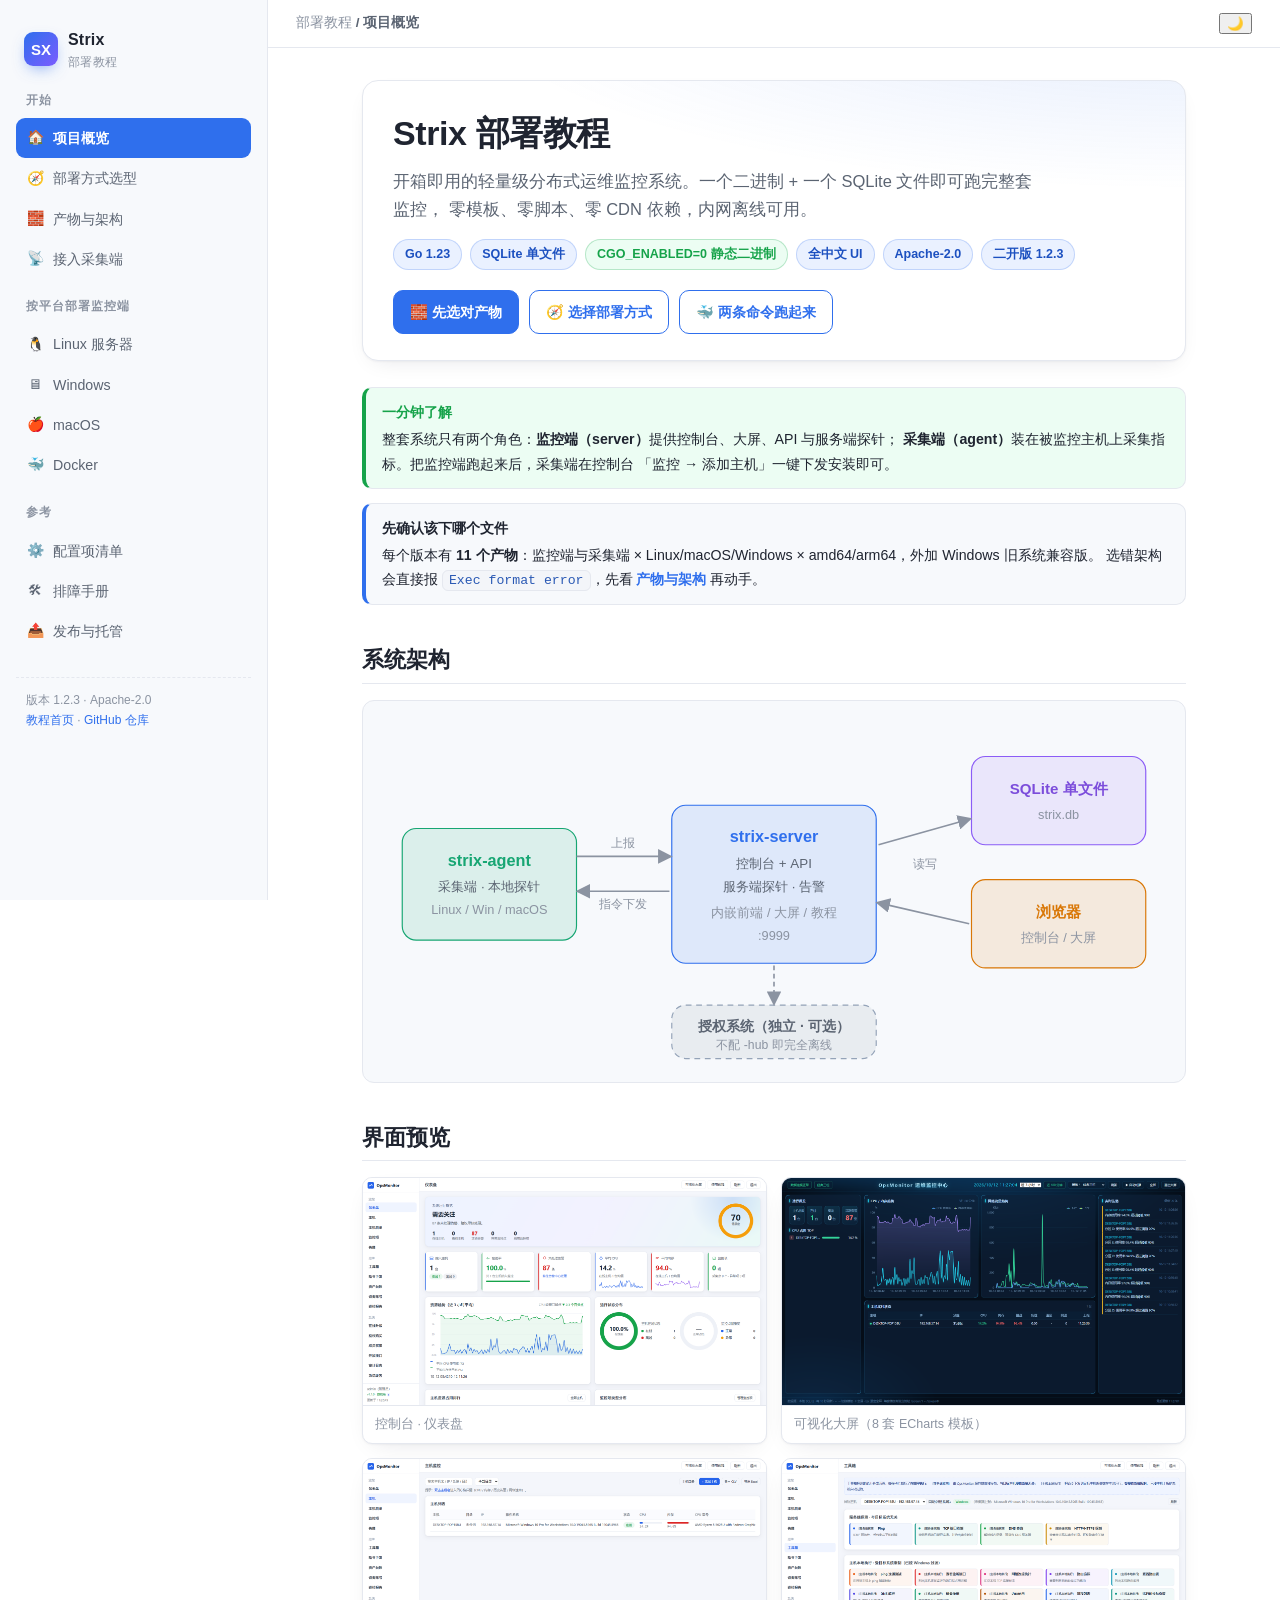
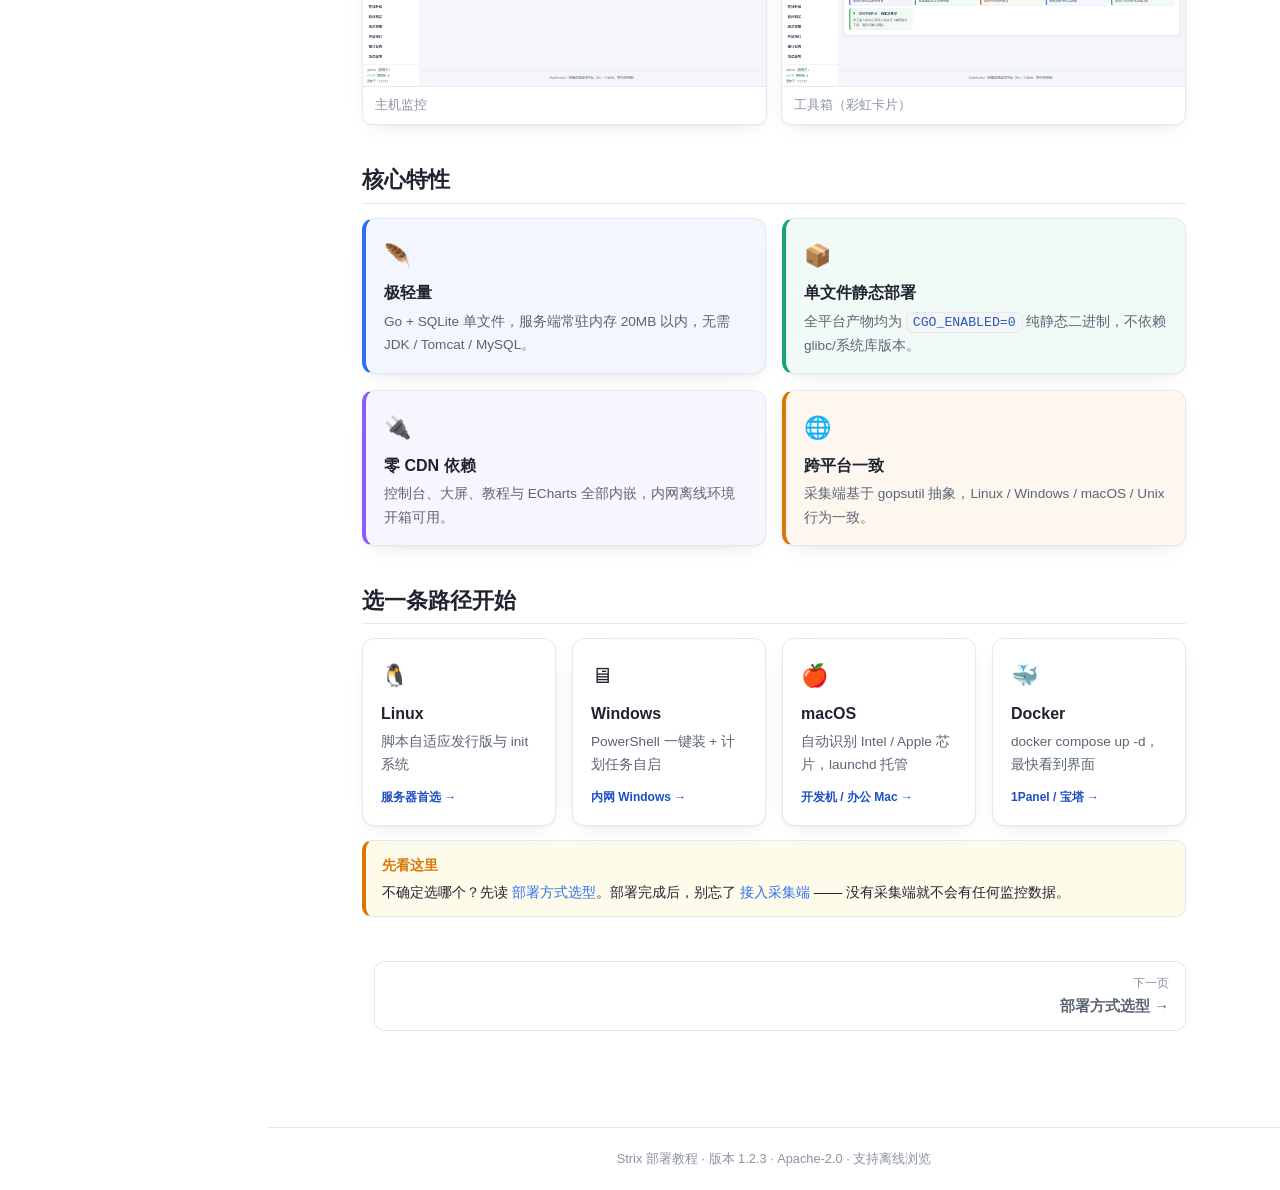
<file: index.html>
<!DOCTYPE html>
<html lang="zh-CN" data-theme="light">
<head>
<meta charset="UTF-8">
<meta name="viewport" content="width=device-width, initial-scale=1">
<title>项目概览 · Strix 部署教程</title>
<meta name="description" content="Strix 轻量级分布式运维监控系统 · 部署教程">
<link rel="icon" type="image/svg+xml" href="assets/favicon.svg">
<link rel="stylesheet" href="assets/style.css">
</head>
<body data-title="项目概览">
<div class="layout">
  <aside class="sidebar" id="sidebar"></aside>
  <div class="main">
    <header class="topbar">
      <button class="menu-toggle" id="menu-toggle" aria-label="菜单">☰</button>
      <span class="crumb" id="crumb"></span>
      <span class="spacer"></span>
      <button class="menu-toggle" id="theme-toggle" aria-label="切换主题">🌙</button>
    </header>

    <div class="content">

      <div class="hero">
        <h1>Strix 部署教程</h1>
        <p class="lead">
          开箱即用的轻量级分布式运维监控系统。一个二进制 + 一个 SQLite 文件即可跑完整套监控，
          零模板、零脚本、零 CDN 依赖，内网离线可用。
        </p>
        <div class="badges">
          <span class="badge">Go 1.23</span>
          <span class="badge">SQLite 单文件</span>
          <span class="badge g">CGO_ENABLED=0 静态二进制</span>
          <span class="badge">全中文 UI</span>
          <span class="badge">Apache-2.0</span>
          <span class="badge">二开版 1.2.3</span>
        </div>
        <div class="btn-row">
          <a class="btn" href="download.html">🧱 先选对产物</a>
          <a class="btn ghost" href="choose.html">🧭 选择部署方式</a>
          <a class="btn ghost" href="docker.html">🐳 两条命令跑起来</a>
        </div>
      </div>

      <div class="callout tip">
        <span class="t">一分钟了解</span>
        <p>整套系统只有两个角色：<b>监控端（server）</b>提供控制台、大屏、API 与服务端探针；
        <b>采集端（agent）</b>装在被监控主机上采集指标。把监控端跑起来后，采集端在控制台
        「监控 → 添加主机」一键下发安装即可。</p>
      </div>

      <div class="callout">
        <span class="t">先确认该下哪个文件</span>
        <p>每个版本有 <b>11 个产物</b>：监控端与采集端 × Linux/macOS/Windows × amd64/arm64，外加 Windows 旧系统兼容版。
        选错架构会直接报 <code>Exec format error</code>，先看 <a href="download.html"><b>产物与架构</b></a> 再动手。</p>
      </div>

      <h2>系统架构</h2>
      <div class="arch">
        <svg viewBox="0 0 680 300" role="img" aria-label="Strix 架构图">
          <defs>
            <marker id="ar" markerWidth="9" markerHeight="9" refX="7" refY="4.5" orient="auto">
              <path d="M0,0 L9,4.5 L0,9 Z" fill="#8b93a1"/>
            </marker>
          </defs>
          <!-- agent -->
          <rect x="20" y="96" width="150" height="96" rx="12" fill="#17a673" fill-opacity="0.12" stroke="#17a673"/>
          <text x="95" y="128" text-anchor="middle" font-size="14" font-weight="700" fill="#17a673">strix-agent</text>
          <text x="95" y="150" text-anchor="middle" font-size="11.5" fill="#5b6472">采集端 · 本地探针</text>
          <text x="95" y="170" text-anchor="middle" font-size="11" fill="#8b93a1">Linux / Win / macOS</text>

          <!-- server -->
          <rect x="252" y="76" width="176" height="136" rx="12" fill="#2f6fed" fill-opacity="0.12" stroke="#2f6fed"/>
          <text x="340" y="108" text-anchor="middle" font-size="14" font-weight="700" fill="#2f6fed">strix-server</text>
          <text x="340" y="130" text-anchor="middle" font-size="11.5" fill="#5b6472">控制台 + API</text>
          <text x="340" y="150" text-anchor="middle" font-size="11.5" fill="#5b6472">服务端探针 · 告警</text>
          <text x="340" y="172" text-anchor="middle" font-size="11" fill="#8b93a1">内嵌前端 / 大屏 / 教程</text>
          <text x="340" y="192" text-anchor="middle" font-size="11" fill="#8b93a1">:9999</text>

          <!-- sqlite -->
          <rect x="510" y="34" width="150" height="76" rx="12" fill="#8b5cf6" fill-opacity="0.12" stroke="#8b5cf6"/>
          <text x="585" y="66" text-anchor="middle" font-size="13" font-weight="700" fill="#7c4ddb">SQLite 单文件</text>
          <text x="585" y="88" text-anchor="middle" font-size="11" fill="#8b93a1">strix.db</text>

          <!-- browser -->
          <rect x="510" y="140" width="150" height="76" rx="12" fill="#d97706" fill-opacity="0.12" stroke="#d97706"/>
          <text x="585" y="172" text-anchor="middle" font-size="13" font-weight="700" fill="#d97706">浏览器</text>
          <text x="585" y="194" text-anchor="middle" font-size="11" fill="#8b93a1">控制台 / 大屏</text>

          <!-- hub -->
          <rect x="252" y="248" width="176" height="46" rx="12" fill="#64748b" fill-opacity="0.10" stroke="#94a3b8" stroke-dasharray="5 4"/>
          <text x="340" y="270" text-anchor="middle" font-size="12" font-weight="600" fill="#64748b">授权系统（独立 · 可选）</text>
          <text x="340" y="286" text-anchor="middle" font-size="10.5" fill="#8b93a1">不配 -hub 即完全离线</text>

          <!-- arrows -->
          <line x1="170" y1="120" x2="250" y2="120" stroke="#8b93a1" stroke-width="1.4" marker-end="url(#ar)"/>
          <text x="210" y="112" text-anchor="middle" font-size="10.5" fill="#8b93a1">上报</text>
          <line x1="250" y1="150" x2="172" y2="150" stroke="#8b93a1" stroke-width="1.4" marker-end="url(#ar)"/>
          <text x="210" y="164" text-anchor="middle" font-size="10.5" fill="#8b93a1">指令下发</text>
          <line x1="430" y1="110" x2="508" y2="88" stroke="#8b93a1" stroke-width="1.4" marker-end="url(#ar)"/>
          <line x1="508" y1="178" x2="430" y2="160" stroke="#8b93a1" stroke-width="1.4" marker-end="url(#ar)"/>
          <text x="470" y="130" text-anchor="middle" font-size="10.5" fill="#8b93a1">读写</text>
          <line x1="340" y1="214" x2="340" y2="246" stroke="#94a3b8" stroke-width="1.4" stroke-dasharray="4 3" marker-end="url(#ar)"/>
        </svg>
      </div>

      <h2>界面预览</h2>
      <div class="shots">
        <figure class="shot" style="margin:0">
          <img src="assets/screenshots/dashboard.png" alt="控制台仪表盘" loading="lazy">
          <figcaption class="cap">控制台 · 仪表盘</figcaption>
        </figure>
        <figure class="shot" style="margin:0">
          <img src="assets/screenshots/screen-1.png" alt="可视化大屏" loading="lazy">
          <figcaption class="cap">可视化大屏（8 套 ECharts 模板）</figcaption>
        </figure>
        <figure class="shot" style="margin:0">
          <img src="assets/screenshots/hosts.png" alt="主机监控" loading="lazy">
          <figcaption class="cap">主机监控</figcaption>
        </figure>
        <figure class="shot" style="margin:0">
          <img src="assets/screenshots/tools.png" alt="工具箱" loading="lazy">
          <figcaption class="cap">工具箱（彩虹卡片）</figcaption>
        </figure>
      </div>

      <h2>核心特性</h2>
      <div class="grid c2">
        <div class="card rainbow" style="--tc:#2f6fed">
          <div class="c-ico">🪶</div>
          <h3>极轻量</h3>
          <p>Go + SQLite 单文件，服务端常驻内存 20MB 以内，无需 JDK / Tomcat / MySQL。</p>
        </div>
        <div class="card rainbow" style="--tc:#17a673">
          <div class="c-ico">📦</div>
          <h3>单文件静态部署</h3>
          <p>全平台产物均为 <code>CGO_ENABLED=0</code> 纯静态二进制，不依赖 glibc/系统库版本。</p>
        </div>
        <div class="card rainbow" style="--tc:#8b5cf6">
          <div class="c-ico">🔌</div>
          <h3>零 CDN 依赖</h3>
          <p>控制台、大屏、教程与 ECharts 全部内嵌，内网离线环境开箱可用。</p>
        </div>
        <div class="card rainbow" style="--tc:#d97706">
          <div class="c-ico">🌐</div>
          <h3>跨平台一致</h3>
          <p>采集端基于 gopsutil 抽象，Linux / Windows / macOS / Unix 行为一致。</p>
        </div>
      </div>

      <h2>选一条路径开始</h2>
      <div class="grid c4">
        <a class="card" href="linux.html">
          <div class="c-ico">🐧</div>
          <h3>Linux</h3>
          <p>脚本自适应发行版与 init 系统</p>
          <span class="tag">服务器首选 →</span>
        </a>
        <a class="card" href="windows.html">
          <div class="c-ico">🖥</div>
          <h3>Windows</h3>
          <p>PowerShell 一键装 + 计划任务自启</p>
          <span class="tag">内网 Windows →</span>
        </a>
        <a class="card" href="macos.html">
          <div class="c-ico">🍎</div>
          <h3>macOS</h3>
          <p>自动识别 Intel / Apple 芯片，launchd 托管</p>
          <span class="tag">开发机 / 办公 Mac →</span>
        </a>
        <a class="card" href="docker.html">
          <div class="c-ico">🐳</div>
          <h3>Docker</h3>
          <p>docker compose up -d，最快看到界面</p>
          <span class="tag">1Panel / 宝塔 →</span>
        </a>
      </div>

      <div class="callout warn">
        <span class="t">先看这里</span>
        <p>不确定选哪个？先读 <a href="choose.html">部署方式选型</a>。部署完成后，别忘了
        <a href="agent.html">接入采集端</a> —— 没有采集端就不会有任何监控数据。</p>
      </div>

      <div class="pager">
        <span></span>
        <a class="next" href="choose.html">
          <span class="lbl">下一页</span><b>部署方式选型 →</b>
        </a>
      </div>

    </div>
    <footer class="foot">Strix 部署教程 · 版本 1.2.3 · Apache-2.0 · 支持离线浏览</footer>
  </div>
</div>
<script src="assets/site.js"></script>
</body>
</html>
</file>
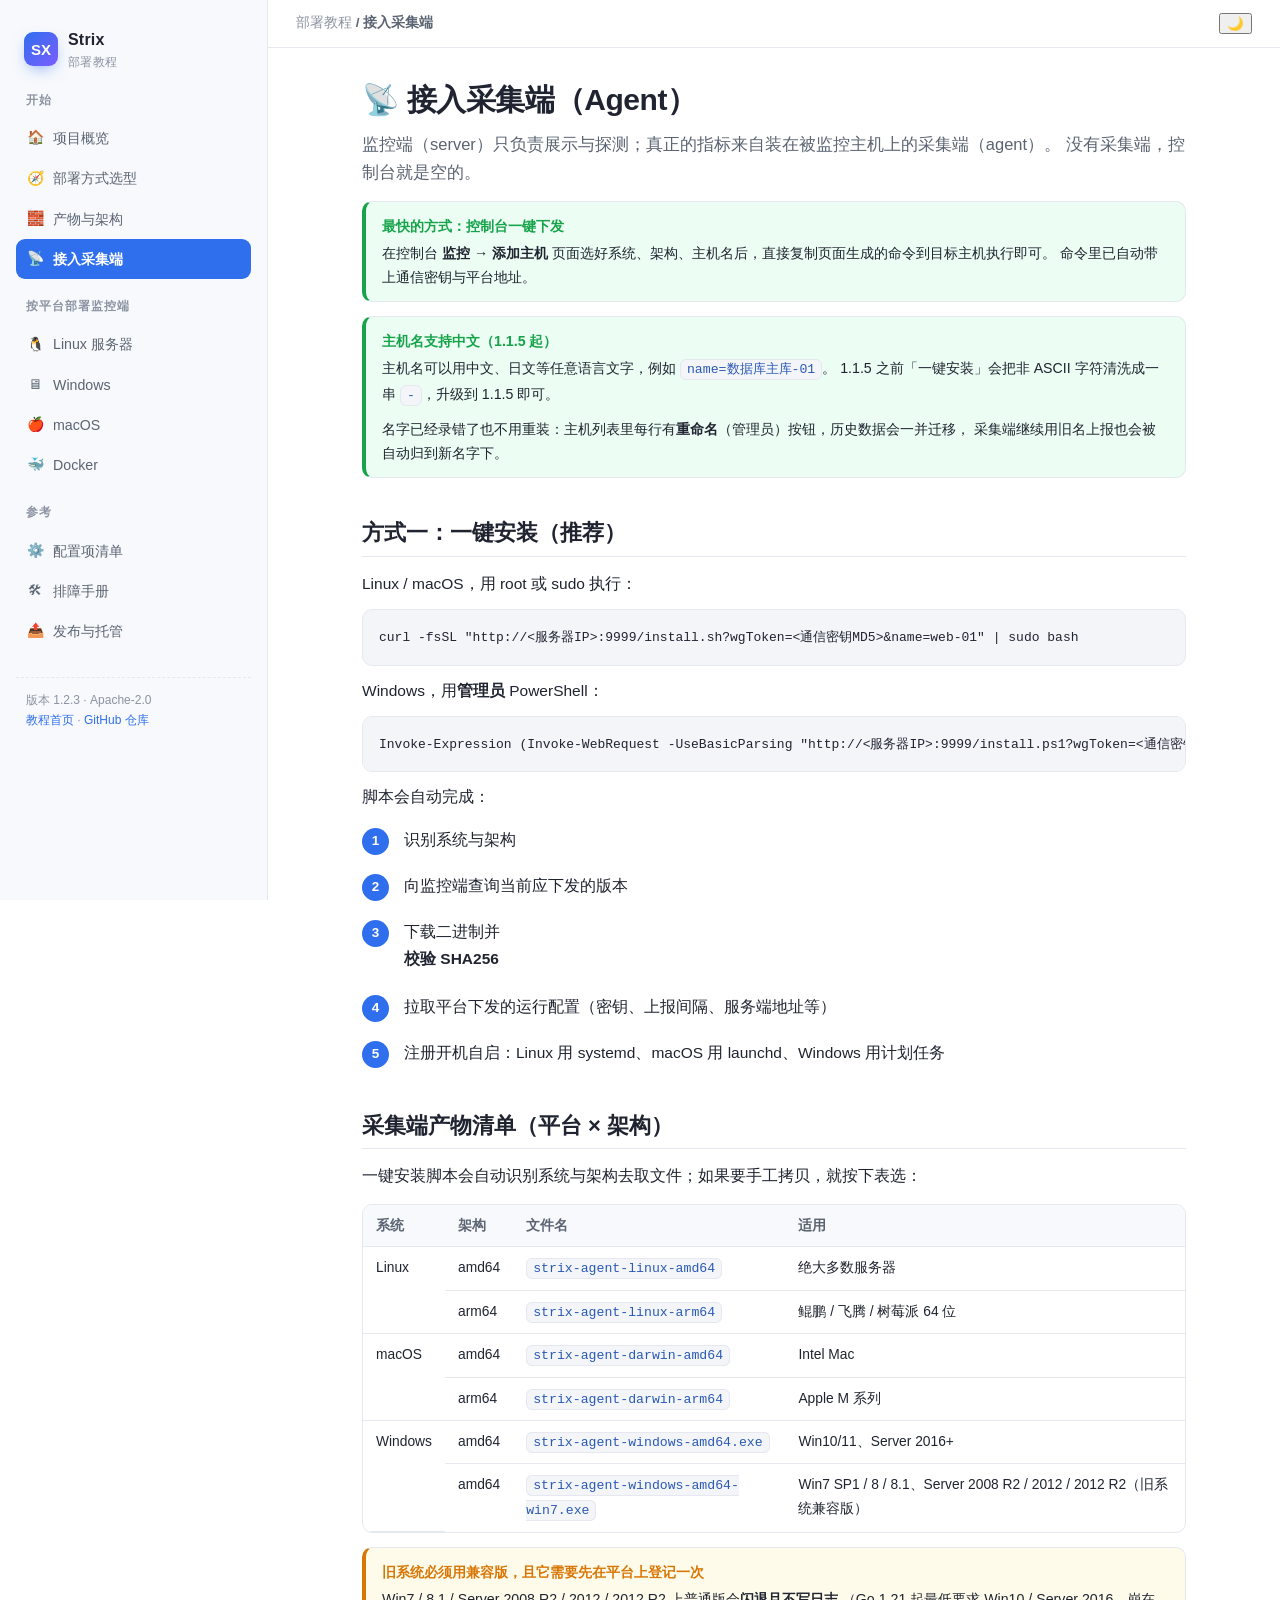
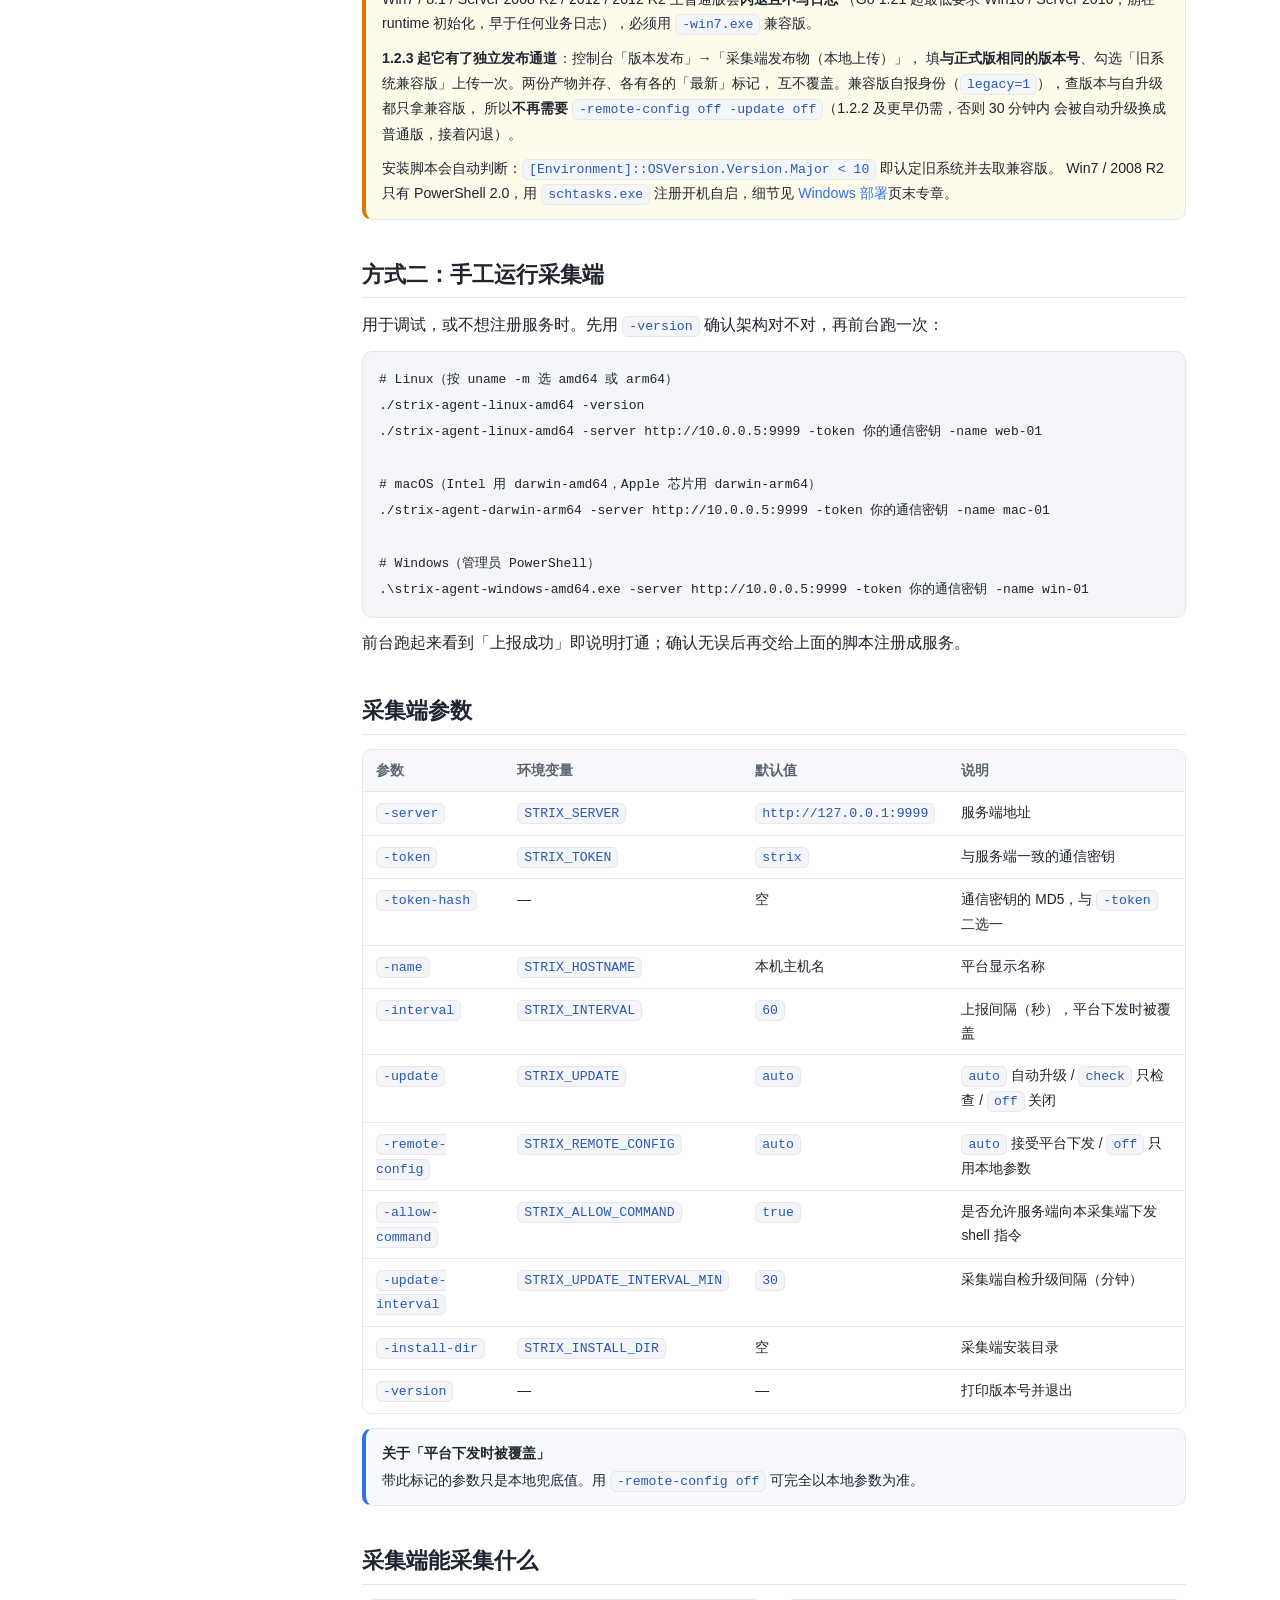
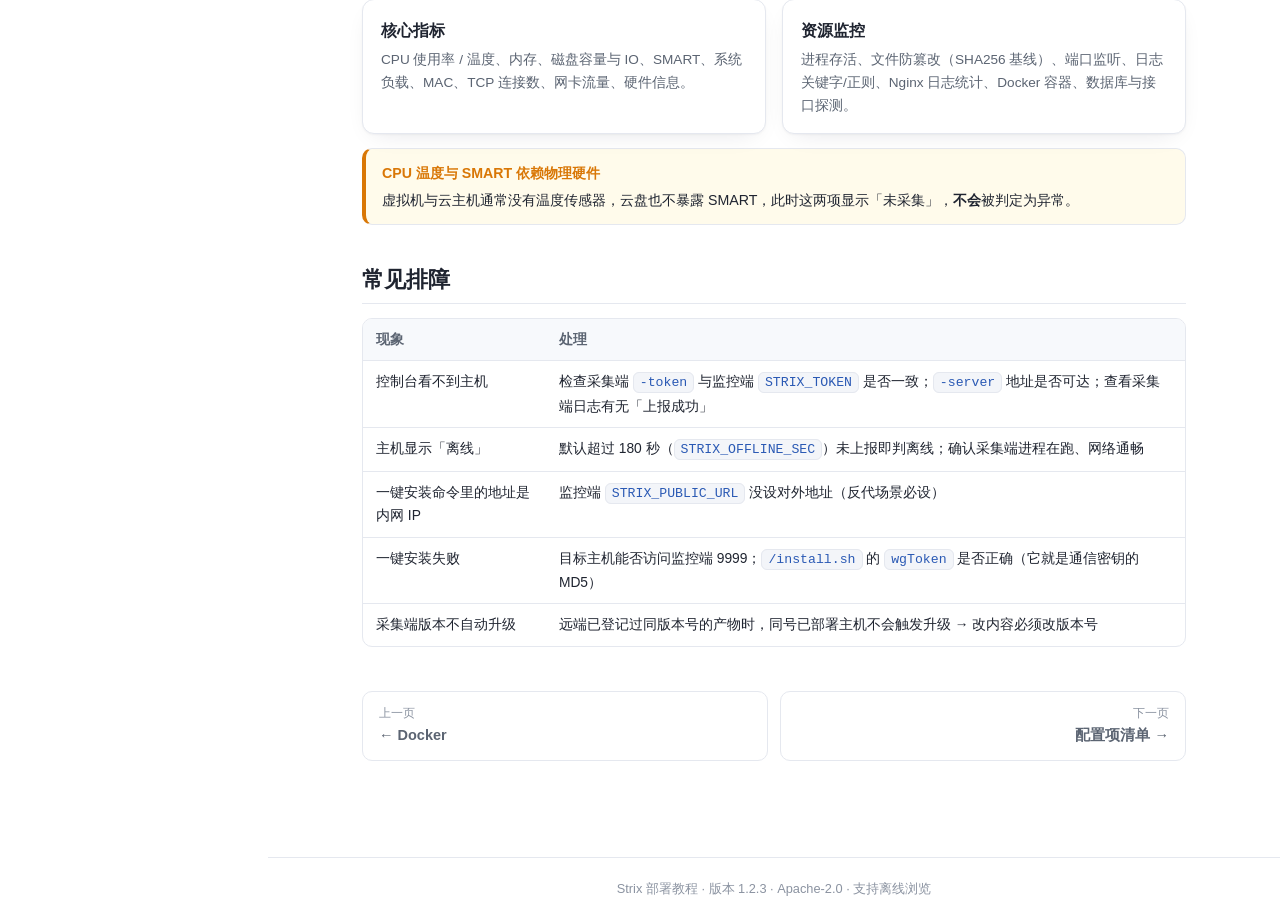
<file: agent.html>
<!DOCTYPE html>
<html lang="zh-CN" data-theme="light">
<head>
<meta charset="UTF-8">
<meta name="viewport" content="width=device-width, initial-scale=1">
<title>接入采集端 · Strix 部署教程</title>
<link rel="icon" type="image/svg+xml" href="assets/favicon.svg">
<link rel="stylesheet" href="assets/style.css">
</head>
<body data-title="接入采集端">
<div class="layout">
  <aside class="sidebar" id="sidebar"></aside>
  <div class="main">
    <header class="topbar">
      <button class="menu-toggle" id="menu-toggle" aria-label="菜单">☰</button>
      <span class="crumb" id="crumb"></span>
      <span class="spacer"></span>
      <button class="menu-toggle" id="theme-toggle" aria-label="切换主题">🌙</button>
    </header>

    <div class="content">
      <h1>📡 接入采集端（Agent）</h1>
      <p class="lead">监控端（server）只负责展示与探测；真正的指标来自装在被监控主机上的采集端（agent）。
      没有采集端，控制台就是空的。</p>

      <div class="callout tip">
        <span class="t">最快的方式：控制台一键下发</span>
        <p>在控制台 <b>监控 → 添加主机</b> 页面选好系统、架构、主机名后，直接复制页面生成的命令到目标主机执行即可。
        命令里已自动带上通信密钥与平台地址。</p>
      </div>

      <div class="callout tip">
        <span class="t">主机名支持中文（1.1.5 起）</span>
        <p>主机名可以用中文、日文等任意语言文字，例如 <code>name=数据库主库-01</code>。
        1.1.5 之前「一键安装」会把非 ASCII 字符清洗成一串 <code>-</code>，升级到 1.1.5 即可。</p>
        <p>名字已经录错了也不用重装：主机列表里每行有<b>重命名</b>（管理员）按钮，历史数据会一并迁移，
        采集端继续用旧名上报也会被自动归到新名字下。</p>
      </div>

      <h2>方式一：一键安装（推荐）</h2>
      <p>Linux / macOS，用 root 或 sudo 执行：</p>
      <pre><code>curl -fsSL "http://&lt;服务器IP&gt;:9999/install.sh?wgToken=&lt;通信密钥MD5&gt;&amp;name=web-01" | sudo bash</code></pre>
      <p>Windows，用<b>管理员</b> PowerShell：</p>
      <pre><code>Invoke-Expression (Invoke-WebRequest -UseBasicParsing "http://&lt;服务器IP&gt;:9999/install.ps1?wgToken=&lt;通信密钥MD5&gt;&amp;name=win-01").Content</code></pre>
      <p>脚本会自动完成：</p>
      <ol class="steps">
        <li>识别系统与架构</li>
        <li>向监控端查询当前应下发的版本</li>
        <li>下载二进制并<b>校验 SHA256</b></li>
        <li>拉取平台下发的运行配置（密钥、上报间隔、服务端地址等）</li>
        <li>注册开机自启：Linux 用 systemd、macOS 用 launchd、Windows 用计划任务</li>
      </ol>

      <h2>采集端产物清单（平台 × 架构）</h2>
      <p>一键安装脚本会自动识别系统与架构去取文件；如果要手工拷贝，就按下表选：</p>
      <div class="table-wrap">
        <table>
          <thead><tr><th>系统</th><th>架构</th><th>文件名</th><th>适用</th></tr></thead>
          <tbody>
            <tr><td rowspan="2">Linux</td><td>amd64</td><td><code>strix-agent-linux-amd64</code></td><td>绝大多数服务器</td></tr>
            <tr><td>arm64</td><td><code>strix-agent-linux-arm64</code></td><td>鲲鹏 / 飞腾 / 树莓派 64 位</td></tr>
            <tr><td rowspan="2">macOS</td><td>amd64</td><td><code>strix-agent-darwin-amd64</code></td><td>Intel Mac</td></tr>
            <tr><td>arm64</td><td><code>strix-agent-darwin-arm64</code></td><td>Apple M 系列</td></tr>
            <tr><td rowspan="2">Windows</td><td>amd64</td><td><code>strix-agent-windows-amd64.exe</code></td><td>Win10/11、Server 2016+</td></tr>
            <tr><td>amd64</td><td><code>strix-agent-windows-amd64-win7.exe</code></td><td>Win7 SP1 / 8 / 8.1、Server 2008 R2 / 2012 / 2012 R2（旧系统兼容版）</td></tr>
          </tbody>
        </table>
      </div>
      <div class="callout warn">
        <span class="t">旧系统必须用兼容版，且它需要先在平台上登记一次</span>
        <p>Win7 / 8.1 / Server 2008 R2 / 2012 / 2012 R2 上普通版会<b>闪退且不写日志</b>
        （Go 1.21 起最低要求 Win10 / Server 2016，崩在 runtime 初始化，早于任何业务日志），必须用
        <code>-win7.exe</code> 兼容版。</p>
        <p><b>1.2.3 起它有了独立发布通道</b>：控制台「版本发布」→「采集端发布物（本地上传）」，
        填<b>与正式版相同的版本号</b>、勾选「旧系统兼容版」上传一次。两份产物并存、各有各的「最新」标记，
        互不覆盖。兼容版自报身份（<code>legacy=1</code>），查版本与自升级都只拿兼容版，
        所以<b>不再需要</b> <code>-remote-config off -update off</code>（1.2.2 及更早仍需，否则 30 分钟内
        会被自动升级换成普通版，接着闪退）。</p>
        <p>安装脚本会自动判断：<code>[Environment]::OSVersion.Version.Major &lt; 10</code> 即认定旧系统并去取兼容版。
        Win7 / 2008 R2 只有 PowerShell 2.0，用 <code>schtasks.exe</code> 注册开机自启，细节见
        <a href="windows.html">Windows 部署</a>页末专章。</p>
      </div>

      <h2>方式二：手工运行采集端</h2>
      <p>用于调试，或不想注册服务时。先用 <code>-version</code> 确认架构对不对，再前台跑一次：</p>
      <pre><code># Linux（按 uname -m 选 amd64 或 arm64）
./strix-agent-linux-amd64 -version
./strix-agent-linux-amd64 -server http://10.0.0.5:9999 -token 你的通信密钥 -name web-01

# macOS（Intel 用 darwin-amd64，Apple 芯片用 darwin-arm64）
./strix-agent-darwin-arm64 -server http://10.0.0.5:9999 -token 你的通信密钥 -name mac-01

# Windows（管理员 PowerShell）
.\strix-agent-windows-amd64.exe -server http://10.0.0.5:9999 -token 你的通信密钥 -name win-01</code></pre>
      <p>前台跑起来看到「上报成功」即说明打通；确认无误后再交给上面的脚本注册成服务。</p>

      <h2>采集端参数</h2>
      <div class="table-wrap">
        <table>
          <thead><tr><th>参数</th><th>环境变量</th><th>默认值</th><th>说明</th></tr></thead>
          <tbody>
            <tr><td><code>-server</code></td><td><code>STRIX_SERVER</code></td><td><code>http://127.0.0.1:9999</code></td><td>服务端地址</td></tr>
            <tr><td><code>-token</code></td><td><code>STRIX_TOKEN</code></td><td><code>strix</code></td><td>与服务端一致的通信密钥</td></tr>
            <tr><td><code>-token-hash</code></td><td>—</td><td>空</td><td>通信密钥的 MD5，与 <code>-token</code> 二选一</td></tr>
            <tr><td><code>-name</code></td><td><code>STRIX_HOSTNAME</code></td><td>本机主机名</td><td>平台显示名称</td></tr>
            <tr><td><code>-interval</code></td><td><code>STRIX_INTERVAL</code></td><td><code>60</code></td><td>上报间隔（秒），平台下发时被覆盖</td></tr>
            <tr><td><code>-update</code></td><td><code>STRIX_UPDATE</code></td><td><code>auto</code></td><td><code>auto</code> 自动升级 / <code>check</code> 只检查 / <code>off</code> 关闭</td></tr>
            <tr><td><code>-remote-config</code></td><td><code>STRIX_REMOTE_CONFIG</code></td><td><code>auto</code></td><td><code>auto</code> 接受平台下发 / <code>off</code> 只用本地参数</td></tr>
            <tr><td><code>-allow-command</code></td><td><code>STRIX_ALLOW_COMMAND</code></td><td><code>true</code></td><td>是否允许服务端向本采集端下发 shell 指令</td></tr>
            <tr><td><code>-update-interval</code></td><td><code>STRIX_UPDATE_INTERVAL_MIN</code></td><td><code>30</code></td><td>采集端自检升级间隔（分钟）</td></tr>
            <tr><td><code>-install-dir</code></td><td><code>STRIX_INSTALL_DIR</code></td><td>空</td><td>采集端安装目录</td></tr>
            <tr><td><code>-version</code></td><td>—</td><td>—</td><td>打印版本号并退出</td></tr>
          </tbody>
        </table>
      </div>
      <div class="callout">
        <span class="t">关于「平台下发时被覆盖」</span>
        <p>带此标记的参数只是本地兜底值。用 <code>-remote-config off</code> 可完全以本地参数为准。</p>
      </div>

      <h2>采集端能采集什么</h2>
      <div class="grid c2">
        <div class="card"><h3>核心指标</h3><p>CPU 使用率 / 温度、内存、磁盘容量与 IO、SMART、系统负载、MAC、TCP 连接数、网卡流量、硬件信息。</p></div>
        <div class="card"><h3>资源监控</h3><p>进程存活、文件防篡改（SHA256 基线）、端口监听、日志关键字/正则、Nginx 日志统计、Docker 容器、数据库与接口探测。</p></div>
      </div>
      <div class="callout warn">
        <span class="t">CPU 温度与 SMART 依赖物理硬件</span>
        <p>虚拟机与云主机通常没有温度传感器，云盘也不暴露 SMART，此时这两项显示「未采集」，<b>不会</b>被判定为异常。</p>
      </div>

      <h2>常见排障</h2>
      <div class="table-wrap">
        <table>
          <thead><tr><th>现象</th><th>处理</th></tr></thead>
          <tbody>
            <tr><td>控制台看不到主机</td><td>检查采集端 <code>-token</code> 与监控端 <code>STRIX_TOKEN</code> 是否一致；<code>-server</code> 地址是否可达；查看采集端日志有无「上报成功」</td></tr>
            <tr><td>主机显示「离线」</td><td>默认超过 180 秒（<code>STRIX_OFFLINE_SEC</code>）未上报即判离线；确认采集端进程在跑、网络通畅</td></tr>
            <tr><td>一键安装命令里的地址是内网 IP</td><td>监控端 <code>STRIX_PUBLIC_URL</code> 没设对外地址（反代场景必设）</td></tr>
            <tr><td>一键安装失败</td><td>目标主机能否访问监控端 9999；<code>/install.sh</code> 的 <code>wgToken</code> 是否正确（它就是通信密钥的 MD5）</td></tr>
            <tr><td>采集端版本不自动升级</td><td>远端已登记过同版本号的产物时，同号已部署主机不会触发升级 → 改内容必须改版本号</td></tr>
          </tbody>
        </table>
      </div>

      <div class="pager">
        <a href="docker.html"><span class="lbl">上一页</span><b>← Docker</b></a>
        <a class="next" href="config.html"><span class="lbl">下一页</span><b>配置项清单 →</b></a>
      </div>
    </div>
    <footer class="foot">Strix 部署教程 · 版本 1.2.3 · Apache-2.0 · 支持离线浏览</footer>
  </div>
</div>
<script src="assets/site.js"></script>
</body>
</html>
</file>
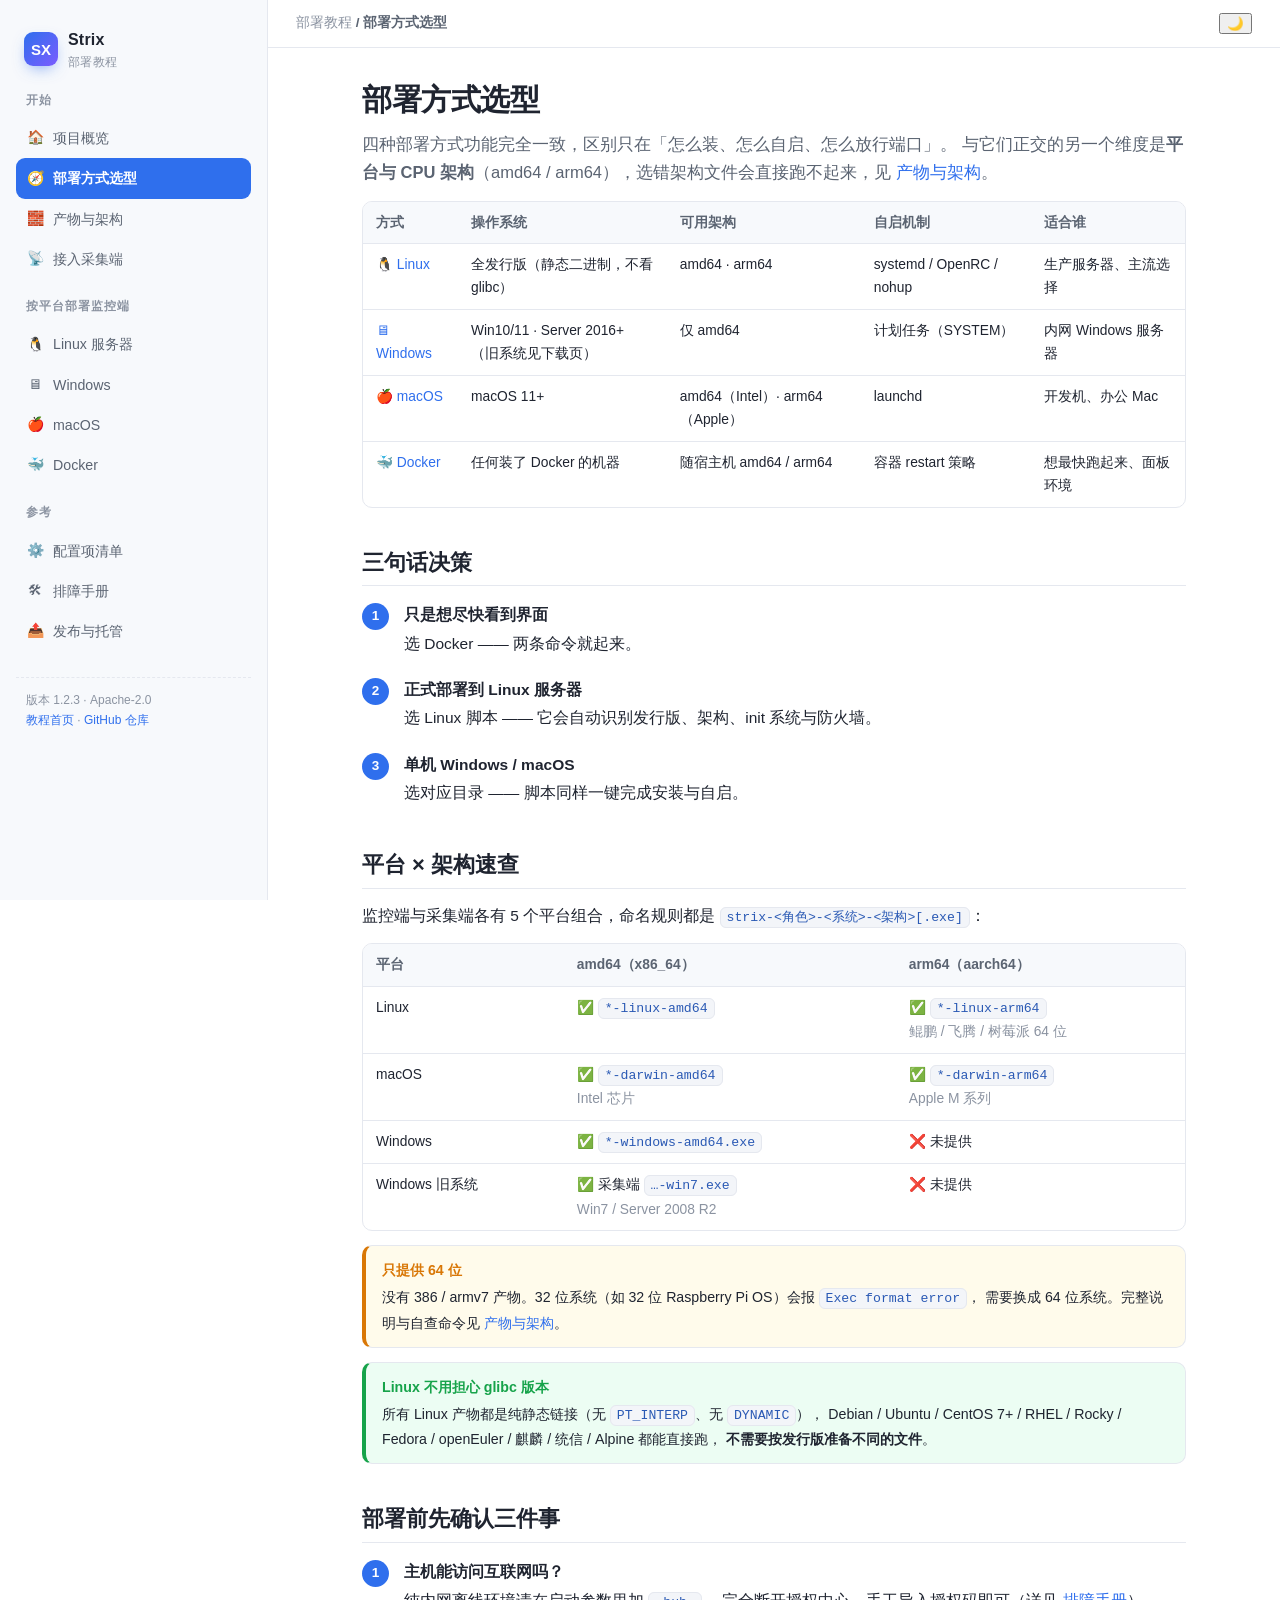
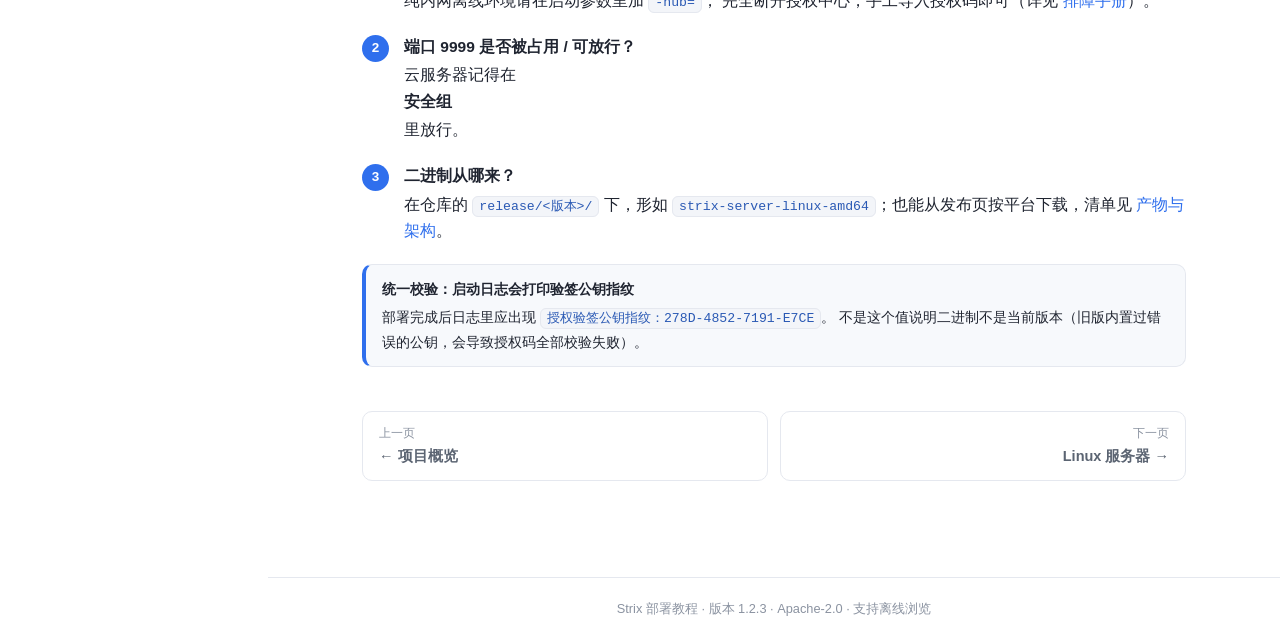
<file: choose.html>
<!DOCTYPE html>
<html lang="zh-CN" data-theme="light">
<head>
<meta charset="UTF-8">
<meta name="viewport" content="width=device-width, initial-scale=1">
<title>部署方式选型 · Strix 部署教程</title>
<link rel="icon" type="image/svg+xml" href="assets/favicon.svg">
<link rel="stylesheet" href="assets/style.css">
</head>
<body data-title="部署方式选型">
<div class="layout">
  <aside class="sidebar" id="sidebar"></aside>
  <div class="main">
    <header class="topbar">
      <button class="menu-toggle" id="menu-toggle" aria-label="菜单">☰</button>
      <span class="crumb" id="crumb"></span>
      <span class="spacer"></span>
      <button class="menu-toggle" id="theme-toggle" aria-label="切换主题">🌙</button>
    </header>

    <div class="content">
      <h1>部署方式选型</h1>
      <p class="lead">四种部署方式功能完全一致，区别只在「怎么装、怎么自启、怎么放行端口」。
      与它们正交的另一个维度是<b>平台与 CPU 架构</b>（amd64 / arm64），选错架构文件会直接跑不起来，见
      <a href="download.html">产物与架构</a>。</p>

      <div class="table-wrap">
        <table>
          <thead><tr><th>方式</th><th>操作系统</th><th>可用架构</th><th>自启机制</th><th>适合谁</th></tr></thead>
          <tbody>
            <tr><td><a href="linux.html">🐧 Linux</a></td><td>全发行版（静态二进制，不看 glibc）</td><td>amd64 · arm64</td><td>systemd / OpenRC / nohup</td><td>生产服务器、主流选择</td></tr>
            <tr><td><a href="windows.html">🖥 Windows</a></td><td>Win10/11 · Server 2016+<br>（旧系统见下载页）</td><td>仅 amd64</td><td>计划任务（SYSTEM）</td><td>内网 Windows 服务器</td></tr>
            <tr><td><a href="macos.html">🍎 macOS</a></td><td>macOS 11+</td><td>amd64（Intel）· arm64（Apple）</td><td>launchd</td><td>开发机、办公 Mac</td></tr>
            <tr><td><a href="docker.html">🐳 Docker</a></td><td>任何装了 Docker 的机器</td><td>随宿主机 amd64 / arm64</td><td>容器 restart 策略</td><td>想最快跑起来、面板环境</td></tr>
          </tbody>
        </table>
      </div>

      <h2>三句话决策</h2>
      <ul class="steps">
        <li><b>只是想尽快看到界面</b>选 Docker —— 两条命令就起来。</li>
        <li><b>正式部署到 Linux 服务器</b>选 Linux 脚本 —— 它会自动识别发行版、架构、init 系统与防火墙。</li>
        <li><b>单机 Windows / macOS</b>选对应目录 —— 脚本同样一键完成安装与自启。</li>
      </ul>

      <h2>平台 × 架构速查</h2>
      <p>监控端与采集端各有 5 个平台组合，命名规则都是 <code>strix-&lt;角色&gt;-&lt;系统&gt;-&lt;架构&gt;[.exe]</code>：</p>
      <div class="table-wrap">
        <table>
          <thead><tr><th>平台</th><th>amd64（x86_64）</th><th>arm64（aarch64）</th></tr></thead>
          <tbody>
            <tr><td>Linux</td><td>✅ <code>*-linux-amd64</code></td><td>✅ <code>*-linux-arm64</code><br><span style="color:#8b93a1">鲲鹏 / 飞腾 / 树莓派 64 位</span></td></tr>
            <tr><td>macOS</td><td>✅ <code>*-darwin-amd64</code><br><span style="color:#8b93a1">Intel 芯片</span></td><td>✅ <code>*-darwin-arm64</code><br><span style="color:#8b93a1">Apple M 系列</span></td></tr>
            <tr><td>Windows</td><td>✅ <code>*-windows-amd64.exe</code></td><td>❌ 未提供</td></tr>
            <tr><td>Windows 旧系统</td><td>✅ 采集端 <code>…-win7.exe</code><br><span style="color:#8b93a1">Win7 / Server 2008 R2</span></td><td>❌ 未提供</td></tr>
          </tbody>
        </table>
      </div>
      <div class="callout warn">
        <span class="t">只提供 64 位</span>
        <p>没有 386 / armv7 产物。32 位系统（如 32 位 Raspberry Pi OS）会报 <code>Exec format error</code>，
        需要换成 64 位系统。完整说明与自查命令见 <a href="download.html">产物与架构</a>。</p>
      </div>

      <div class="callout tip">
        <span class="t">Linux 不用担心 glibc 版本</span>
        <p>所有 Linux 产物都是纯静态链接（无 <code>PT_INTERP</code>、无 <code>DYNAMIC</code>），
        Debian / Ubuntu / CentOS 7+ / RHEL / Rocky / Fedora / openEuler / 麒麟 / 统信 / Alpine 都能直接跑，
        <b>不需要按发行版准备不同的文件</b>。</p>
      </div>

      <h2>部署前先确认三件事</h2>
      <ol class="steps">
        <li><b>主机能访问互联网吗？</b> 纯内网离线环境请在启动参数里加 <code>-hub=</code>，
            完全断开授权中心，手工导入授权码即可（详见 <a href="troubleshoot.html">排障手册</a>）。</li>
        <li><b>端口 9999 是否被占用 / 可放行？</b> 云服务器记得在<b>安全组</b>里放行。</li>
        <li><b>二进制从哪来？</b> 在仓库的 <code>release/&lt;版本&gt;/</code> 下，形如
            <code>strix-server-linux-amd64</code>；也能从发布页按平台下载，清单见
            <a href="download.html">产物与架构</a>。</li>
      </ol>

      <div class="callout">
        <span class="t">统一校验：启动日志会打印验签公钥指纹</span>
        <p>部署完成后日志里应出现 <code>授权验签公钥指纹：278D-4852-7191-E7CE</code>。
        不是这个值说明二进制不是当前版本（旧版内置过错误的公钥，会导致授权码全部校验失败）。</p>
      </div>

      <div class="pager">
        <a href="index.html"><span class="lbl">上一页</span><b>← 项目概览</b></a>
        <a class="next" href="linux.html"><span class="lbl">下一页</span><b>Linux 服务器 →</b></a>
      </div>
    </div>
    <footer class="foot">Strix 部署教程 · 版本 1.2.3 · Apache-2.0 · 支持离线浏览</footer>
  </div>
</div>
<script src="assets/site.js"></script>
</body>
</html>
</file>
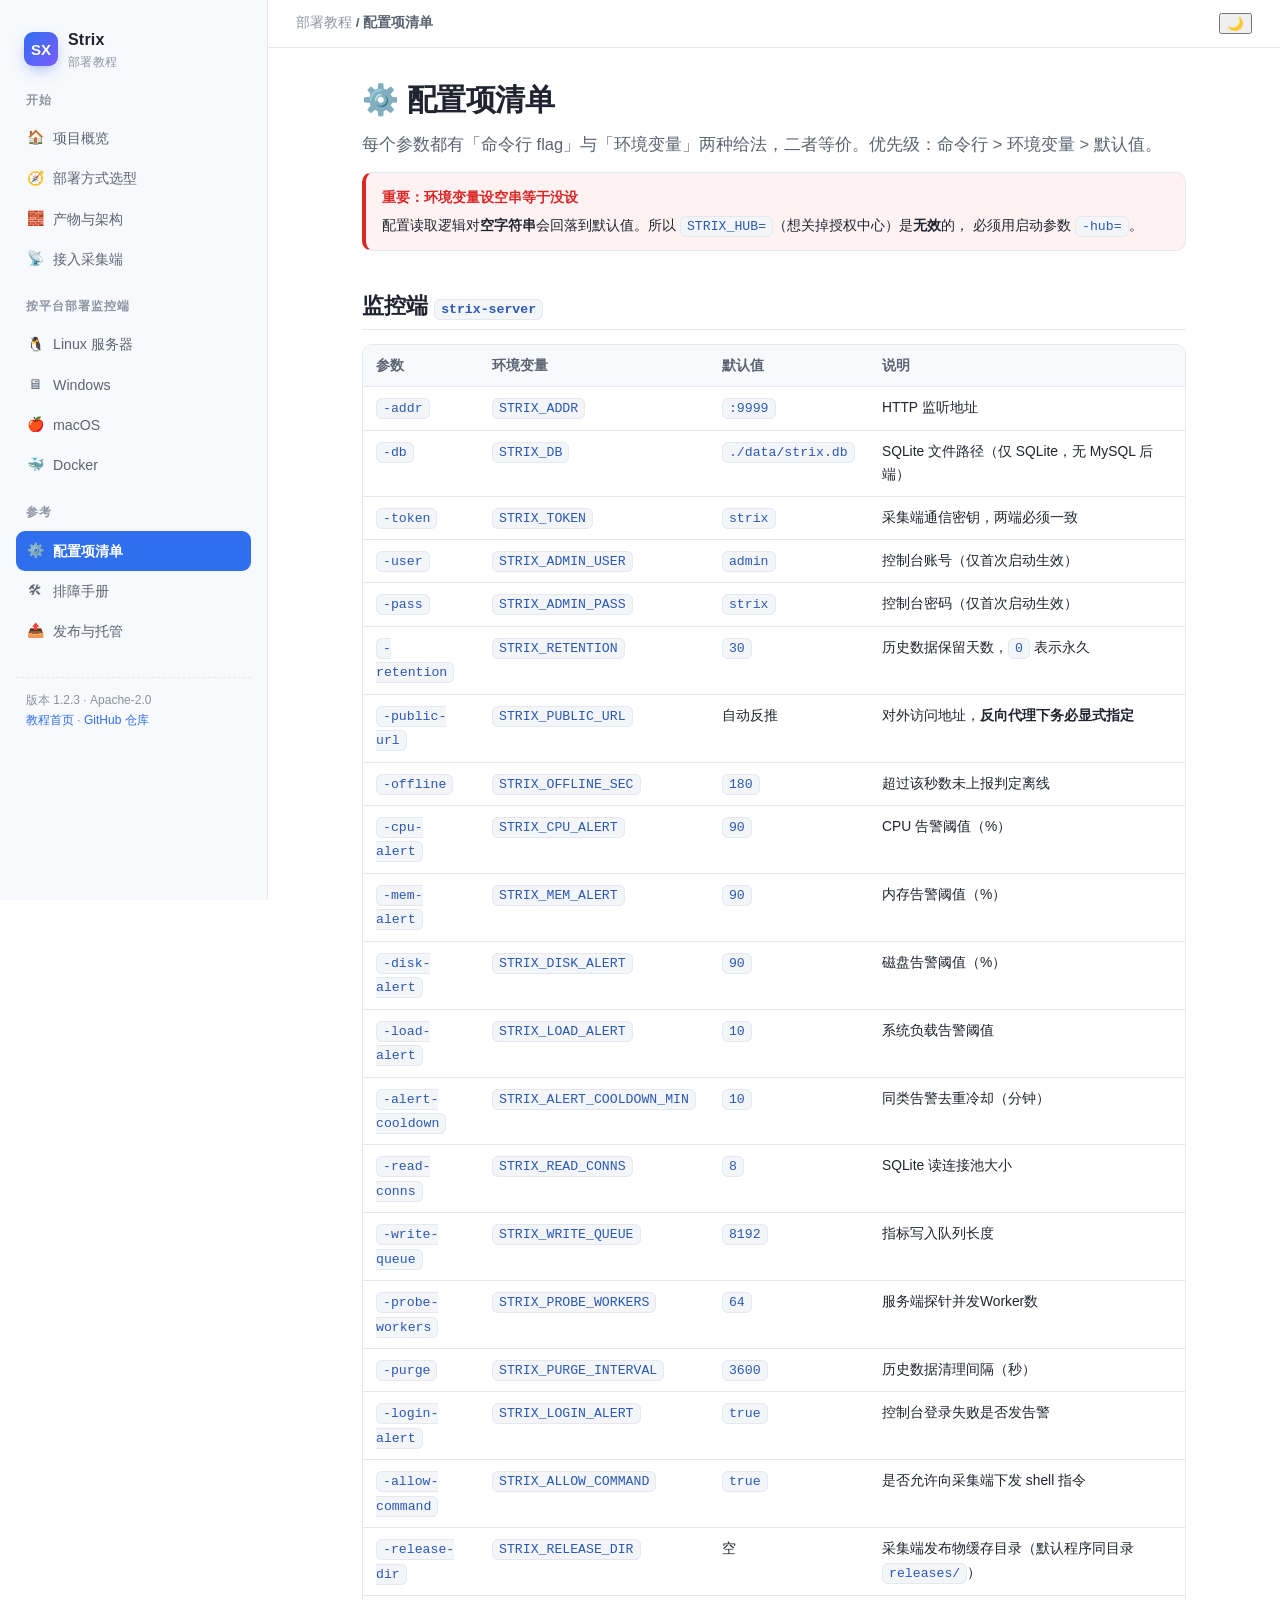
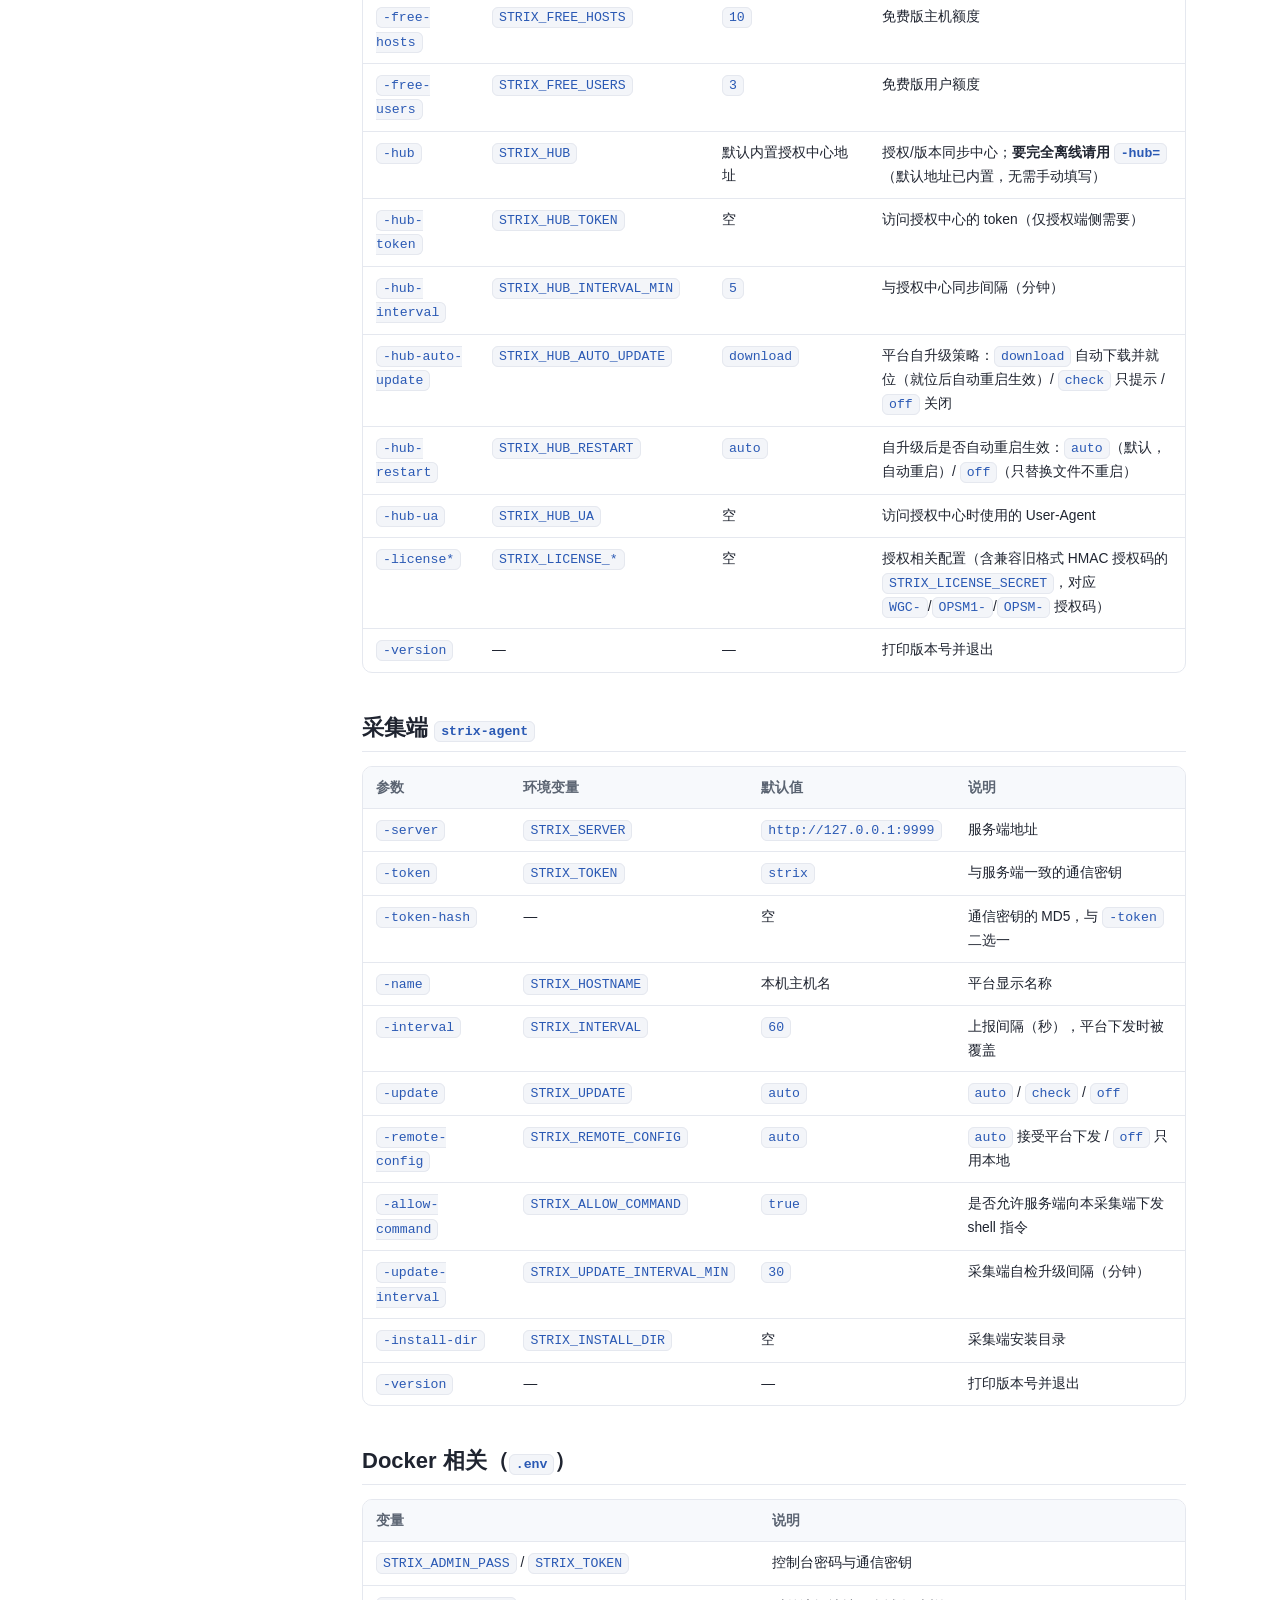
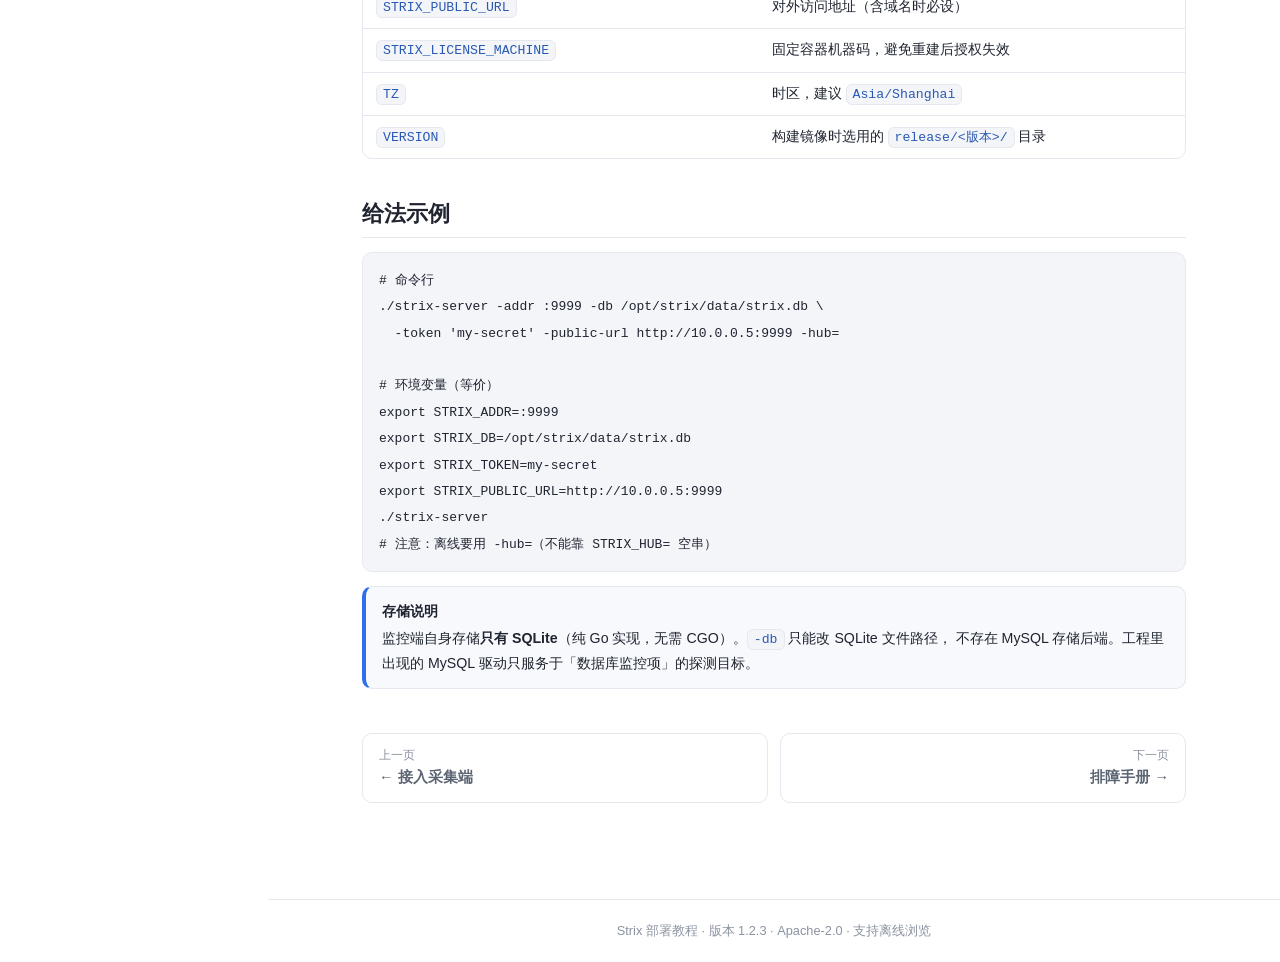
<file: config.html>
<!DOCTYPE html>
<html lang="zh-CN" data-theme="light">
<head>
<meta charset="UTF-8">
<meta name="viewport" content="width=device-width, initial-scale=1">
<title>配置项清单 · Strix 部署教程</title>
<link rel="icon" type="image/svg+xml" href="assets/favicon.svg">
<link rel="stylesheet" href="assets/style.css">
</head>
<body data-title="配置项清单">
<div class="layout">
  <aside class="sidebar" id="sidebar"></aside>
  <div class="main">
    <header class="topbar">
      <button class="menu-toggle" id="menu-toggle" aria-label="菜单">☰</button>
      <span class="crumb" id="crumb"></span>
      <span class="spacer"></span>
      <button class="menu-toggle" id="theme-toggle" aria-label="切换主题">🌙</button>
    </header>

    <div class="content">
      <h1>⚙️ 配置项清单</h1>
      <p class="lead">每个参数都有「命令行 flag」与「环境变量」两种给法，二者等价。优先级：命令行 &gt; 环境变量 &gt; 默认值。</p>

      <div class="callout danger">
        <span class="t">重要：环境变量设空串等于没设</span>
        <p>配置读取逻辑对<b>空字符串</b>会回落到默认值。所以 <code>STRIX_HUB=</code>（想关掉授权中心）是<b>无效</b>的，
        必须用启动参数 <code>-hub=</code>。</p>
      </div>

      <h2>监控端 <code>strix-server</code></h2>
      <div class="table-wrap">
        <table>
          <thead><tr><th>参数</th><th>环境变量</th><th>默认值</th><th>说明</th></tr></thead>
          <tbody>
            <tr><td><code>-addr</code></td><td><code>STRIX_ADDR</code></td><td><code>:9999</code></td><td>HTTP 监听地址</td></tr>
            <tr><td><code>-db</code></td><td><code>STRIX_DB</code></td><td><code>./data/strix.db</code></td><td>SQLite 文件路径（仅 SQLite，无 MySQL 后端）</td></tr>
            <tr><td><code>-token</code></td><td><code>STRIX_TOKEN</code></td><td><code>strix</code></td><td>采集端通信密钥，两端必须一致</td></tr>
            <tr><td><code>-user</code></td><td><code>STRIX_ADMIN_USER</code></td><td><code>admin</code></td><td>控制台账号（仅首次启动生效）</td></tr>
            <tr><td><code>-pass</code></td><td><code>STRIX_ADMIN_PASS</code></td><td><code>strix</code></td><td>控制台密码（仅首次启动生效）</td></tr>
            <tr><td><code>-retention</code></td><td><code>STRIX_RETENTION</code></td><td><code>30</code></td><td>历史数据保留天数，<code>0</code> 表示永久</td></tr>
            <tr><td><code>-public-url</code></td><td><code>STRIX_PUBLIC_URL</code></td><td>自动反推</td><td>对外访问地址，<b>反向代理下务必显式指定</b></td></tr>
            <tr><td><code>-offline</code></td><td><code>STRIX_OFFLINE_SEC</code></td><td><code>180</code></td><td>超过该秒数未上报判定离线</td></tr>
            <tr><td><code>-cpu-alert</code></td><td><code>STRIX_CPU_ALERT</code></td><td><code>90</code></td><td>CPU 告警阈值（%）</td></tr>
            <tr><td><code>-mem-alert</code></td><td><code>STRIX_MEM_ALERT</code></td><td><code>90</code></td><td>内存告警阈值（%）</td></tr>
            <tr><td><code>-disk-alert</code></td><td><code>STRIX_DISK_ALERT</code></td><td><code>90</code></td><td>磁盘告警阈值（%）</td></tr>
            <tr><td><code>-load-alert</code></td><td><code>STRIX_LOAD_ALERT</code></td><td><code>10</code></td><td>系统负载告警阈值</td></tr>
            <tr><td><code>-alert-cooldown</code></td><td><code>STRIX_ALERT_COOLDOWN_MIN</code></td><td><code>10</code></td><td>同类告警去重冷却（分钟）</td></tr>
            <tr><td><code>-read-conns</code></td><td><code>STRIX_READ_CONNS</code></td><td><code>8</code></td><td>SQLite 读连接池大小</td></tr>
            <tr><td><code>-write-queue</code></td><td><code>STRIX_WRITE_QUEUE</code></td><td><code>8192</code></td><td>指标写入队列长度</td></tr>
            <tr><td><code>-probe-workers</code></td><td><code>STRIX_PROBE_WORKERS</code></td><td><code>64</code></td><td>服务端探针并发Worker数</td></tr>
            <tr><td><code>-purge</code></td><td><code>STRIX_PURGE_INTERVAL</code></td><td><code>3600</code></td><td>历史数据清理间隔（秒）</td></tr>
            <tr><td><code>-login-alert</code></td><td><code>STRIX_LOGIN_ALERT</code></td><td><code>true</code></td><td>控制台登录失败是否发告警</td></tr>
            <tr><td><code>-allow-command</code></td><td><code>STRIX_ALLOW_COMMAND</code></td><td><code>true</code></td><td>是否允许向采集端下发 shell 指令</td></tr>
            <tr><td><code>-release-dir</code></td><td><code>STRIX_RELEASE_DIR</code></td><td>空</td><td>采集端发布物缓存目录（默认程序同目录 <code>releases/</code>）</td></tr>
            <tr><td><code>-free-hosts</code></td><td><code>STRIX_FREE_HOSTS</code></td><td><code>10</code></td><td>免费版主机额度</td></tr>
            <tr><td><code>-free-users</code></td><td><code>STRIX_FREE_USERS</code></td><td><code>3</code></td><td>免费版用户额度</td></tr>
            <tr><td><code>-hub</code></td><td><code>STRIX_HUB</code></td><td>默认内置授权中心地址</td><td>授权/版本同步中心；<b>要完全离线请用 <code>-hub=</code></b>（默认地址已内置，无需手动填写）</td></tr>
            <tr><td><code>-hub-token</code></td><td><code>STRIX_HUB_TOKEN</code></td><td>空</td><td>访问授权中心的 token（仅授权端侧需要）</td></tr>
            <tr><td><code>-hub-interval</code></td><td><code>STRIX_HUB_INTERVAL_MIN</code></td><td><code>5</code></td><td>与授权中心同步间隔（分钟）</td></tr>
            <tr><td><code>-hub-auto-update</code></td><td><code>STRIX_HUB_AUTO_UPDATE</code></td><td><code>download</code></td><td>平台自升级策略：<code>download</code> 自动下载并就位（就位后自动重启生效）/ <code>check</code> 只提示 / <code>off</code> 关闭</td></tr>
            <tr><td><code>-hub-restart</code></td><td><code>STRIX_HUB_RESTART</code></td><td><code>auto</code></td><td>自升级后是否自动重启生效：<code>auto</code>（默认，自动重启）/ <code>off</code>（只替换文件不重启）</td></tr>
            <tr><td><code>-hub-ua</code></td><td><code>STRIX_HUB_UA</code></td><td>空</td><td>访问授权中心时使用的 User-Agent</td></tr>
            <tr><td><code>-license*</code></td><td><code>STRIX_LICENSE_*</code></td><td>空</td><td>授权相关配置（含兼容旧格式 HMAC 授权码的 <code>STRIX_LICENSE_SECRET</code>，对应 <code>WGC-</code>/<code>OPSM1-</code>/<code>OPSM-</code> 授权码）</td></tr>
            <tr><td><code>-version</code></td><td>—</td><td>—</td><td>打印版本号并退出</td></tr>
          </tbody>
        </table>
      </div>

      <h2>采集端 <code>strix-agent</code></h2>
      <div class="table-wrap">
        <table>
          <thead><tr><th>参数</th><th>环境变量</th><th>默认值</th><th>说明</th></tr></thead>
          <tbody>
            <tr><td><code>-server</code></td><td><code>STRIX_SERVER</code></td><td><code>http://127.0.0.1:9999</code></td><td>服务端地址</td></tr>
            <tr><td><code>-token</code></td><td><code>STRIX_TOKEN</code></td><td><code>strix</code></td><td>与服务端一致的通信密钥</td></tr>
            <tr><td><code>-token-hash</code></td><td>—</td><td>空</td><td>通信密钥的 MD5，与 <code>-token</code> 二选一</td></tr>
            <tr><td><code>-name</code></td><td><code>STRIX_HOSTNAME</code></td><td>本机主机名</td><td>平台显示名称</td></tr>
            <tr><td><code>-interval</code></td><td><code>STRIX_INTERVAL</code></td><td><code>60</code></td><td>上报间隔（秒），平台下发时被覆盖</td></tr>
            <tr><td><code>-update</code></td><td><code>STRIX_UPDATE</code></td><td><code>auto</code></td><td><code>auto</code> / <code>check</code> / <code>off</code></td></tr>
            <tr><td><code>-remote-config</code></td><td><code>STRIX_REMOTE_CONFIG</code></td><td><code>auto</code></td><td><code>auto</code> 接受平台下发 / <code>off</code> 只用本地</td></tr>
            <tr><td><code>-allow-command</code></td><td><code>STRIX_ALLOW_COMMAND</code></td><td><code>true</code></td><td>是否允许服务端向本采集端下发 shell 指令</td></tr>
            <tr><td><code>-update-interval</code></td><td><code>STRIX_UPDATE_INTERVAL_MIN</code></td><td><code>30</code></td><td>采集端自检升级间隔（分钟）</td></tr>
            <tr><td><code>-install-dir</code></td><td><code>STRIX_INSTALL_DIR</code></td><td>空</td><td>采集端安装目录</td></tr>
            <tr><td><code>-version</code></td><td>—</td><td>—</td><td>打印版本号并退出</td></tr>
          </tbody>
        </table>
      </div>

      <h2>Docker 相关（<code>.env</code>）</h2>
      <div class="table-wrap">
        <table>
          <thead><tr><th>变量</th><th>说明</th></tr></thead>
          <tbody>
            <tr><td><code>STRIX_ADMIN_PASS</code> / <code>STRIX_TOKEN</code></td><td>控制台密码与通信密钥</td></tr>
            <tr><td><code>STRIX_PUBLIC_URL</code></td><td>对外访问地址（含域名时必设）</td></tr>
            <tr><td><code>STRIX_LICENSE_MACHINE</code></td><td>固定容器机器码，避免重建后授权失效</td></tr>
            <tr><td><code>TZ</code></td><td>时区，建议 <code>Asia/Shanghai</code></td></tr>
            <tr><td><code>VERSION</code></td><td>构建镜像时选用的 <code>release/&lt;版本&gt;/</code> 目录</td></tr>
          </tbody>
        </table>
      </div>

      <h2>给法示例</h2>
      <pre><code># 命令行
./strix-server -addr :9999 -db /opt/strix/data/strix.db \
  -token 'my-secret' -public-url http://10.0.0.5:9999 -hub=

# 环境变量（等价）
export STRIX_ADDR=:9999
export STRIX_DB=/opt/strix/data/strix.db
export STRIX_TOKEN=my-secret
export STRIX_PUBLIC_URL=http://10.0.0.5:9999
./strix-server
# 注意：离线要用 -hub=（不能靠 STRIX_HUB= 空串）</code></pre>

      <div class="callout">
        <span class="t">存储说明</span>
        <p>监控端自身存储<b>只有 SQLite</b>（纯 Go 实现，无需 CGO）。<code>-db</code> 只能改 SQLite 文件路径，
        不存在 MySQL 存储后端。工程里出现的 MySQL 驱动只服务于「数据库监控项」的探测目标。</p>
      </div>

      <div class="pager">
        <a href="agent.html"><span class="lbl">上一页</span><b>← 接入采集端</b></a>
        <a class="next" href="troubleshoot.html"><span class="lbl">下一页</span><b>排障手册 →</b></a>
      </div>
    </div>
    <footer class="foot">Strix 部署教程 · 版本 1.2.3 · Apache-2.0 · 支持离线浏览</footer>
  </div>
</div>
<script src="assets/site.js"></script>
</body>
</html>
</file>
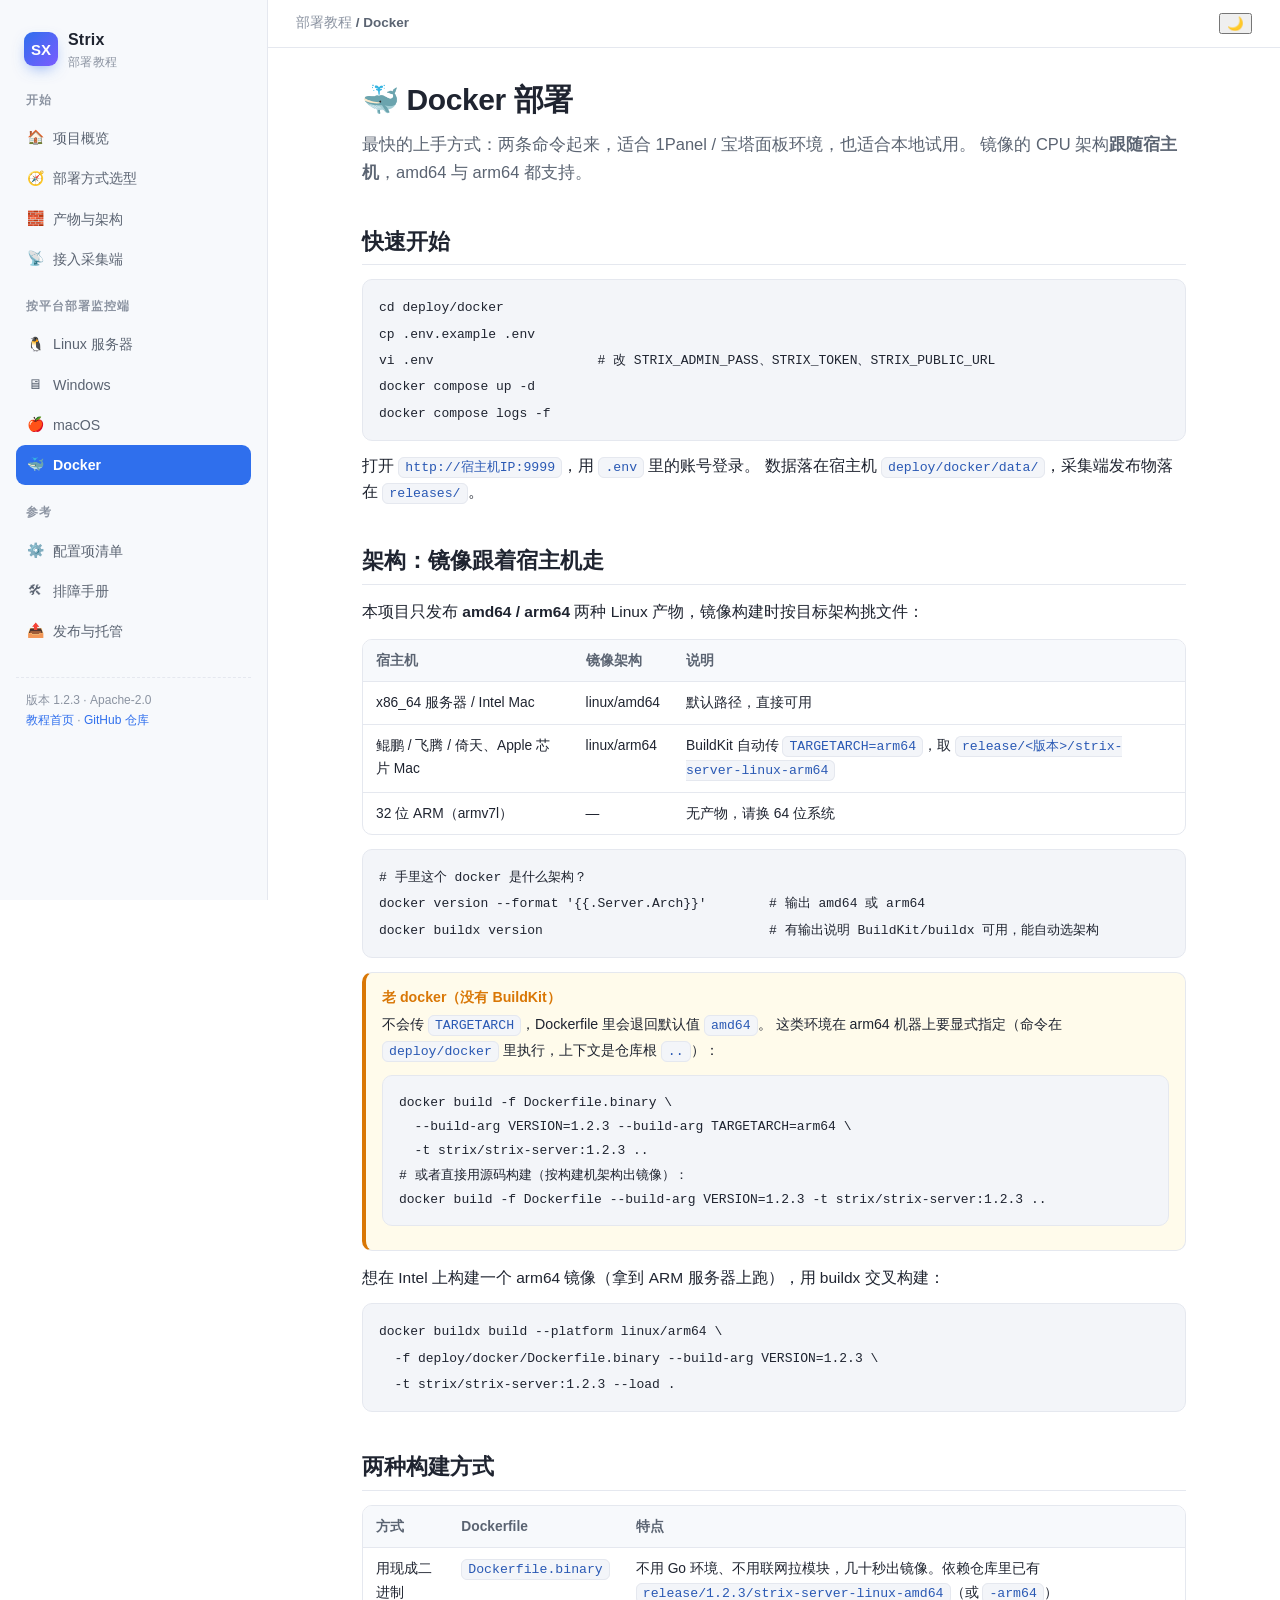
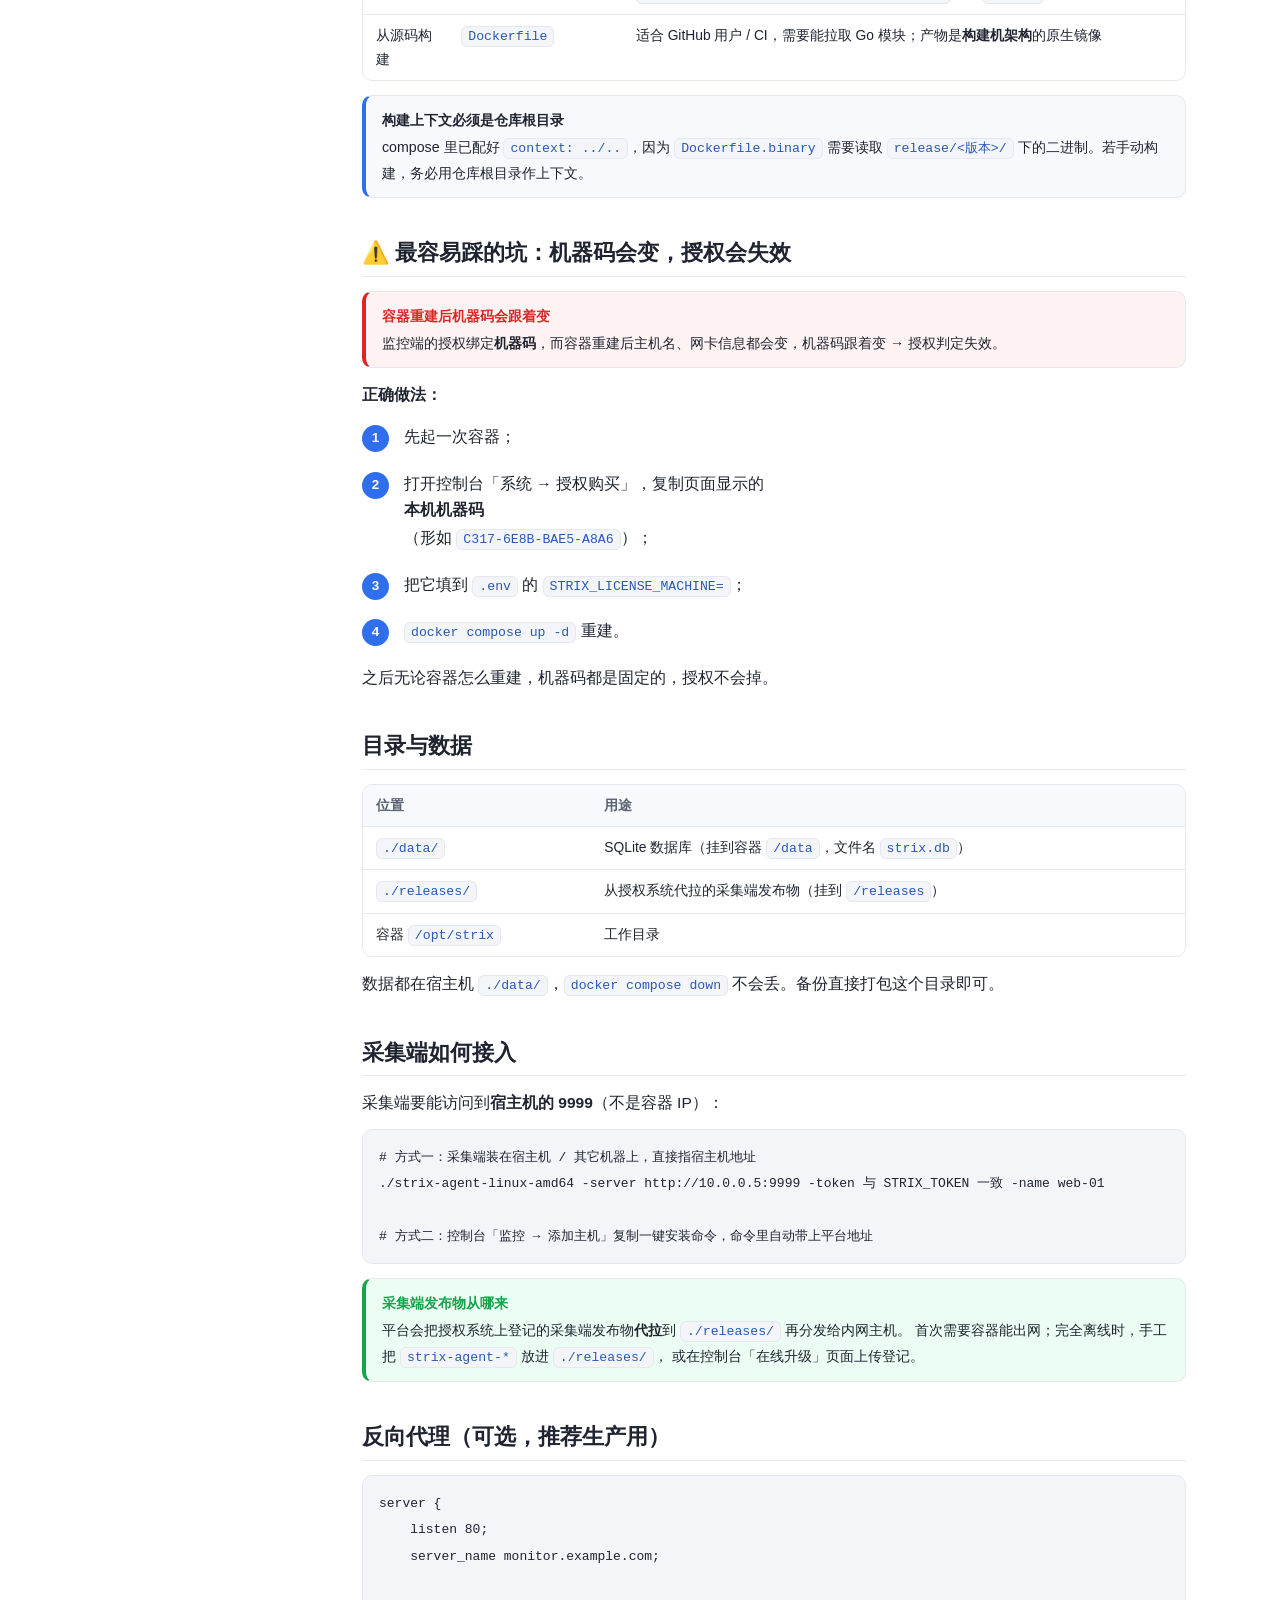
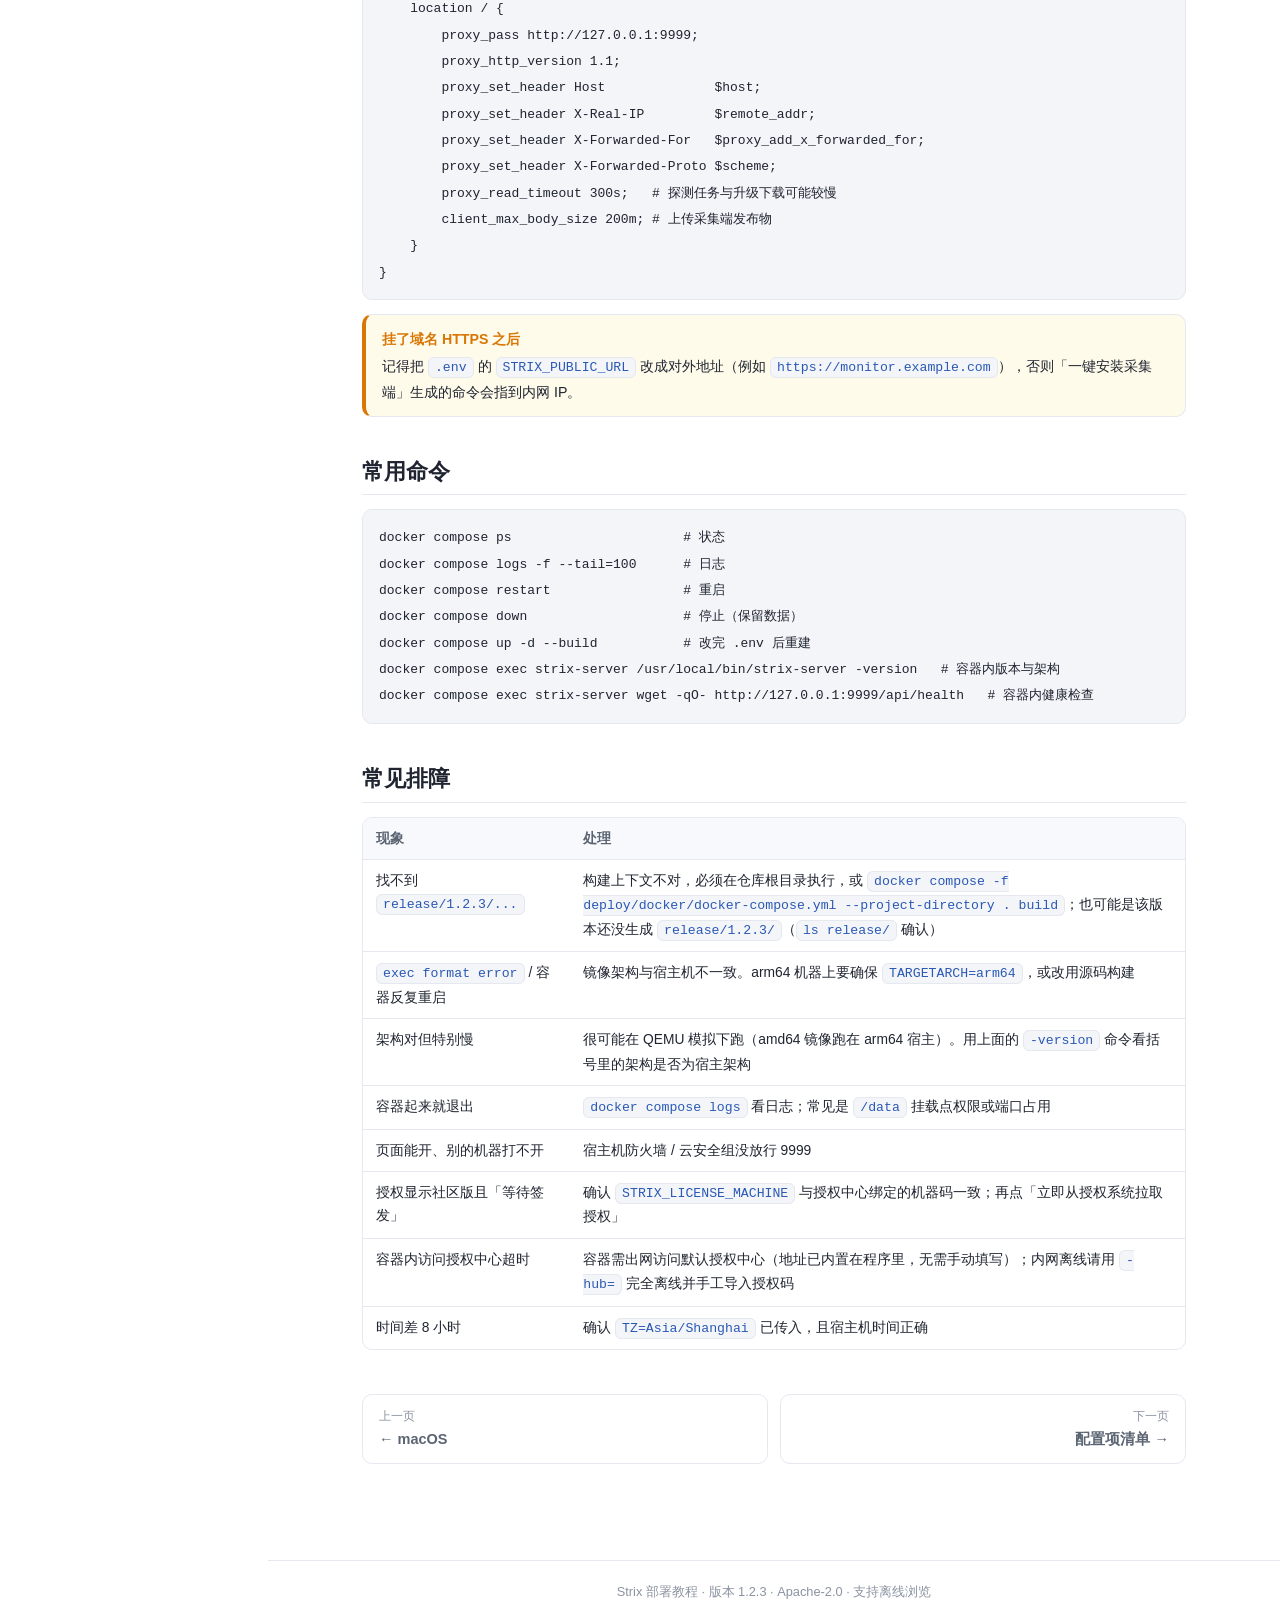
<file: docker.html>
<!DOCTYPE html>
<html lang="zh-CN" data-theme="light">
<head>
<meta charset="UTF-8">
<meta name="viewport" content="width=device-width, initial-scale=1">
<title>Docker 部署 · Strix 部署教程</title>
<link rel="icon" type="image/svg+xml" href="assets/favicon.svg">
<link rel="stylesheet" href="assets/style.css">
</head>
<body data-title="Docker">
<div class="layout">
  <aside class="sidebar" id="sidebar"></aside>
  <div class="main">
    <header class="topbar">
      <button class="menu-toggle" id="menu-toggle" aria-label="菜单">☰</button>
      <span class="crumb" id="crumb"></span>
      <span class="spacer"></span>
      <button class="menu-toggle" id="theme-toggle" aria-label="切换主题">🌙</button>
    </header>

    <div class="content">
      <h1>🐳 Docker 部署</h1>
      <p class="lead">最快的上手方式：两条命令起来，适合 1Panel / 宝塔面板环境，也适合本地试用。
      镜像的 CPU 架构<b>跟随宿主机</b>，amd64 与 arm64 都支持。</p>

      <h2>快速开始</h2>
      <pre><code>cd deploy/docker
cp .env.example .env
vi .env                     # 改 STRIX_ADMIN_PASS、STRIX_TOKEN、STRIX_PUBLIC_URL
docker compose up -d
docker compose logs -f</code></pre>
      <p>打开 <code>http://宿主机IP:9999</code>，用 <code>.env</code> 里的账号登录。
      数据落在宿主机 <code>deploy/docker/data/</code>，采集端发布物落在 <code>releases/</code>。</p>

      <h2>架构：镜像跟着宿主机走</h2>
      <p>本项目只发布 <b>amd64 / arm64</b> 两种 Linux 产物，镜像构建时按目标架构挑文件：</p>
      <div class="table-wrap">
        <table>
          <thead><tr><th>宿主机</th><th>镜像架构</th><th>说明</th></tr></thead>
          <tbody>
            <tr><td>x86_64 服务器 / Intel Mac</td><td>linux/amd64</td><td>默认路径，直接可用</td></tr>
            <tr><td>鲲鹏 / 飞腾 / 倚天、Apple 芯片 Mac</td><td>linux/arm64</td><td>BuildKit 自动传 <code>TARGETARCH=arm64</code>，取 <code>release/&lt;版本&gt;/strix-server-linux-arm64</code></td></tr>
            <tr><td>32 位 ARM（armv7l）</td><td>—</td><td>无产物，请换 64 位系统</td></tr>
          </tbody>
        </table>
      </div>
      <pre><code># 手里这个 docker 是什么架构？
docker version --format '{{.Server.Arch}}'        # 输出 amd64 或 arm64
docker buildx version                             # 有输出说明 BuildKit/buildx 可用，能自动选架构</code></pre>
      <div class="callout warn">
        <span class="t">老 docker（没有 BuildKit）</span>
        <p>不会传 <code>TARGETARCH</code>，Dockerfile 里会退回默认值 <code>amd64</code>。
        这类环境在 arm64 机器上要显式指定（命令在 <code>deploy/docker</code> 里执行，上下文是仓库根 <code>..</code>）：</p>
        <pre><code>docker build -f Dockerfile.binary \
  --build-arg VERSION=1.2.3 --build-arg TARGETARCH=arm64 \
  -t strix/strix-server:1.2.3 ..
# 或者直接用源码构建（按构建机架构出镜像）：
docker build -f Dockerfile --build-arg VERSION=1.2.3 -t strix/strix-server:1.2.3 ..</code></pre>
      </div>
      <p>想在 Intel 上构建一个 arm64 镜像（拿到 ARM 服务器上跑），用 buildx 交叉构建：</p>
      <pre><code>docker buildx build --platform linux/arm64 \
  -f deploy/docker/Dockerfile.binary --build-arg VERSION=1.2.3 \
  -t strix/strix-server:1.2.3 --load .</code></pre>

      <h2>两种构建方式</h2>
      <div class="table-wrap">
        <table>
          <thead><tr><th>方式</th><th>Dockerfile</th><th>特点</th></tr></thead>
          <tbody>
            <tr><td>用现成二进制</td><td><code>Dockerfile.binary</code></td><td>不用 Go 环境、不用联网拉模块，几十秒出镜像。依赖仓库里已有 <code>release/1.2.3/strix-server-linux-amd64</code>（或 <code>-arm64</code>）</td></tr>
            <tr><td>从源码构建</td><td><code>Dockerfile</code></td><td>适合 GitHub 用户 / CI，需要能拉取 Go 模块；产物是<b>构建机架构</b>的原生镜像</td></tr>
          </tbody>
        </table>
      </div>
      <div class="callout">
        <span class="t">构建上下文必须是仓库根目录</span>
        <p>compose 里已配好 <code>context: ../..</code>，因为 <code>Dockerfile.binary</code> 需要读取
        <code>release/&lt;版本&gt;/</code> 下的二进制。若手动构建，务必用仓库根目录作上下文。</p>
      </div>

      <h2>⚠️ 最容易踩的坑：机器码会变，授权会失效</h2>
      <div class="callout danger">
        <span class="t">容器重建后机器码会跟着变</span>
        <p>监控端的授权绑定<b>机器码</b>，而容器重建后主机名、网卡信息都会变，机器码跟着变 → 授权判定失效。</p>
      </div>
      <p><b>正确做法：</b></p>
      <ol class="steps">
        <li>先起一次容器；</li>
        <li>打开控制台「系统 → 授权购买」，复制页面显示的<b>本机机器码</b>（形如 <code>C317-6E8B-BAE5-A8A6</code>）；</li>
        <li>把它填到 <code>.env</code> 的 <code>STRIX_LICENSE_MACHINE=</code>；</li>
        <li><code>docker compose up -d</code> 重建。</li>
      </ol>
      <p>之后无论容器怎么重建，机器码都是固定的，授权不会掉。</p>

      <h2>目录与数据</h2>
      <div class="table-wrap">
        <table>
          <thead><tr><th>位置</th><th>用途</th></tr></thead>
          <tbody>
            <tr><td><code>./data/</code></td><td>SQLite 数据库（挂到容器 <code>/data</code>，文件名 <code>strix.db</code>）</td></tr>
            <tr><td><code>./releases/</code></td><td>从授权系统代拉的采集端发布物（挂到 <code>/releases</code>）</td></tr>
            <tr><td>容器 <code>/opt/strix</code></td><td>工作目录</td></tr>
          </tbody>
        </table>
      </div>
      <p>数据都在宿主机 <code>./data/</code>，<code>docker compose down</code> 不会丢。备份直接打包这个目录即可。</p>

      <h2>采集端如何接入</h2>
      <p>采集端要能访问到<b>宿主机的 9999</b>（不是容器 IP）：</p>
      <pre><code># 方式一：采集端装在宿主机 / 其它机器上，直接指宿主机地址
./strix-agent-linux-amd64 -server http://10.0.0.5:9999 -token 与 STRIX_TOKEN 一致 -name web-01

# 方式二：控制台「监控 → 添加主机」复制一键安装命令，命令里自动带上平台地址</code></pre>
      <div class="callout tip">
        <span class="t">采集端发布物从哪来</span>
        <p>平台会把授权系统上登记的采集端发布物<b>代拉</b>到 <code>./releases/</code> 再分发给内网主机。
        首次需要容器能出网；完全离线时，手工把 <code>strix-agent-*</code> 放进 <code>./releases/</code>，
        或在控制台「在线升级」页面上传登记。</p>
      </div>

      <h2>反向代理（可选，推荐生产用）</h2>
      <pre><code>server {
    listen 80;
    server_name monitor.example.com;

    location / {
        proxy_pass http://127.0.0.1:9999;
        proxy_http_version 1.1;
        proxy_set_header Host              $host;
        proxy_set_header X-Real-IP         $remote_addr;
        proxy_set_header X-Forwarded-For   $proxy_add_x_forwarded_for;
        proxy_set_header X-Forwarded-Proto $scheme;
        proxy_read_timeout 300s;   # 探测任务与升级下载可能较慢
        client_max_body_size 200m; # 上传采集端发布物
    }
}</code></pre>
      <div class="callout warn">
        <span class="t">挂了域名 HTTPS 之后</span>
        <p>记得把 <code>.env</code> 的 <code>STRIX_PUBLIC_URL</code> 改成对外地址（例如
        <code>https://monitor.example.com</code>），否则「一键安装采集端」生成的命令会指到内网 IP。</p>
      </div>

      <h2>常用命令</h2>
      <pre><code>docker compose ps                      # 状态
docker compose logs -f --tail=100      # 日志
docker compose restart                 # 重启
docker compose down                    # 停止（保留数据）
docker compose up -d --build           # 改完 .env 后重建
docker compose exec strix-server /usr/local/bin/strix-server -version   # 容器内版本与架构
docker compose exec strix-server wget -qO- http://127.0.0.1:9999/api/health   # 容器内健康检查</code></pre>

      <h2>常见排障</h2>
      <div class="table-wrap">
        <table>
          <thead><tr><th>现象</th><th>处理</th></tr></thead>
          <tbody>
            <tr><td>找不到 <code>release/1.2.3/...</code></td><td>构建上下文不对，必须在仓库根目录执行，或 <code>docker compose -f deploy/docker/docker-compose.yml --project-directory . build</code>；也可能是该版本还没生成 <code>release/1.2.3/</code>（<code>ls release/</code> 确认）</td></tr>
            <tr><td><code>exec format error</code> / 容器反复重启</td><td>镜像架构与宿主机不一致。arm64 机器上要确保 <code>TARGETARCH=arm64</code>，或改用源码构建</td></tr>
            <tr><td>架构对但特别慢</td><td>很可能在 QEMU 模拟下跑（amd64 镜像跑在 arm64 宿主）。用上面的 <code>-version</code> 命令看括号里的架构是否为宿主架构</td></tr>
            <tr><td>容器起来就退出</td><td><code>docker compose logs</code> 看日志；常见是 <code>/data</code> 挂载点权限或端口占用</td></tr>
            <tr><td>页面能开、别的机器打不开</td><td>宿主机防火墙 / 云安全组没放行 9999</td></tr>
            <tr><td>授权显示社区版且「等待签发」</td><td>确认 <code>STRIX_LICENSE_MACHINE</code> 与授权中心绑定的机器码一致；再点「立即从授权系统拉取授权」</td></tr>
            <tr><td>容器内访问授权中心超时</td><td>容器需出网访问默认授权中心（地址已内置在程序里，无需手动填写）；内网离线请用 <code>-hub=</code> 完全离线并手工导入授权码</td></tr>
            <tr><td>时间差 8 小时</td><td>确认 <code>TZ=Asia/Shanghai</code> 已传入，且宿主机时间正确</td></tr>
          </tbody>
        </table>
      </div>

      <div class="pager">
        <a href="macos.html"><span class="lbl">上一页</span><b>← macOS</b></a>
        <a class="next" href="config.html"><span class="lbl">下一页</span><b>配置项清单 →</b></a>
      </div>
    </div>
    <footer class="foot">Strix 部署教程 · 版本 1.2.3 · Apache-2.0 · 支持离线浏览</footer>
  </div>
</div>
<script src="assets/site.js"></script>
</body>
</html>
</file>
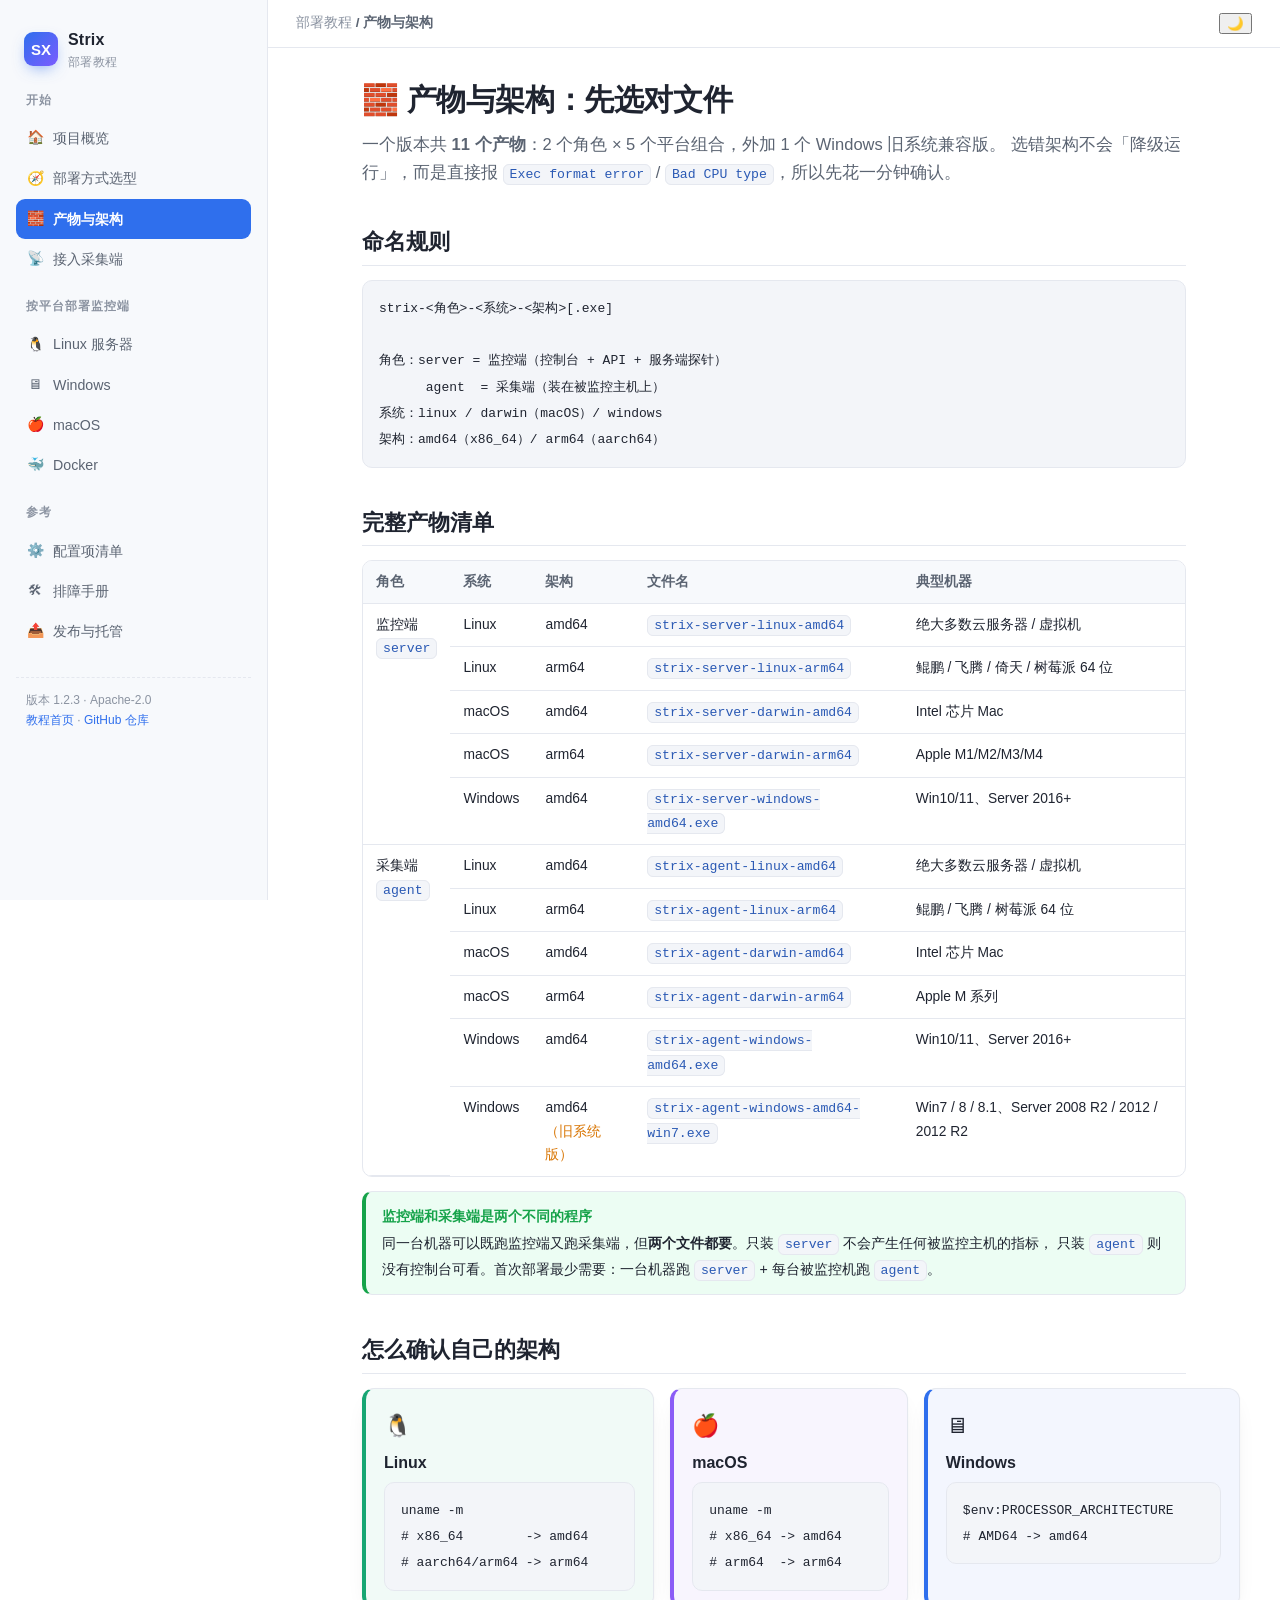
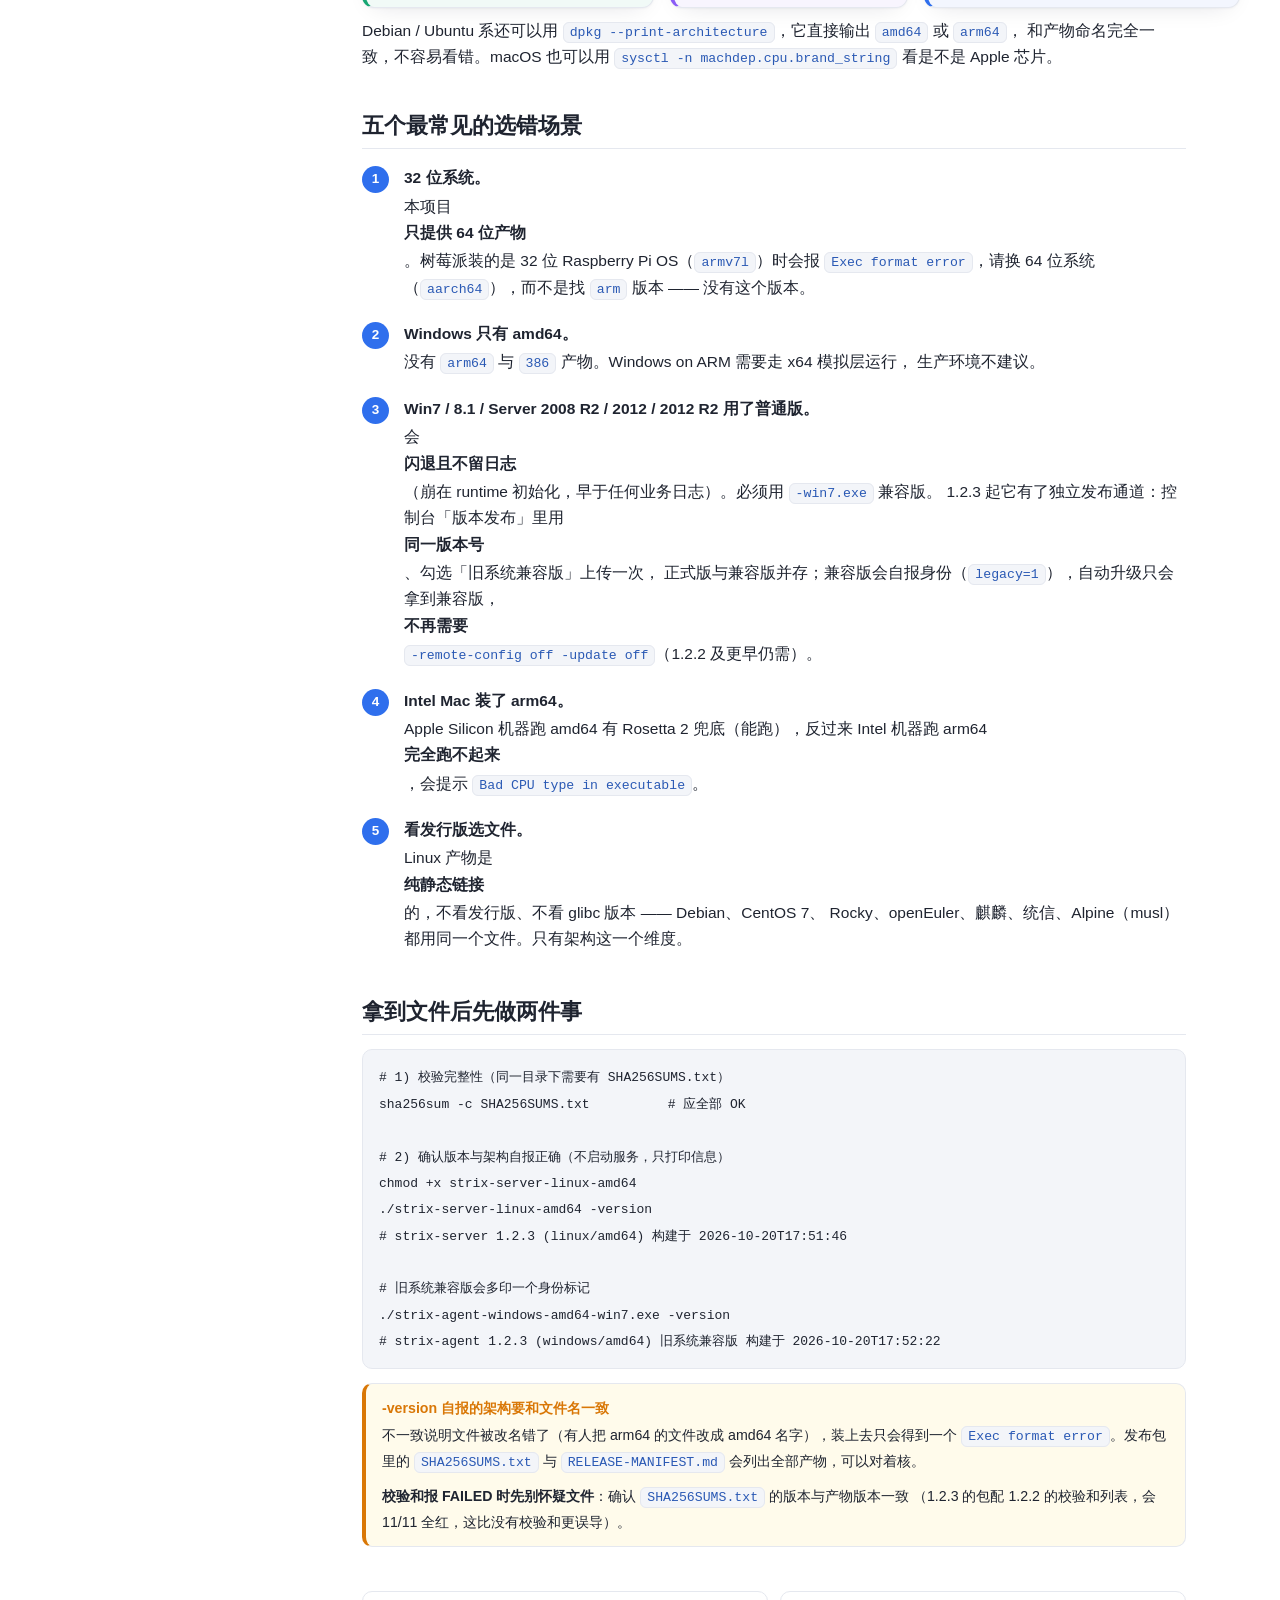
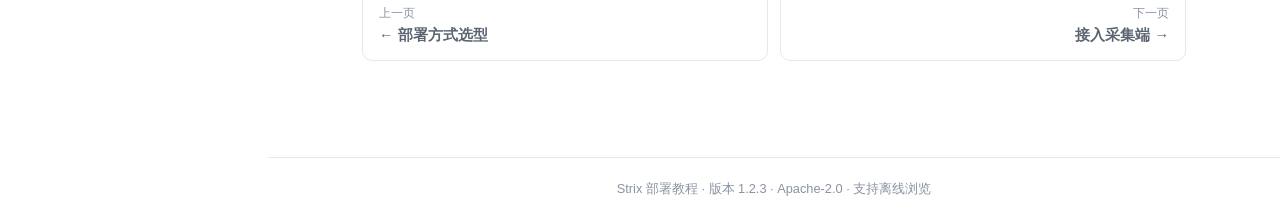
<file: download.html>
<!DOCTYPE html>
<html lang="zh-CN" data-theme="light">
<head>
<meta charset="UTF-8">
<meta name="viewport" content="width=device-width, initial-scale=1">
<title>产物与架构 · Strix 部署教程</title>
<meta name="description" content="Strix 各平台、各 CPU 架构的产物清单与选型规则">
<link rel="icon" type="image/svg+xml" href="assets/favicon.svg">
<link rel="stylesheet" href="assets/style.css">
</head>
<body data-title="产物与架构">
<div class="layout">
  <aside class="sidebar" id="sidebar"></aside>
  <div class="main">
    <header class="topbar">
      <button class="menu-toggle" id="menu-toggle" aria-label="菜单">☰</button>
      <span class="crumb" id="crumb"></span>
      <span class="spacer"></span>
      <button class="menu-toggle" id="theme-toggle" aria-label="切换主题">🌙</button>
    </header>

    <div class="content">
      <h1>🧱 产物与架构：先选对文件</h1>
      <p class="lead">一个版本共 <b>11 个产物</b>：2 个角色 × 5 个平台组合，外加 1 个 Windows 旧系统兼容版。
      选错架构不会「降级运行」，而是直接报 <code>Exec format error</code> / <code>Bad CPU type</code>，所以先花一分钟确认。</p>

      <h2>命名规则</h2>
      <pre><code>strix-&lt;角色&gt;-&lt;系统&gt;-&lt;架构&gt;[.exe]

角色：server = 监控端（控制台 + API + 服务端探针）
      agent  = 采集端（装在被监控主机上）
系统：linux / darwin（macOS）/ windows
架构：amd64（x86_64）/ arm64（aarch64）</code></pre>

      <h2>完整产物清单</h2>
      <div class="table-wrap">
        <table>
          <thead><tr><th>角色</th><th>系统</th><th>架构</th><th>文件名</th><th>典型机器</th></tr></thead>
          <tbody>
            <tr><td rowspan="5">监控端<br><code>server</code></td><td>Linux</td><td>amd64</td><td><code>strix-server-linux-amd64</code></td><td>绝大多数云服务器 / 虚拟机</td></tr>
            <tr><td>Linux</td><td>arm64</td><td><code>strix-server-linux-arm64</code></td><td>鲲鹏 / 飞腾 / 倚天 / 树莓派 64 位</td></tr>
            <tr><td>macOS</td><td>amd64</td><td><code>strix-server-darwin-amd64</code></td><td>Intel 芯片 Mac</td></tr>
            <tr><td>macOS</td><td>arm64</td><td><code>strix-server-darwin-arm64</code></td><td>Apple M1/M2/M3/M4</td></tr>
            <tr><td>Windows</td><td>amd64</td><td><code>strix-server-windows-amd64.exe</code></td><td>Win10/11、Server 2016+</td></tr>
            <tr><td rowspan="6">采集端<br><code>agent</code></td><td>Linux</td><td>amd64</td><td><code>strix-agent-linux-amd64</code></td><td>绝大多数云服务器 / 虚拟机</td></tr>
            <tr><td>Linux</td><td>arm64</td><td><code>strix-agent-linux-arm64</code></td><td>鲲鹏 / 飞腾 / 树莓派 64 位</td></tr>
            <tr><td>macOS</td><td>amd64</td><td><code>strix-agent-darwin-amd64</code></td><td>Intel 芯片 Mac</td></tr>
            <tr><td>macOS</td><td>arm64</td><td><code>strix-agent-darwin-arm64</code></td><td>Apple M 系列</td></tr>
            <tr><td>Windows</td><td>amd64</td><td><code>strix-agent-windows-amd64.exe</code></td><td>Win10/11、Server 2016+</td></tr>
            <tr><td>Windows</td><td>amd64<br><span style="color:#d97706">（旧系统版）</span></td><td><code>strix-agent-windows-amd64-win7.exe</code></td><td>Win7 / 8 / 8.1、Server 2008 R2 / 2012 / 2012 R2</td></tr>
          </tbody>
        </table>
      </div>

      <div class="callout tip">
        <span class="t">监控端和采集端是两个不同的程序</span>
        <p>同一台机器可以既跑监控端又跑采集端，但<b>两个文件都要</b>。只装 <code>server</code> 不会产生任何被监控主机的指标，
        只装 <code>agent</code> 则没有控制台可看。首次部署最少需要：一台机器跑 <code>server</code> + 每台被监控机跑 <code>agent</code>。</p>
      </div>

      <h2>怎么确认自己的架构</h2>
      <div class="grid c3">
        <div class="card rainbow" style="--tc:#17a673">
          <div class="c-ico">🐧</div>
          <h3>Linux</h3>
          <pre style="margin:8px 0 0"><code>uname -m
# x86_64        -> amd64
# aarch64/arm64 -> arm64</code></pre>
          </div>
        <div class="card rainbow" style="--tc:#8b5cf6">
          <div class="c-ico">🍎</div>
          <h3>macOS</h3>
          <pre style="margin:8px 0 0"><code>uname -m
# x86_64 -> amd64
# arm64  -> arm64</code></pre>
        </div>
        <div class="card rainbow" style="--tc:#2f6fed">
          <div class="c-ico">🖥</div>
          <h3>Windows</h3>
          <pre style="margin:8px 0 0"><code>$env:PROCESSOR_ARCHITECTURE
# AMD64 -> amd64</code></pre>
        </div>
      </div>
      <p>Debian / Ubuntu 系还可以用 <code>dpkg --print-architecture</code>，它直接输出 <code>amd64</code> 或 <code>arm64</code>，
      和产物命名完全一致，不容易看错。macOS 也可以用 <code>sysctl -n machdep.cpu.brand_string</code> 看是不是 Apple 芯片。</p>

      <h2>五个最常见的选错场景</h2>
      <ol class="steps">
        <li><b>32 位系统。</b>本项目<b>只提供 64 位产物</b>。树莓派装的是 32 位 Raspberry Pi OS（<code>armv7l</code>）时会报
            <code>Exec format error</code>，请换 64 位系统（<code>aarch64</code>），而不是找 <code>arm</code> 版本 —— 没有这个版本。</li>
        <li><b>Windows 只有 amd64。</b>没有 <code>arm64</code> 与 <code>386</code> 产物。Windows on ARM 需要走 x64 模拟层运行，
            生产环境不建议。</li>
        <li><b>Win7 / 8.1 / Server 2008 R2 / 2012 / 2012 R2 用了普通版。</b>会<b>闪退且不留日志</b>
            （崩在 runtime 初始化，早于任何业务日志）。必须用 <code>-win7.exe</code> 兼容版。
            1.2.3 起它有了独立发布通道：控制台「版本发布」里用<b>同一版本号</b>、勾选「旧系统兼容版」上传一次，
            正式版与兼容版并存；兼容版会自报身份（<code>legacy=1</code>），自动升级只会拿到兼容版，
            <b>不再需要</b> <code>-remote-config off -update off</code>（1.2.2 及更早仍需）。</li>
        <li><b>Intel Mac 装了 arm64。</b>Apple Silicon 机器跑 amd64 有 Rosetta 2 兜底（能跑），反过来 Intel 机器跑 arm64
            <b>完全跑不起来</b>，会提示 <code>Bad CPU type in executable</code>。</li>
        <li><b>看发行版选文件。</b>Linux 产物是<b>纯静态链接</b>的，不看发行版、不看 glibc 版本 —— Debian、CentOS 7、
            Rocky、openEuler、麒麟、统信、Alpine（musl）都用同一个文件。只有架构这一个维度。</li>
      </ol>

      <h2>拿到文件后先做两件事</h2>
      <pre><code># 1) 校验完整性（同一目录下需要有 SHA256SUMS.txt）
sha256sum -c SHA256SUMS.txt          # 应全部 OK

# 2) 确认版本与架构自报正确（不启动服务，只打印信息）
chmod +x strix-server-linux-amd64
./strix-server-linux-amd64 -version
# strix-server 1.2.3 (linux/amd64) 构建于 2026-10-20T17:51:46

# 旧系统兼容版会多印一个身份标记
./strix-agent-windows-amd64-win7.exe -version
# strix-agent 1.2.3 (windows/amd64) 旧系统兼容版 构建于 2026-10-20T17:52:22</code></pre>
      <div class="callout warn">
        <span class="t">-version 自报的架构要和文件名一致</span>
        <p>不一致说明文件被改名错了（有人把 arm64 的文件改成 amd64 名字），装上去只会得到一个
        <code>Exec format error</code>。发布包里的 <code>SHA256SUMS.txt</code> 与 <code>RELEASE-MANIFEST.md</code>
        会列出全部产物，可以对着核。</p>
        <p><b>校验和报 FAILED 时先别怀疑文件</b>：确认 <code>SHA256SUMS.txt</code> 的版本与产物版本一致
        （1.2.3 的包配 1.2.2 的校验和列表，会 11/11 全红，这比没有校验和更误导）。</p>
      </div>

      <div class="pager">
        <a href="choose.html"><span class="lbl">上一页</span><b>← 部署方式选型</b></a>
        <a class="next" href="agent.html"><span class="lbl">下一页</span><b>接入采集端 →</b></a>
      </div>
    </div>
    <footer class="foot">Strix 部署教程 · 版本 1.2.3 · Apache-2.0 · 支持离线浏览</footer>
  </div>
</div>
<script src="assets/site.js"></script>
</body>
</html>
</file>
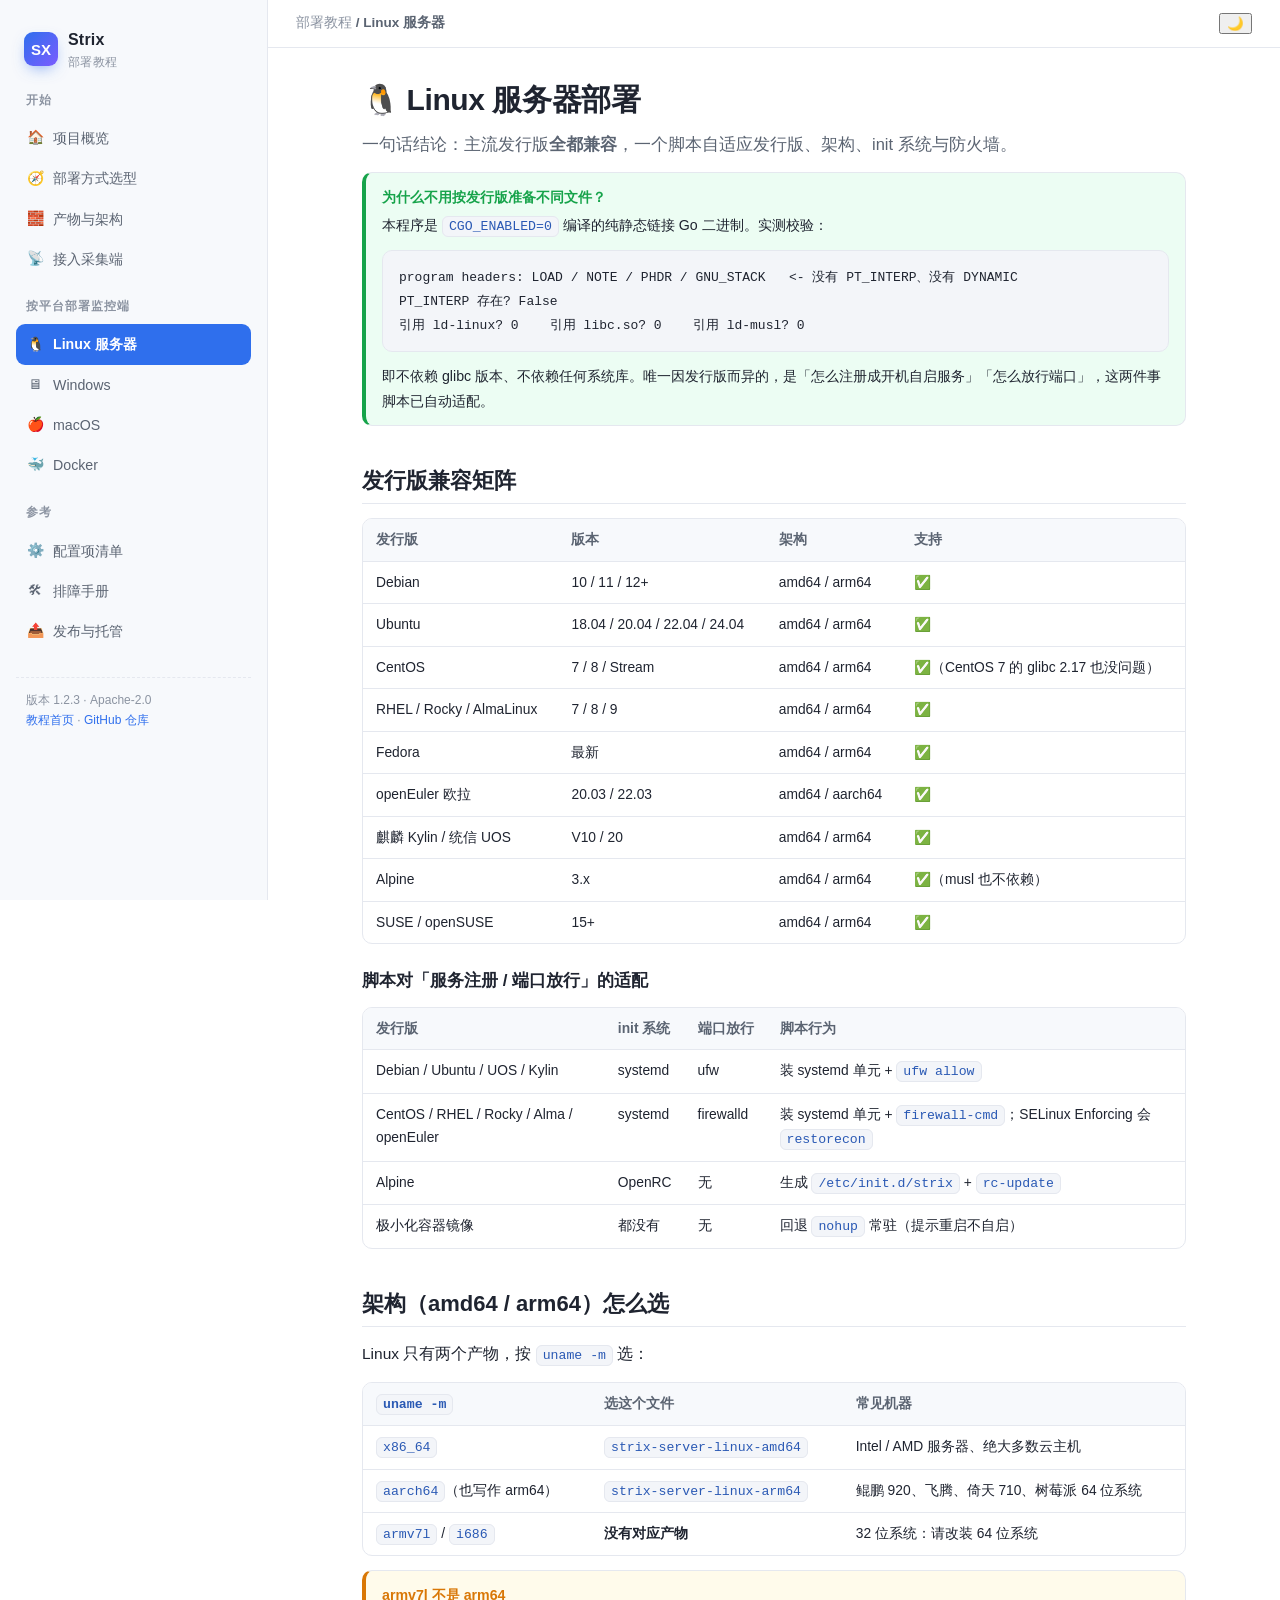
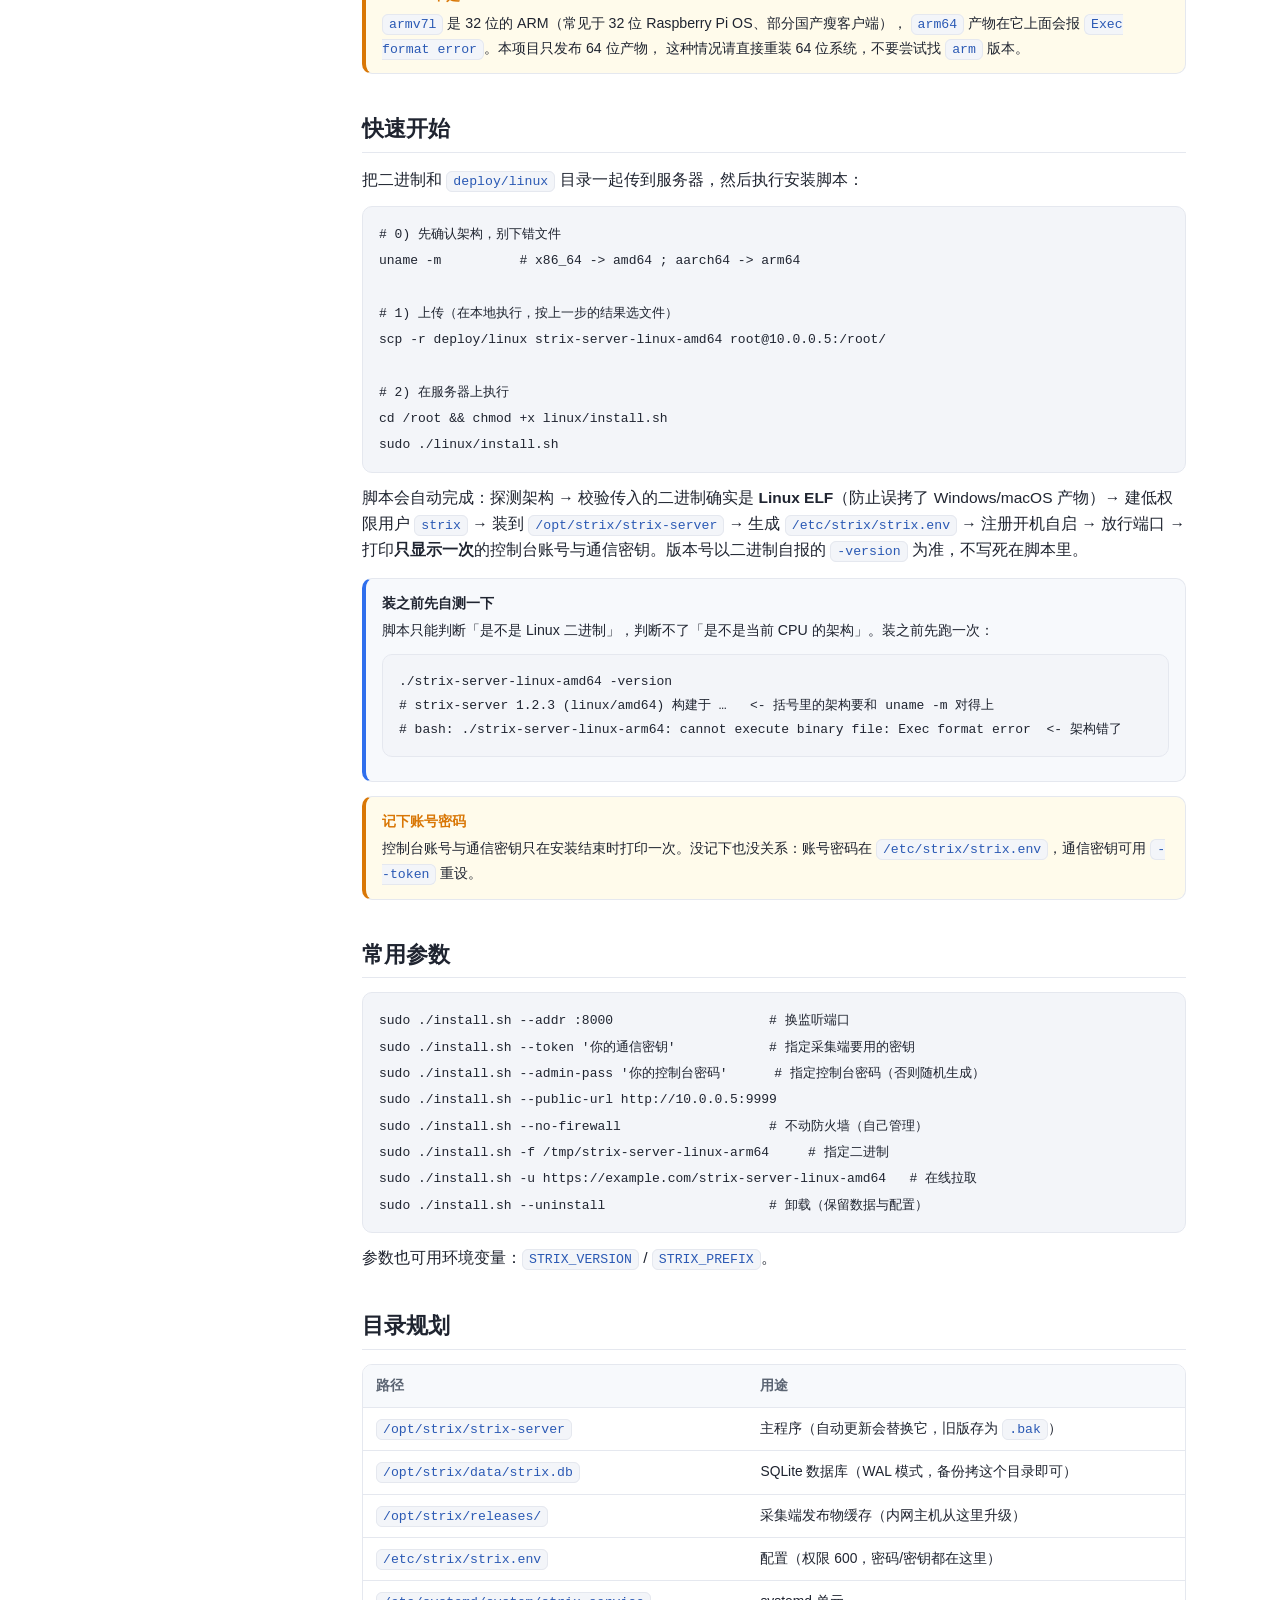
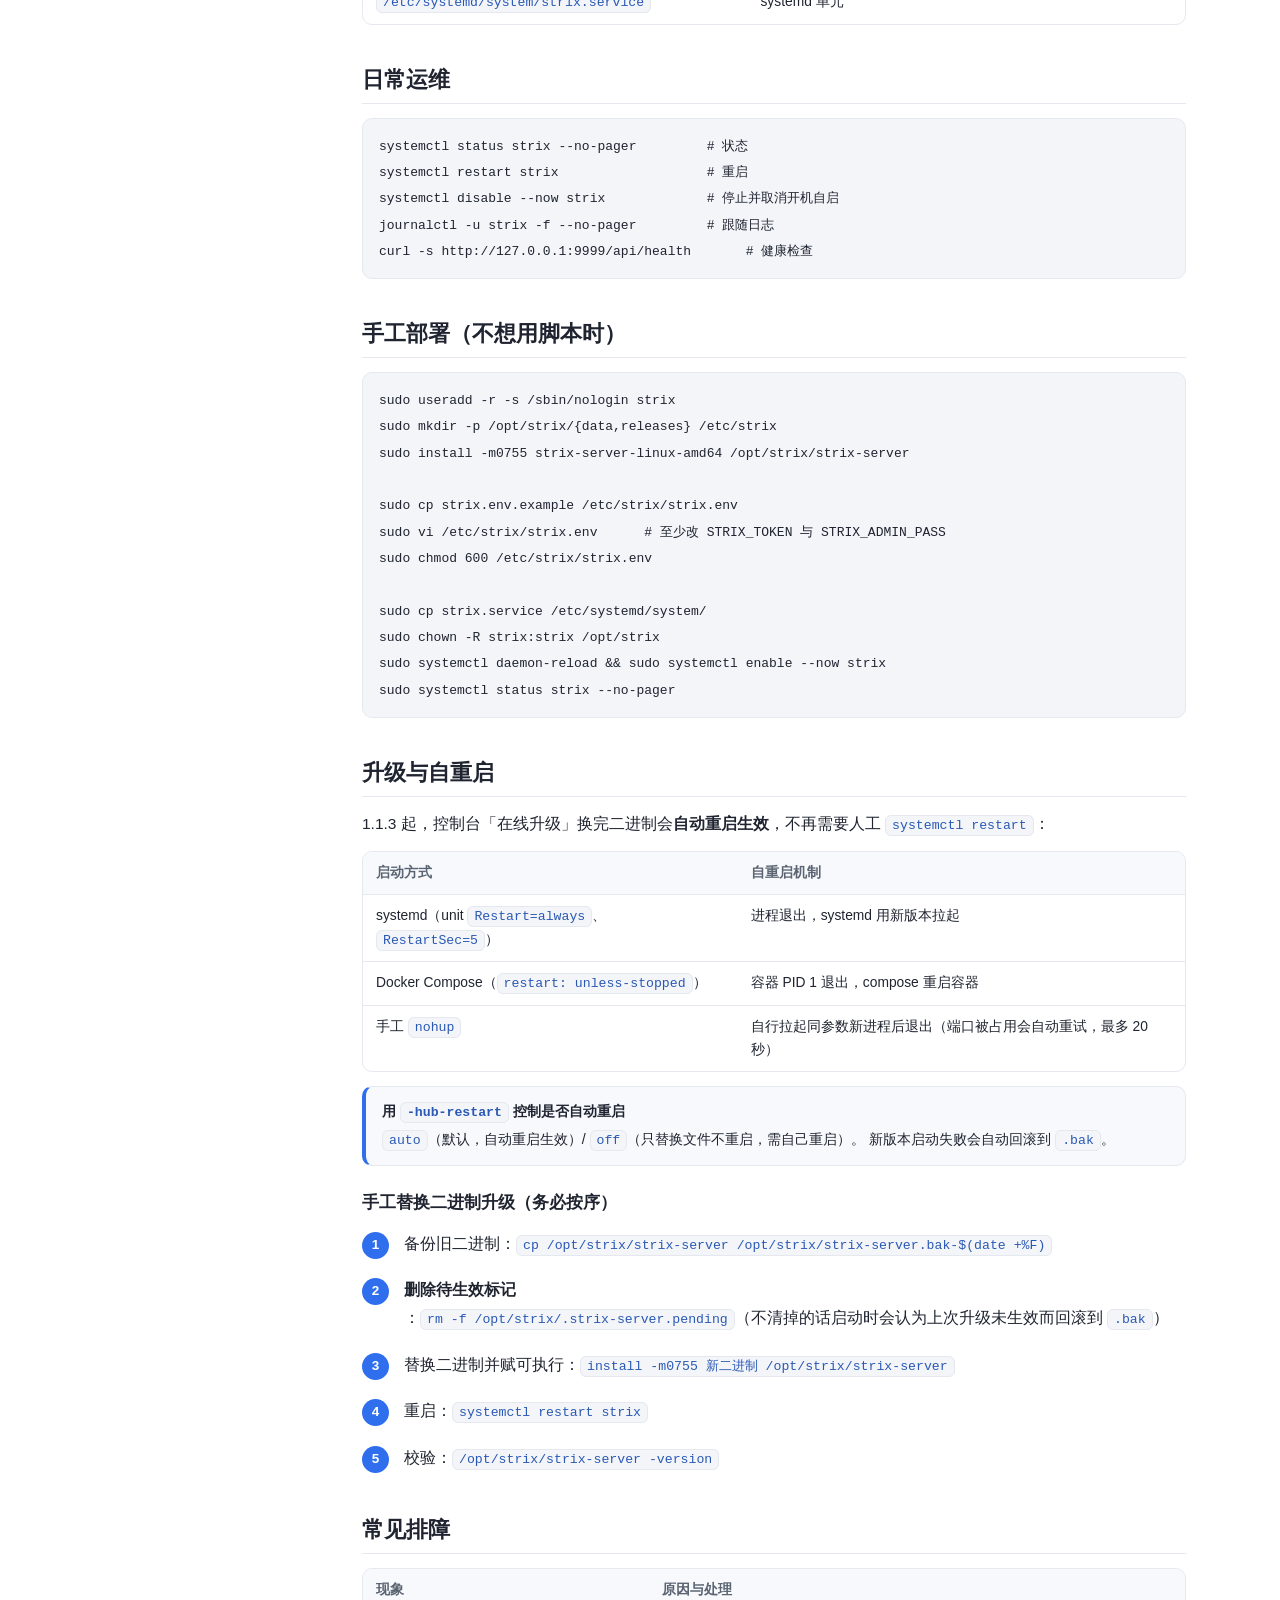
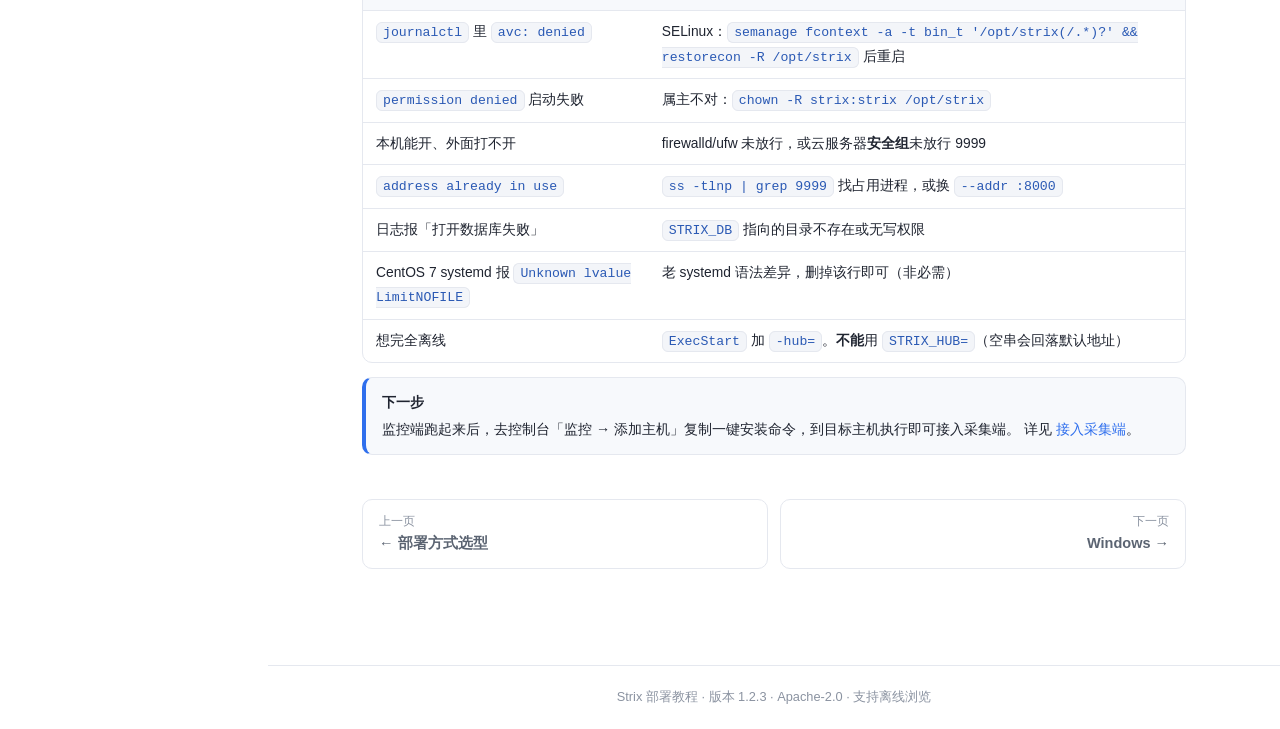
<file: linux.html>
<!DOCTYPE html>
<html lang="zh-CN" data-theme="light">
<head>
<meta charset="UTF-8">
<meta name="viewport" content="width=device-width, initial-scale=1">
<title>Linux 服务器部署 · Strix 部署教程</title>
<link rel="icon" type="image/svg+xml" href="assets/favicon.svg">
<link rel="stylesheet" href="assets/style.css">
</head>
<body data-title="Linux 服务器">
<div class="layout">
  <aside class="sidebar" id="sidebar"></aside>
  <div class="main">
    <header class="topbar">
      <button class="menu-toggle" id="menu-toggle" aria-label="菜单">☰</button>
      <span class="crumb" id="crumb"></span>
      <span class="spacer"></span>
      <button class="menu-toggle" id="theme-toggle" aria-label="切换主题">🌙</button>
    </header>

    <div class="content">
      <h1>🐧 Linux 服务器部署</h1>
      <p class="lead">一句话结论：主流发行版<b>全都兼容</b>，一个脚本自适应发行版、架构、init 系统与防火墙。</p>

      <div class="callout tip">
        <span class="t">为什么不用按发行版准备不同文件？</span>
        <p>本程序是 <code>CGO_ENABLED=0</code> 编译的纯静态链接 Go 二进制。实测校验：</p>
        <pre><code>program headers: LOAD / NOTE / PHDR / GNU_STACK   &lt;- 没有 PT_INTERP、没有 DYNAMIC
PT_INTERP 存在? False
引用 ld-linux? 0    引用 libc.so? 0    引用 ld-musl? 0</code></pre>
        <p>即不依赖 glibc 版本、不依赖任何系统库。唯一因发行版而异的，是「怎么注册成开机自启服务」「怎么放行端口」，这两件事脚本已自动适配。</p>
      </div>

      <h2>发行版兼容矩阵</h2>
      <div class="table-wrap">
        <table>
          <thead><tr><th>发行版</th><th>版本</th><th>架构</th><th>支持</th></tr></thead>
          <tbody>
            <tr><td>Debian</td><td>10 / 11 / 12+</td><td>amd64 / arm64</td><td>✅</td></tr>
            <tr><td>Ubuntu</td><td>18.04 / 20.04 / 22.04 / 24.04</td><td>amd64 / arm64</td><td>✅</td></tr>
            <tr><td>CentOS</td><td>7 / 8 / Stream</td><td>amd64 / arm64</td><td>✅（CentOS 7 的 glibc 2.17 也没问题）</td></tr>
            <tr><td>RHEL / Rocky / AlmaLinux</td><td>7 / 8 / 9</td><td>amd64 / arm64</td><td>✅</td></tr>
            <tr><td>Fedora</td><td>最新</td><td>amd64 / arm64</td><td>✅</td></tr>
            <tr><td>openEuler 欧拉</td><td>20.03 / 22.03</td><td>amd64 / aarch64</td><td>✅</td></tr>
            <tr><td>麒麟 Kylin / 统信 UOS</td><td>V10 / 20</td><td>amd64 / arm64</td><td>✅</td></tr>
            <tr><td>Alpine</td><td>3.x</td><td>amd64 / arm64</td><td>✅（musl 也不依赖）</td></tr>
            <tr><td>SUSE / openSUSE</td><td>15+</td><td>amd64 / arm64</td><td>✅</td></tr>
          </tbody>
        </table>
      </div>

      <h3>脚本对「服务注册 / 端口放行」的适配</h3>
      <div class="table-wrap">
        <table>
          <thead><tr><th>发行版</th><th>init 系统</th><th>端口放行</th><th>脚本行为</th></tr></thead>
          <tbody>
            <tr><td>Debian / Ubuntu / UOS / Kylin</td><td>systemd</td><td>ufw</td><td>装 systemd 单元 + <code>ufw allow</code></td></tr>
            <tr><td>CentOS / RHEL / Rocky / Alma / openEuler</td><td>systemd</td><td>firewalld</td><td>装 systemd 单元 + <code>firewall-cmd</code>；SELinux Enforcing 会 <code>restorecon</code></td></tr>
            <tr><td>Alpine</td><td>OpenRC</td><td>无</td><td>生成 <code>/etc/init.d/strix</code> + <code>rc-update</code></td></tr>
            <tr><td>极小化容器镜像</td><td>都没有</td><td>无</td><td>回退 <code>nohup</code> 常驻（提示重启不自启）</td></tr>
          </tbody>
        </table>
      </div>

      <h2>架构（amd64 / arm64）怎么选</h2>
      <p>Linux 只有两个产物，按 <code>uname -m</code> 选：</p>
      <div class="table-wrap">
        <table>
          <thead><tr><th><code>uname -m</code></th><th>选这个文件</th><th>常见机器</th></tr></thead>
          <tbody>
            <tr><td><code>x86_64</code></td><td><code>strix-server-linux-amd64</code></td><td>Intel / AMD 服务器、绝大多数云主机</td></tr>
            <tr><td><code>aarch64</code>（也写作 arm64）</td><td><code>strix-server-linux-arm64</code></td><td>鲲鹏 920、飞腾、倚天 710、树莓派 64 位系统</td></tr>
            <tr><td><code>armv7l</code> / <code>i686</code></td><td><b>没有对应产物</b></td><td>32 位系统：请改装 64 位系统</td></tr>
          </tbody>
        </table>
      </div>
      <div class="callout warn">
        <span class="t">armv7l 不是 arm64</span>
        <p><code>armv7l</code> 是 32 位的 ARM（常见于 32 位 Raspberry Pi OS、部分国产瘦客户端），
        <code>arm64</code> 产物在它上面会报 <code>Exec format error</code>。本项目只发布 64 位产物，
        这种情况请直接重装 64 位系统，不要尝试找 <code>arm</code> 版本。</p>
      </div>

      <h2>快速开始</h2>
      <p>把二进制和 <code>deploy/linux</code> 目录一起传到服务器，然后执行安装脚本：</p>
      <pre><code># 0) 先确认架构，别下错文件
uname -m          # x86_64 -> amd64 ; aarch64 -> arm64

# 1) 上传（在本地执行，按上一步的结果选文件）
scp -r deploy/linux strix-server-linux-amd64 root@10.0.0.5:/root/

# 2) 在服务器上执行
cd /root &amp;&amp; chmod +x linux/install.sh
sudo ./linux/install.sh</code></pre>
      <p>脚本会自动完成：探测架构 → 校验传入的二进制确实是 <b>Linux ELF</b>（防止误拷了 Windows/macOS 产物）→
      建低权限用户 <code>strix</code> → 装到 <code>/opt/strix/strix-server</code> →
      生成 <code>/etc/strix/strix.env</code> → 注册开机自启 → 放行端口 →
      打印<b>只显示一次</b>的控制台账号与通信密钥。版本号以二进制自报的 <code>-version</code> 为准，不写死在脚本里。</p>
      <div class="callout">
        <span class="t">装之前先自测一下</span>
        <p>脚本只能判断「是不是 Linux 二进制」，判断不了「是不是当前 CPU 的架构」。装之前先跑一次：</p>
        <pre><code>./strix-server-linux-amd64 -version
# strix-server 1.2.3 (linux/amd64) 构建于 …   &lt;- 括号里的架构要和 uname -m 对得上
# bash: ./strix-server-linux-arm64: cannot execute binary file: Exec format error  &lt;- 架构错了</code></pre>
      </div>

      <div class="callout warn">
        <span class="t">记下账号密码</span>
        <p>控制台账号与通信密钥只在安装结束时打印一次。没记下也没关系：账号密码在
        <code>/etc/strix/strix.env</code>，通信密钥可用 <code>--token</code> 重设。</p>
      </div>

      <h2>常用参数</h2>
      <pre><code>sudo ./install.sh --addr :8000                    # 换监听端口
sudo ./install.sh --token '你的通信密钥'            # 指定采集端要用的密钥
sudo ./install.sh --admin-pass '你的控制台密码'      # 指定控制台密码（否则随机生成）
sudo ./install.sh --public-url http://10.0.0.5:9999
sudo ./install.sh --no-firewall                   # 不动防火墙（自己管理）
sudo ./install.sh -f /tmp/strix-server-linux-arm64     # 指定二进制
sudo ./install.sh -u https://example.com/strix-server-linux-amd64   # 在线拉取
sudo ./install.sh --uninstall                     # 卸载（保留数据与配置）</code></pre>
      <p>参数也可用环境变量：<code>STRIX_VERSION</code> / <code>STRIX_PREFIX</code>。</p>

      <h2>目录规划</h2>
      <div class="table-wrap">
        <table>
          <thead><tr><th>路径</th><th>用途</th></tr></thead>
          <tbody>
            <tr><td><code>/opt/strix/strix-server</code></td><td>主程序（自动更新会替换它，旧版存为 <code>.bak</code>）</td></tr>
            <tr><td><code>/opt/strix/data/strix.db</code></td><td>SQLite 数据库（WAL 模式，备份拷这个目录即可）</td></tr>
            <tr><td><code>/opt/strix/releases/</code></td><td>采集端发布物缓存（内网主机从这里升级）</td></tr>
            <tr><td><code>/etc/strix/strix.env</code></td><td>配置（权限 600，密码/密钥都在这里）</td></tr>
            <tr><td><code>/etc/systemd/system/strix.service</code></td><td>systemd 单元</td></tr>
          </tbody>
        </table>
      </div>

      <h2>日常运维</h2>
      <pre><code>systemctl status strix --no-pager         # 状态
systemctl restart strix                   # 重启
systemctl disable --now strix             # 停止并取消开机自启
journalctl -u strix -f --no-pager         # 跟随日志
curl -s http://127.0.0.1:9999/api/health       # 健康检查</code></pre>

      <h2>手工部署（不想用脚本时）</h2>
      <pre><code>sudo useradd -r -s /sbin/nologin strix
sudo mkdir -p /opt/strix/{data,releases} /etc/strix
sudo install -m0755 strix-server-linux-amd64 /opt/strix/strix-server

sudo cp strix.env.example /etc/strix/strix.env
sudo vi /etc/strix/strix.env      # 至少改 STRIX_TOKEN 与 STRIX_ADMIN_PASS
sudo chmod 600 /etc/strix/strix.env

sudo cp strix.service /etc/systemd/system/
sudo chown -R strix:strix /opt/strix
sudo systemctl daemon-reload &amp;&amp; sudo systemctl enable --now strix
sudo systemctl status strix --no-pager</code></pre>

      <h2>升级与自重启</h2>
      <p>1.1.3 起，控制台「在线升级」换完二进制会<b>自动重启生效</b>，不再需要人工 <code>systemctl restart</code>：</p>
      <div class="table-wrap">
        <table>
          <thead><tr><th>启动方式</th><th>自重启机制</th></tr></thead>
          <tbody>
            <tr><td>systemd（unit <code>Restart=always</code>、<code>RestartSec=5</code>）</td><td>进程退出，systemd 用新版本拉起</td></tr>
            <tr><td>Docker Compose（<code>restart: unless-stopped</code>）</td><td>容器 PID 1 退出，compose 重启容器</td></tr>
            <tr><td>手工 <code>nohup</code></td><td>自行拉起同参数新进程后退出（端口被占用会自动重试，最多 20 秒）</td></tr>
          </tbody>
        </table>
      </div>
      <div class="callout">
        <span class="t">用 <code>-hub-restart</code> 控制是否自动重启</span>
        <p><code>auto</code>（默认，自动重启生效）/ <code>off</code>（只替换文件不重启，需自己重启）。
        新版本启动失败会自动回滚到 <code>.bak</code>。</p>
      </div>

      <h3>手工替换二进制升级（务必按序）</h3>
      <ol class="steps">
        <li>备份旧二进制：<code>cp /opt/strix/strix-server /opt/strix/strix-server.bak-$(date +%F)</code></li>
        <li><b>删除待生效标记</b>：<code>rm -f /opt/strix/.strix-server.pending</code>（不清掉的话启动时会认为上次升级未生效而回滚到 <code>.bak</code>）</li>
        <li>替换二进制并赋可执行：<code>install -m0755 新二进制 /opt/strix/strix-server</code></li>
        <li>重启：<code>systemctl restart strix</code></li>
        <li>校验：<code>/opt/strix/strix-server -version</code></li>
      </ol>

      <h2>常见排障</h2>
      <div class="table-wrap">
        <table>
          <thead><tr><th>现象</th><th>原因与处理</th></tr></thead>
          <tbody>
            <tr><td><code>journalctl</code> 里 <code>avc: denied</code></td><td>SELinux：<code>semanage fcontext -a -t bin_t '/opt/strix(/.*)?' &amp;&amp; restorecon -R /opt/strix</code> 后重启</td></tr>
            <tr><td><code>permission denied</code> 启动失败</td><td>属主不对：<code>chown -R strix:strix /opt/strix</code></td></tr>
            <tr><td>本机能开、外面打不开</td><td>firewalld/ufw 未放行，或云服务器<b>安全组</b>未放行 9999</td></tr>
            <tr><td><code>address already in use</code></td><td><code>ss -tlnp | grep 9999</code> 找占用进程，或换 <code>--addr :8000</code></td></tr>
            <tr><td>日志报「打开数据库失败」</td><td><code>STRIX_DB</code> 指向的目录不存在或无写权限</td></tr>
            <tr><td>CentOS 7 systemd 报 <code>Unknown lvalue LimitNOFILE</code></td><td>老 systemd 语法差异，删掉该行即可（非必需）</td></tr>
            <tr><td>想完全离线</td><td><code>ExecStart</code> 加 <code>-hub=</code>。<b>不能</b>用 <code>STRIX_HUB=</code>（空串会回落默认地址）</td></tr>
          </tbody>
        </table>
      </div>

      <div class="callout">
        <span class="t">下一步</span>
        <p>监控端跑起来后，去控制台「监控 → 添加主机」复制一键安装命令，到目标主机执行即可接入采集端。
        详见 <a href="agent.html">接入采集端</a>。</p>
      </div>

      <div class="pager">
        <a href="choose.html"><span class="lbl">上一页</span><b>← 部署方式选型</b></a>
        <a class="next" href="windows.html"><span class="lbl">下一页</span><b>Windows →</b></a>
      </div>
    </div>
    <footer class="foot">Strix 部署教程 · 版本 1.2.3 · Apache-2.0 · 支持离线浏览</footer>
  </div>
</div>
<script src="assets/site.js"></script>
</body>
</html>
</file>
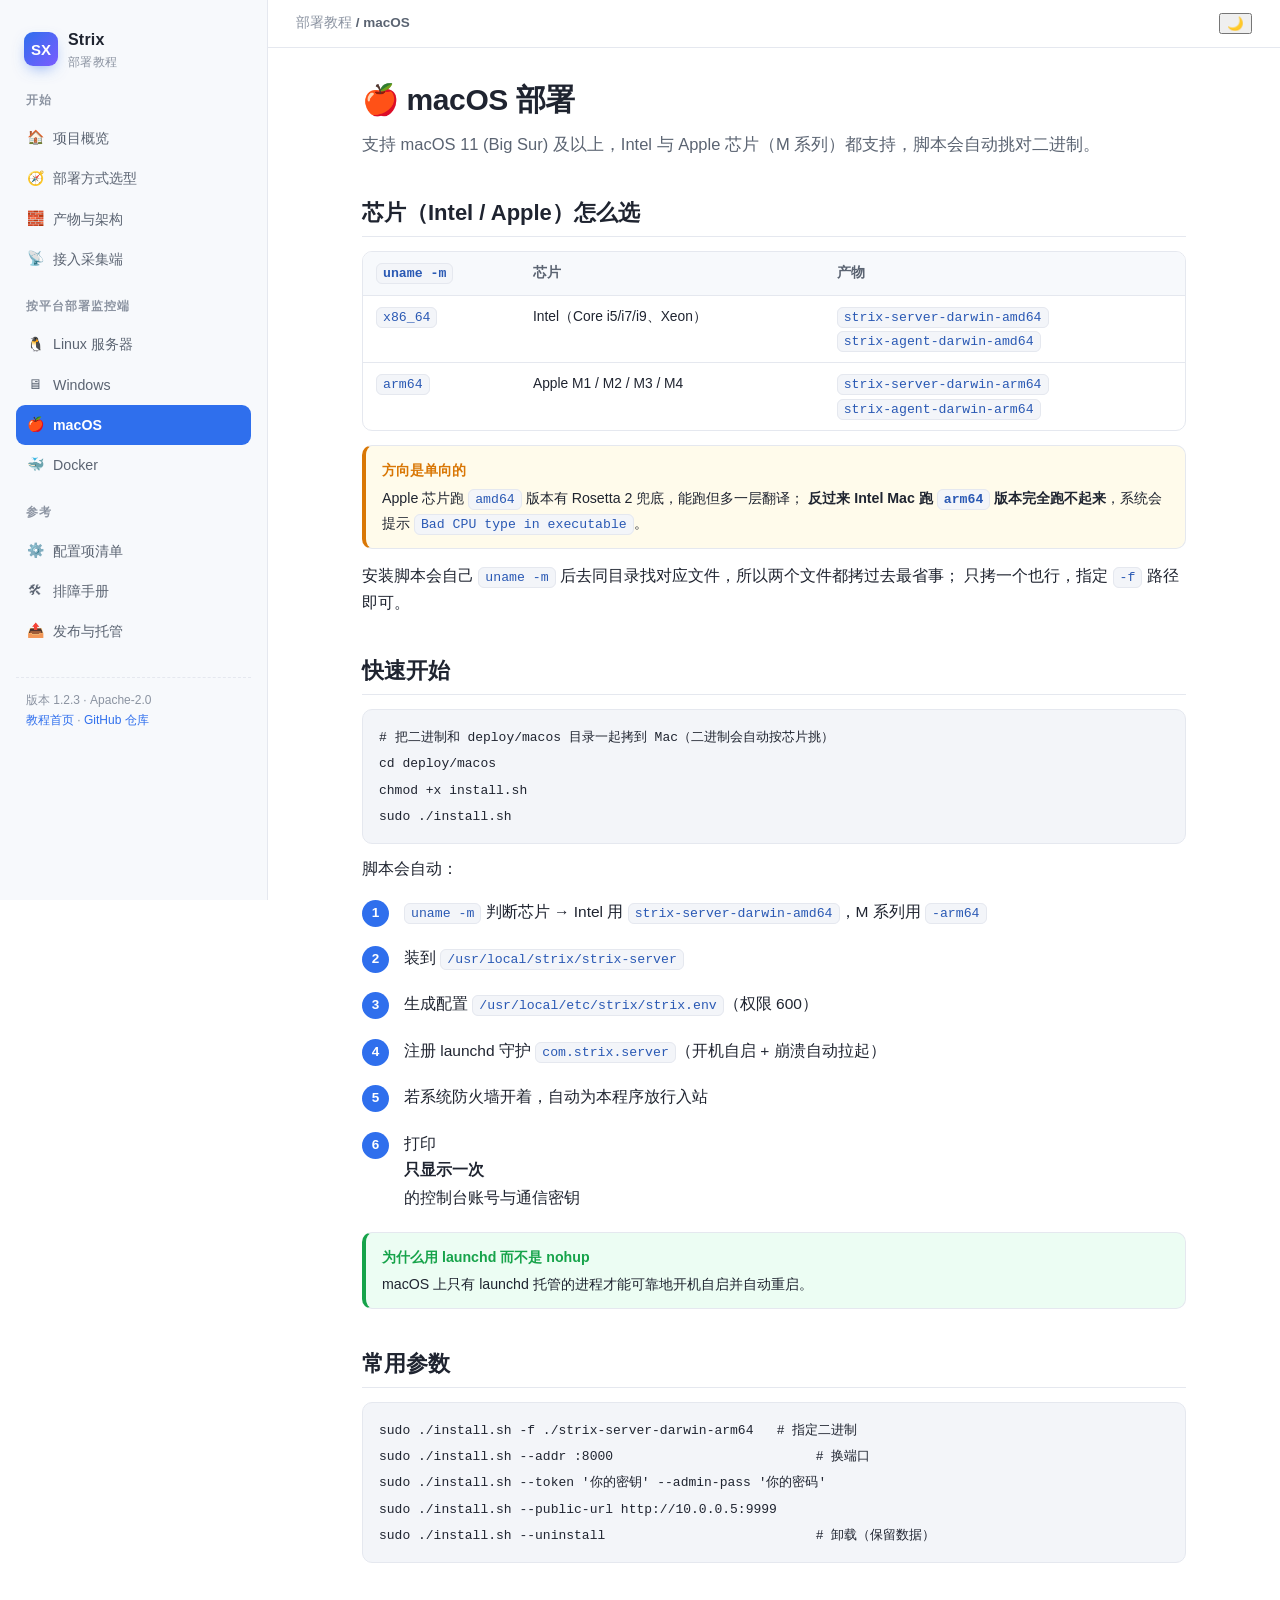
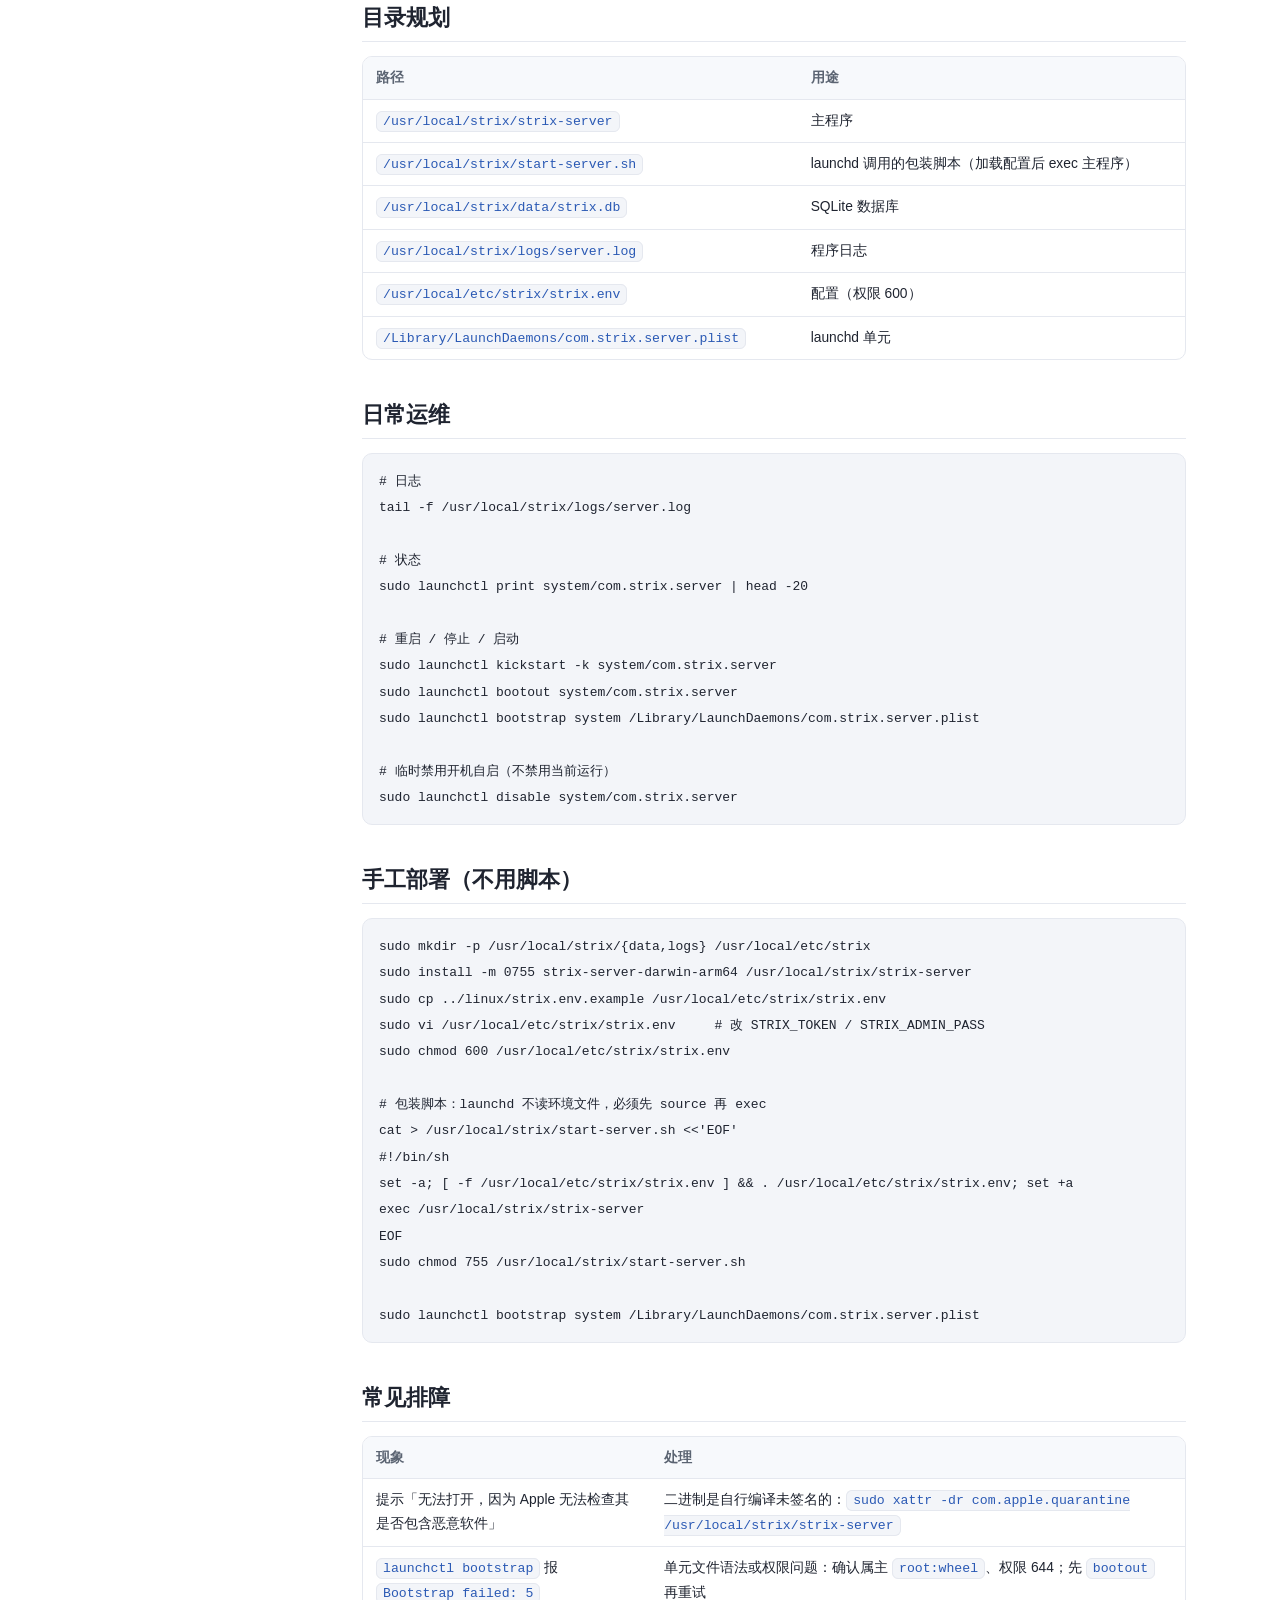
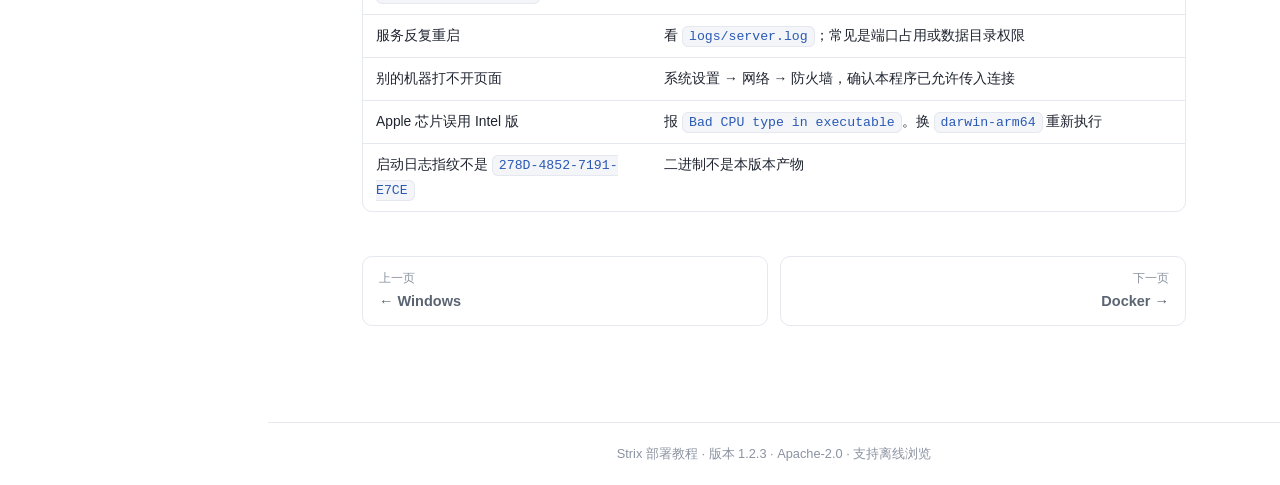
<file: macos.html>
<!DOCTYPE html>
<html lang="zh-CN" data-theme="light">
<head>
<meta charset="UTF-8">
<meta name="viewport" content="width=device-width, initial-scale=1">
<title>macOS 部署 · Strix 部署教程</title>
<link rel="icon" type="image/svg+xml" href="assets/favicon.svg">
<link rel="stylesheet" href="assets/style.css">
</head>
<body data-title="macOS">
<div class="layout">
  <aside class="sidebar" id="sidebar"></aside>
  <div class="main">
    <header class="topbar">
      <button class="menu-toggle" id="menu-toggle" aria-label="菜单">☰</button>
      <span class="crumb" id="crumb"></span>
      <span class="spacer"></span>
      <button class="menu-toggle" id="theme-toggle" aria-label="切换主题">🌙</button>
    </header>

    <div class="content">
      <h1>🍎 macOS 部署</h1>
      <p class="lead">支持 macOS 11 (Big Sur) 及以上，Intel 与 Apple 芯片（M 系列）都支持，脚本会自动挑对二进制。</p>

      <h2>芯片（Intel / Apple）怎么选</h2>
      <div class="table-wrap">
        <table>
          <thead><tr><th><code>uname -m</code></th><th>芯片</th><th>产物</th></tr></thead>
          <tbody>
            <tr><td><code>x86_64</code></td><td>Intel（Core i5/i7/i9、Xeon）</td><td><code>strix-server-darwin-amd64</code><br><code>strix-agent-darwin-amd64</code></td></tr>
            <tr><td><code>arm64</code></td><td>Apple M1 / M2 / M3 / M4</td><td><code>strix-server-darwin-arm64</code><br><code>strix-agent-darwin-arm64</code></td></tr>
          </tbody>
        </table>
      </div>
      <div class="callout warn">
        <span class="t">方向是单向的</span>
        <p>Apple 芯片跑 <code>amd64</code> 版本有 Rosetta 2 兜底，能跑但多一层翻译；
        <b>反过来 Intel Mac 跑 <code>arm64</code> 版本完全跑不起来</b>，系统会提示
        <code>Bad CPU type in executable</code>。</p>
      </div>
      <p>安装脚本会自己 <code>uname -m</code> 后去同目录找对应文件，所以两个文件都拷过去最省事；
      只拷一个也行，指定 <code>-f</code> 路径即可。</p>

      <h2>快速开始</h2>
      <pre><code># 把二进制和 deploy/macos 目录一起拷到 Mac（二进制会自动按芯片挑）
cd deploy/macos
chmod +x install.sh
sudo ./install.sh</code></pre>
      <p>脚本会自动：</p>
      <ol class="steps">
        <li><code>uname -m</code> 判断芯片 → Intel 用 <code>strix-server-darwin-amd64</code>，M 系列用 <code>-arm64</code></li>
        <li>装到 <code>/usr/local/strix/strix-server</code></li>
        <li>生成配置 <code>/usr/local/etc/strix/strix.env</code>（权限 600）</li>
        <li>注册 launchd 守护 <code>com.strix.server</code>（开机自启 + 崩溃自动拉起）</li>
        <li>若系统防火墙开着，自动为本程序放行入站</li>
        <li>打印<b>只显示一次</b>的控制台账号与通信密钥</li>
      </ol>

      <div class="callout tip">
        <span class="t">为什么用 launchd 而不是 nohup</span>
        <p>macOS 上只有 launchd 托管的进程才能可靠地开机自启并自动重启。</p>
      </div>

      <h2>常用参数</h2>
      <pre><code>sudo ./install.sh -f ./strix-server-darwin-arm64   # 指定二进制
sudo ./install.sh --addr :8000                          # 换端口
sudo ./install.sh --token '你的密钥' --admin-pass '你的密码'
sudo ./install.sh --public-url http://10.0.0.5:9999
sudo ./install.sh --uninstall                           # 卸载（保留数据）</code></pre>

      <h2>目录规划</h2>
      <div class="table-wrap">
        <table>
          <thead><tr><th>路径</th><th>用途</th></tr></thead>
          <tbody>
            <tr><td><code>/usr/local/strix/strix-server</code></td><td>主程序</td></tr>
            <tr><td><code>/usr/local/strix/start-server.sh</code></td><td>launchd 调用的包装脚本（加载配置后 exec 主程序）</td></tr>
            <tr><td><code>/usr/local/strix/data/strix.db</code></td><td>SQLite 数据库</td></tr>
            <tr><td><code>/usr/local/strix/logs/server.log</code></td><td>程序日志</td></tr>
            <tr><td><code>/usr/local/etc/strix/strix.env</code></td><td>配置（权限 600）</td></tr>
            <tr><td><code>/Library/LaunchDaemons/com.strix.server.plist</code></td><td>launchd 单元</td></tr>
          </tbody>
        </table>
      </div>

      <h2>日常运维</h2>
      <pre><code># 日志
tail -f /usr/local/strix/logs/server.log

# 状态
sudo launchctl print system/com.strix.server | head -20

# 重启 / 停止 / 启动
sudo launchctl kickstart -k system/com.strix.server
sudo launchctl bootout system/com.strix.server
sudo launchctl bootstrap system /Library/LaunchDaemons/com.strix.server.plist

# 临时禁用开机自启（不禁用当前运行）
sudo launchctl disable system/com.strix.server</code></pre>

      <h2>手工部署（不用脚本）</h2>
      <pre><code>sudo mkdir -p /usr/local/strix/{data,logs} /usr/local/etc/strix
sudo install -m 0755 strix-server-darwin-arm64 /usr/local/strix/strix-server
sudo cp ../linux/strix.env.example /usr/local/etc/strix/strix.env
sudo vi /usr/local/etc/strix/strix.env     # 改 STRIX_TOKEN / STRIX_ADMIN_PASS
sudo chmod 600 /usr/local/etc/strix/strix.env

# 包装脚本：launchd 不读环境文件，必须先 source 再 exec
cat &gt; /usr/local/strix/start-server.sh &lt;&lt;'EOF'
#!/bin/sh
set -a; [ -f /usr/local/etc/strix/strix.env ] &amp;&amp; . /usr/local/etc/strix/strix.env; set +a
exec /usr/local/strix/strix-server
EOF
sudo chmod 755 /usr/local/strix/start-server.sh

sudo launchctl bootstrap system /Library/LaunchDaemons/com.strix.server.plist</code></pre>

      <h2>常见排障</h2>
      <div class="table-wrap">
        <table>
          <thead><tr><th>现象</th><th>处理</th></tr></thead>
          <tbody>
            <tr><td>提示「无法打开，因为 Apple 无法检查其是否包含恶意软件」</td><td>二进制是自行编译未签名的：<code>sudo xattr -dr com.apple.quarantine /usr/local/strix/strix-server</code></td></tr>
            <tr><td><code>launchctl bootstrap</code> 报 <code>Bootstrap failed: 5</code></td><td>单元文件语法或权限问题：确认属主 <code>root:wheel</code>、权限 644；先 <code>bootout</code> 再重试</td></tr>
            <tr><td>服务反复重启</td><td>看 <code>logs/server.log</code>；常见是端口占用或数据目录权限</td></tr>
            <tr><td>别的机器打不开页面</td><td>系统设置 → 网络 → 防火墙，确认本程序已允许传入连接</td></tr>
            <tr><td>Apple 芯片误用 Intel 版</td><td>报 <code>Bad CPU type in executable</code>。换 <code>darwin-arm64</code> 重新执行</td></tr>
            <tr><td>启动日志指纹不是 <code>278D-4852-7191-E7CE</code></td><td>二进制不是本版本产物</td></tr>
          </tbody>
        </table>
      </div>

      <div class="pager">
        <a href="windows.html"><span class="lbl">上一页</span><b>← Windows</b></a>
        <a class="next" href="docker.html"><span class="lbl">下一页</span><b>Docker →</b></a>
      </div>
    </div>
    <footer class="foot">Strix 部署教程 · 版本 1.2.3 · Apache-2.0 · 支持离线浏览</footer>
  </div>
</div>
<script src="assets/site.js"></script>
</body>
</html>
</file>
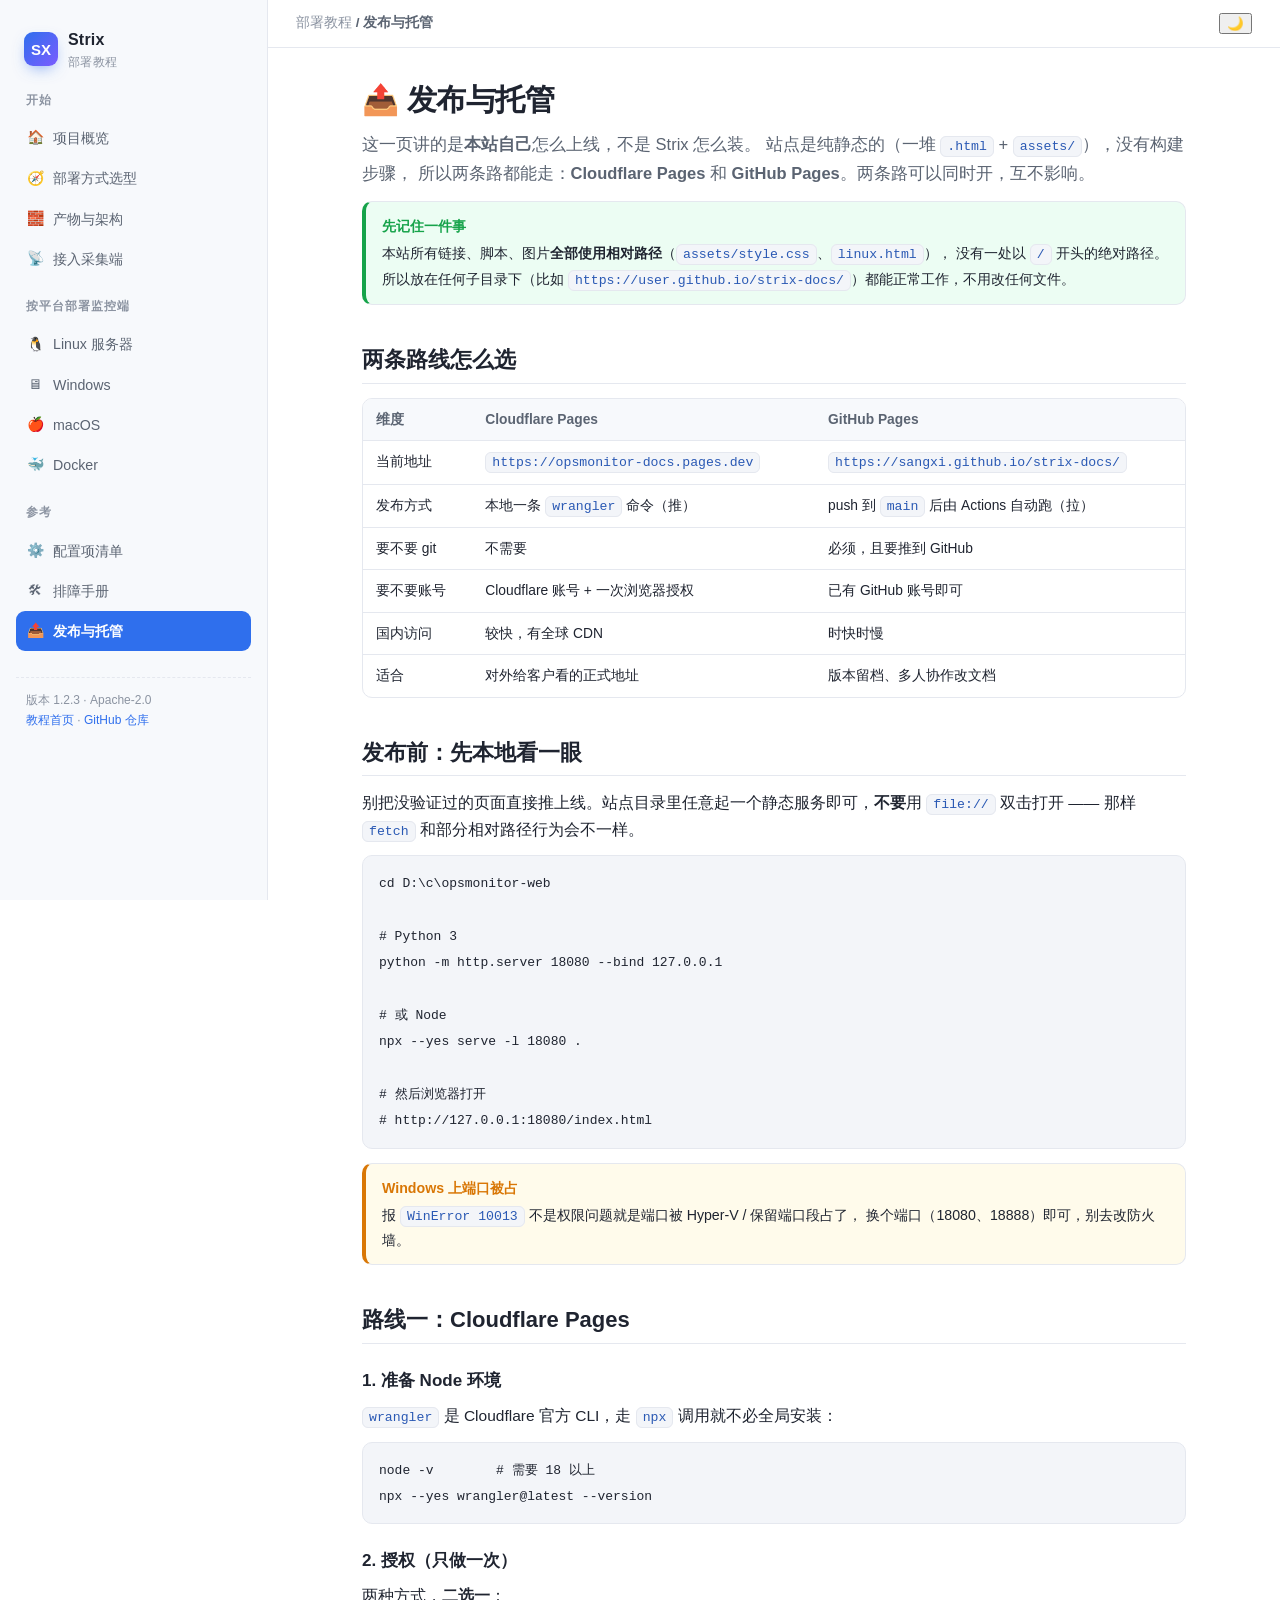
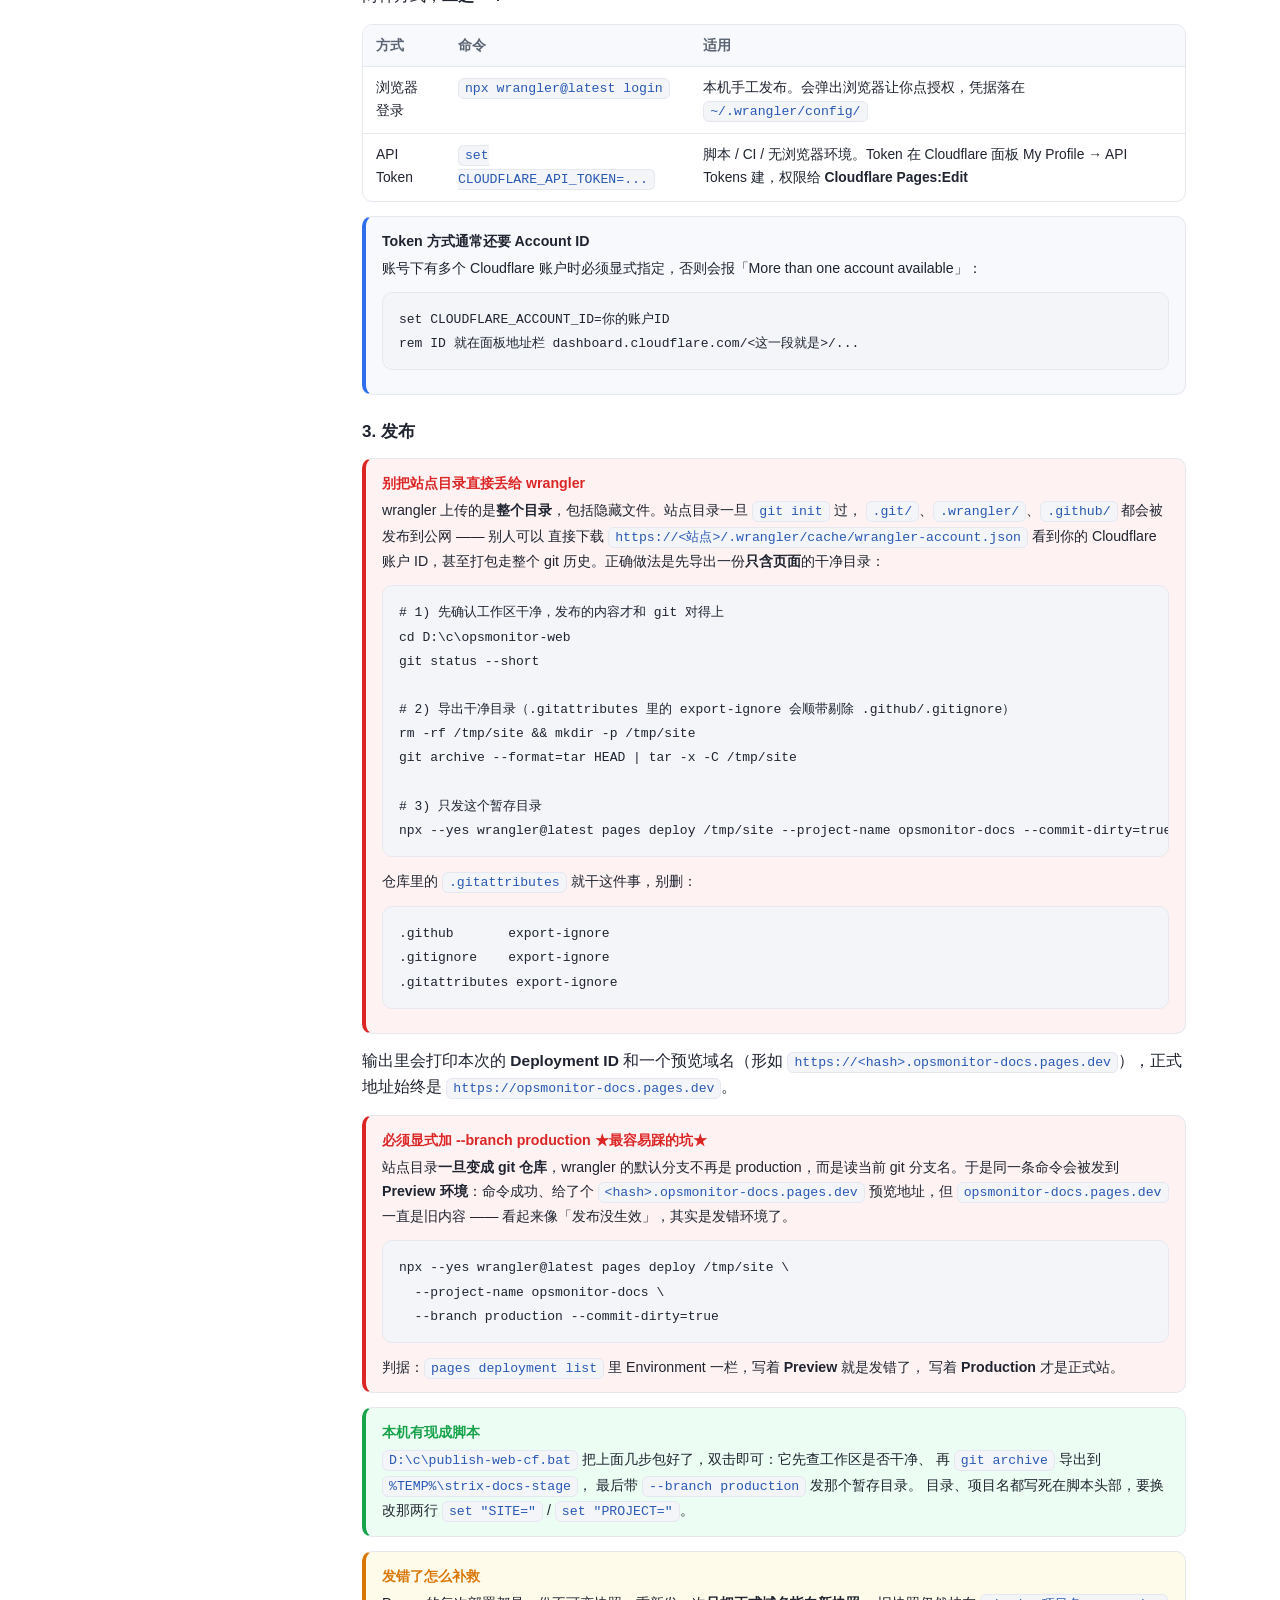
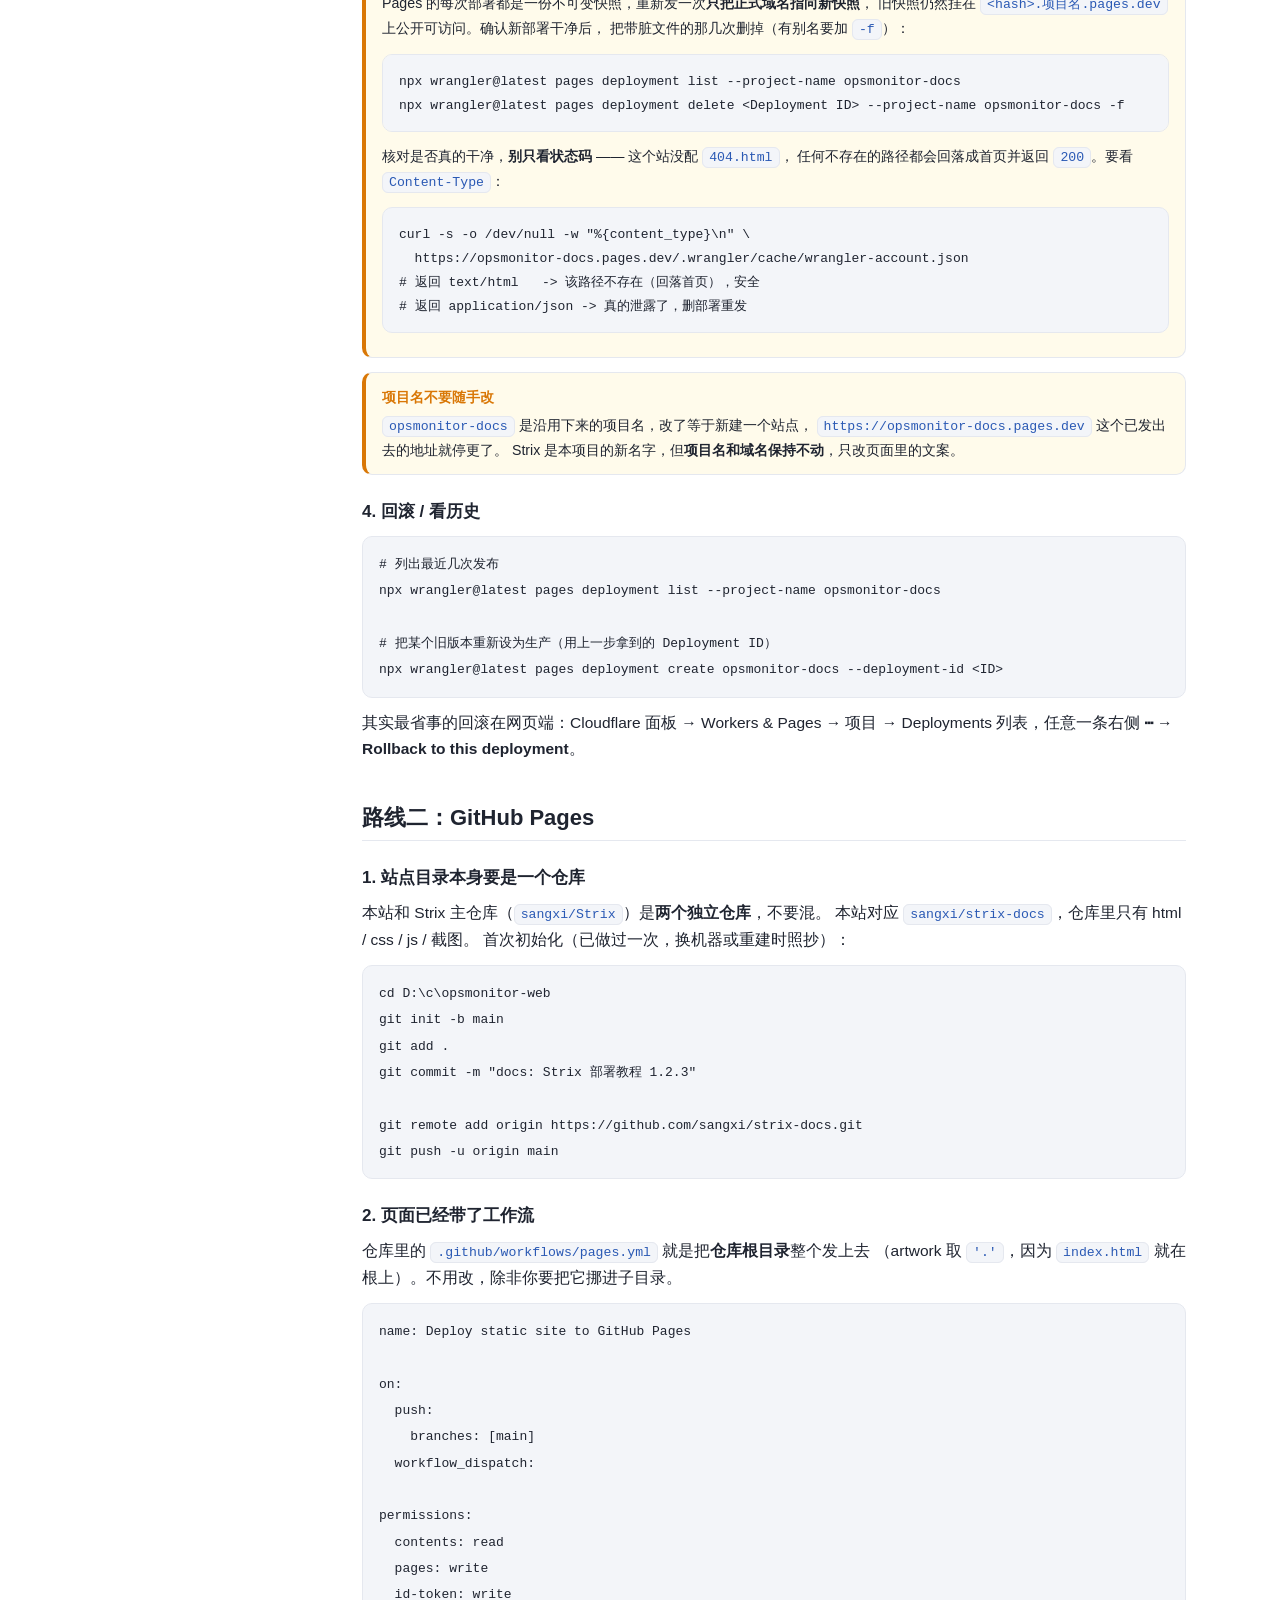
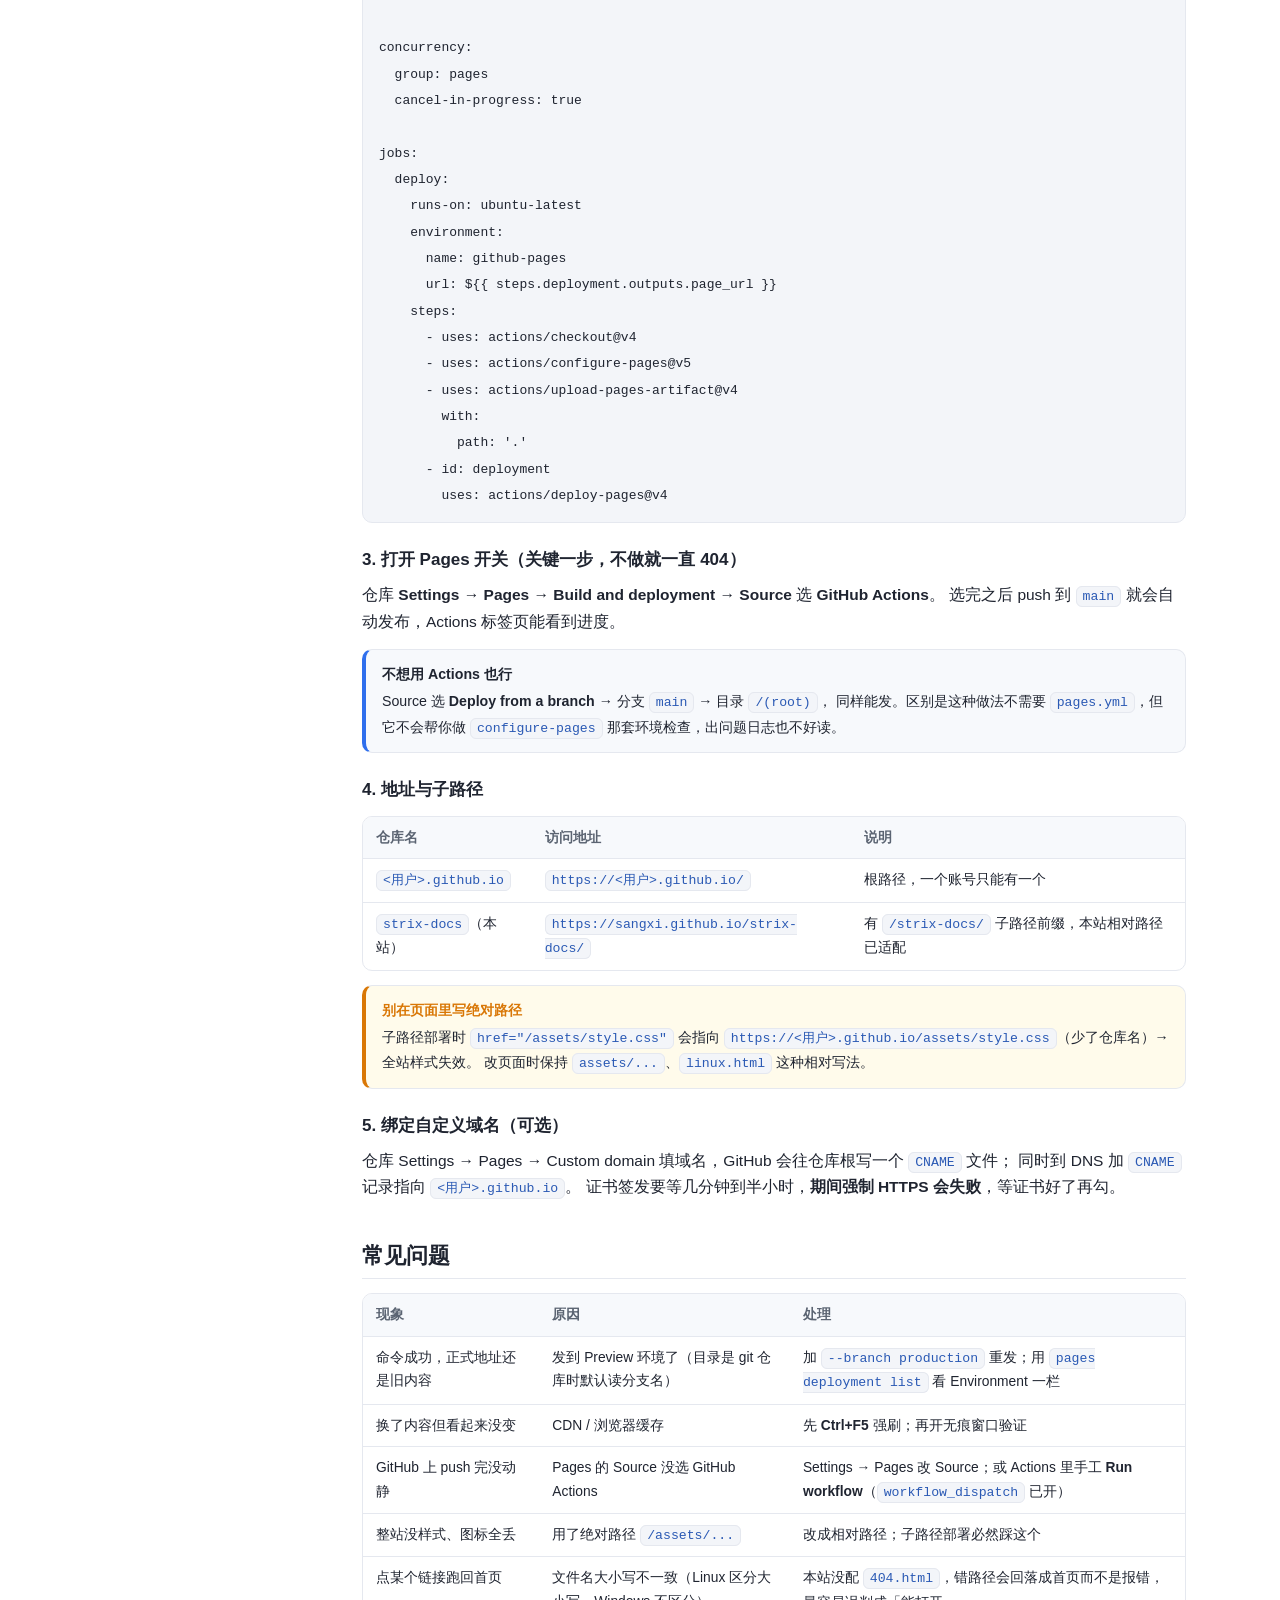
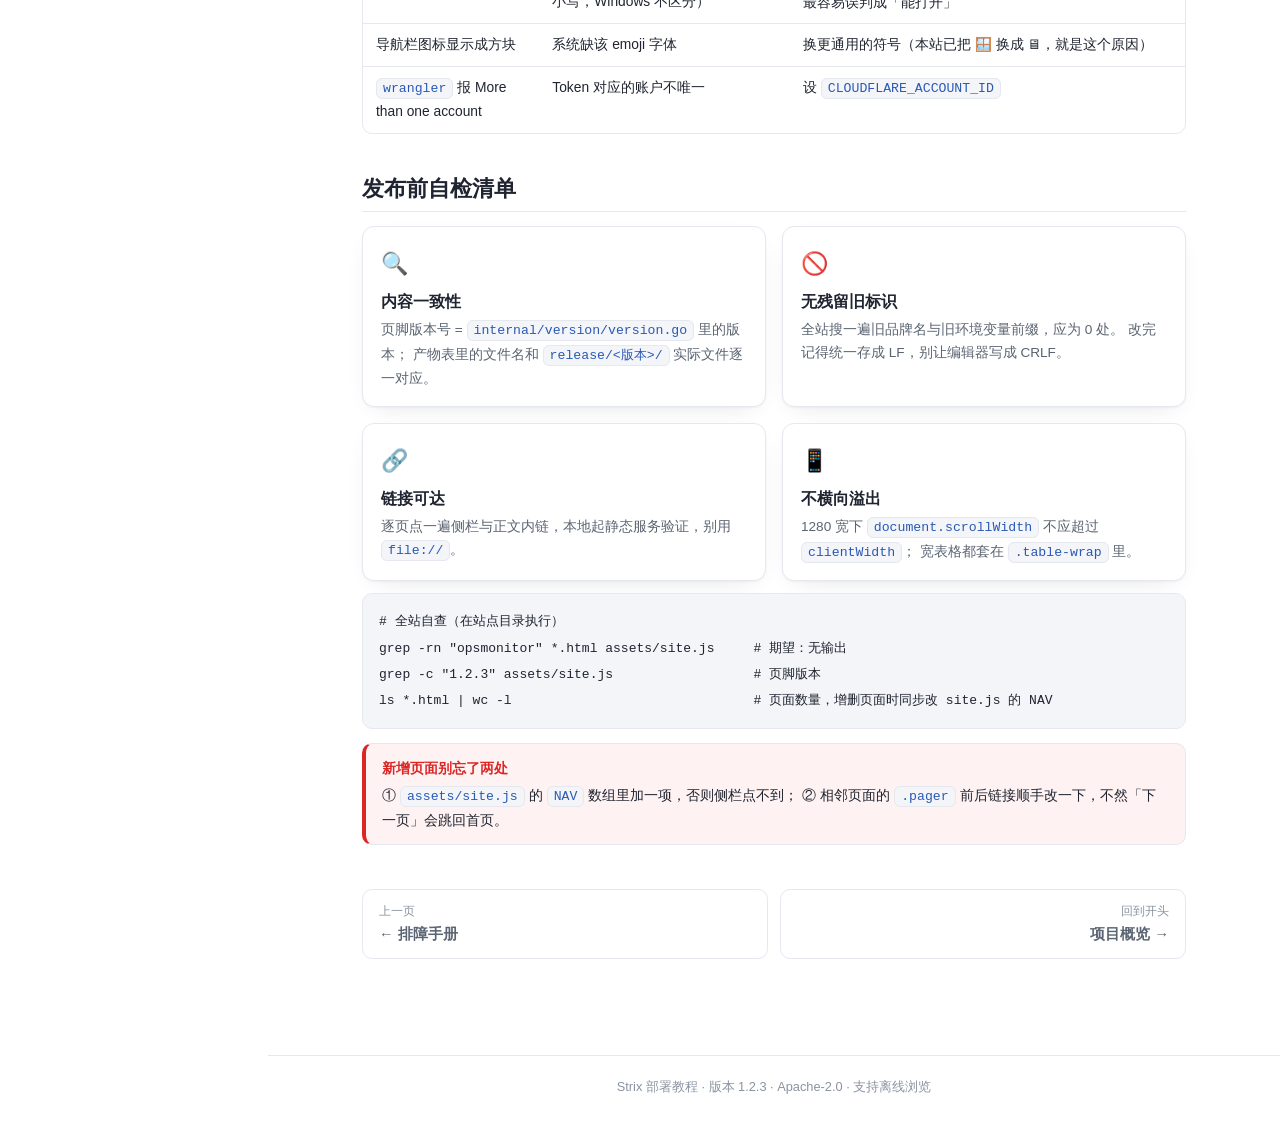
<file: publish.html>
<!DOCTYPE html>
<html lang="zh-CN" data-theme="light">
<head>
<meta charset="UTF-8">
<meta name="viewport" content="width=device-width, initial-scale=1">
<title>发布与托管 · Strix 部署教程</title>
<meta name="description" content="把 Strix 部署教程这个静态站发布到 Cloudflare Pages 或 GitHub Pages 的完整操作">
<link rel="icon" type="image/svg+xml" href="assets/favicon.svg">
<link rel="stylesheet" href="assets/style.css">
</head>
<body data-title="发布与托管">
<div class="layout">
  <aside class="sidebar" id="sidebar"></aside>
  <div class="main">
    <header class="topbar">
      <button class="menu-toggle" id="menu-toggle" aria-label="菜单">☰</button>
      <span class="crumb" id="crumb"></span>
      <span class="spacer"></span>
      <button class="menu-toggle" id="theme-toggle" aria-label="切换主题">🌙</button>
    </header>

    <div class="content">
      <h1>📤 发布与托管</h1>
      <p class="lead">这一页讲的是<b>本站自己</b>怎么上线，不是 Strix 怎么装。
      站点是纯静态的（一堆 <code>.html</code> + <code>assets/</code>），没有构建步骤，
      所以两条路都能走：<b>Cloudflare Pages</b> 和 <b>GitHub Pages</b>。两条路可以同时开，互不影响。</p>

      <div class="callout tip">
        <span class="t">先记住一件事</span>
        <p>本站所有链接、脚本、图片<b>全部使用相对路径</b>（<code>assets/style.css</code>、<code>linux.html</code>），
        没有一处以 <code>/</code> 开头的绝对路径。所以放在任何子目录下（比如
        <code>https://user.github.io/strix-docs/</code>）都能正常工作，不用改任何文件。</p>
      </div>

      <h2>两条路线怎么选</h2>
      <div class="table-wrap">
        <table>
          <thead><tr><th>维度</th><th>Cloudflare Pages</th><th>GitHub Pages</th></tr></thead>
          <tbody>
            <tr><td>当前地址</td><td><code>https://opsmonitor-docs.pages.dev</code></td><td><code>https://sangxi.github.io/strix-docs/</code></td></tr>
            <tr><td>发布方式</td><td>本地一条 <code>wrangler</code> 命令（推）</td><td>push 到 <code>main</code> 后由 Actions 自动跑（拉）</td></tr>
            <tr><td>要不要 git</td><td>不需要</td><td>必须，且要推到 GitHub</td></tr>
            <tr><td>要不要账号</td><td>Cloudflare 账号 + 一次浏览器授权</td><td>已有 GitHub 账号即可</td></tr>
            <tr><td>国内访问</td><td>较快，有全球 CDN</td><td>时快时慢</td></tr>
            <tr><td>适合</td><td>对外给客户看的正式地址</td><td>版本留档、多人协作改文档</td></tr>
          </tbody>
        </table>
      </div>

      <h2>发布前：先本地看一眼</h2>
      <p>别把没验证过的页面直接推上线。站点目录里任意起一个静态服务即可，<b>不要</b>用
      <code>file://</code> 双击打开 —— 那样 <code>fetch</code> 和部分相对路径行为会不一样。</p>
      <pre><code>cd D:\c\opsmonitor-web

# Python 3
python -m http.server 18080 --bind 127.0.0.1

# 或 Node
npx --yes serve -l 18080 .

# 然后浏览器打开
# http://127.0.0.1:18080/index.html</code></pre>
      <div class="callout warn">
        <span class="t">Windows 上端口被占</span>
        <p>报 <code>WinError 10013</code> 不是权限问题就是端口被 Hyper-V / 保留端口段占了，
        换个端口（18080、18888）即可，别去改防火墙。</p>
      </div>

      <h2>路线一：Cloudflare Pages</h2>

      <h3>1. 准备 Node 环境</h3>
      <p><code>wrangler</code> 是 Cloudflare 官方 CLI，走 <code>npx</code> 调用就不必全局安装：</p>
      <pre><code>node -v        # 需要 18 以上
npx --yes wrangler@latest --version</code></pre>

      <h3>2. 授权（只做一次）</h3>
      <p>两种方式，<b>二选一</b>：</p>
      <div class="table-wrap">
        <table>
          <thead><tr><th>方式</th><th>命令</th><th>适用</th></tr></thead>
          <tbody>
            <tr>
              <td>浏览器登录</td>
              <td><code>npx wrangler@latest login</code></td>
              <td>本机手工发布。会弹出浏览器让你点授权，凭据落在 <code>~/.wrangler/config/</code></td>
            </tr>
            <tr>
              <td>API Token</td>
              <td><code>set CLOUDFLARE_API_TOKEN=...</code></td>
              <td>脚本 / CI / 无浏览器环境。Token 在 Cloudflare 面板 My Profile → API Tokens 建，权限给 <b>Cloudflare Pages:Edit</b></td>
            </tr>
          </tbody>
        </table>
      </div>
      <div class="callout">
        <span class="t">Token 方式通常还要 Account ID</span>
        <p>账号下有多个 Cloudflare 账户时必须显式指定，否则会报「More than one account available」：</p>
        <pre><code>set CLOUDFLARE_ACCOUNT_ID=你的账户ID
rem ID 就在面板地址栏 dashboard.cloudflare.com/&lt;这一段就是&gt;/...</code></pre>
      </div>

      <h3>3. 发布</h3>
      <div class="callout danger">
        <span class="t">别把站点目录直接丢给 wrangler</span>
        <p>wrangler 上传的是<b>整个目录</b>，包括隐藏文件。站点目录一旦 <code>git init</code> 过，
        <code>.git/</code>、<code>.wrangler/</code>、<code>.github/</code> 都会被发布到公网 —— 别人可以
        直接下载 <code>https://&lt;站点&gt;/.wrangler/cache/wrangler-account.json</code> 看到你的
        Cloudflare 账户 ID，甚至打包走整个 git 历史。正确做法是先导出一份<b>只含页面</b>的干净目录：</p>
        <pre><code># 1) 先确认工作区干净，发布的内容才和 git 对得上
cd D:\c\opsmonitor-web
git status --short

# 2) 导出干净目录（.gitattributes 里的 export-ignore 会顺带剔除 .github/.gitignore）
rm -rf /tmp/site &amp;&amp; mkdir -p /tmp/site
git archive --format=tar HEAD | tar -x -C /tmp/site

# 3) 只发这个暂存目录
npx --yes wrangler@latest pages deploy /tmp/site --project-name opsmonitor-docs --commit-dirty=true</code></pre>
        <p>仓库里的 <code>.gitattributes</code> 就干这件事，别删：</p>
        <pre><code>.github       export-ignore
.gitignore    export-ignore
.gitattributes export-ignore</code></pre>
      </div>
      <p>输出里会打印本次的 <b>Deployment ID</b> 和一个预览域名（形如
      <code>https://&lt;hash&gt;.opsmonitor-docs.pages.dev</code>），正式地址始终是
      <code>https://opsmonitor-docs.pages.dev</code>。</p>

      <div class="callout danger">
        <span class="t">必须显式加 --branch production ★最容易踩的坑★</span>
        <p>站点目录<b>一旦变成 git 仓库</b>，wrangler 的默认分支不再是 production，而是读当前
        git 分支名。于是同一条命令会被发到 <b>Preview 环境</b>：命令成功、给了个
        <code>&lt;hash&gt;.opsmonitor-docs.pages.dev</code> 预览地址，但
        <code>opsmonitor-docs.pages.dev</code> 一直是旧内容 —— 看起来像「发布没生效」，其实是发错环境了。</p>
        <pre><code>npx --yes wrangler@latest pages deploy /tmp/site \
  --project-name opsmonitor-docs \
  --branch production --commit-dirty=true</code></pre>
        <p>判据：<code>pages deployment list</code> 里 Environment 一栏，写着 <b>Preview</b> 就是发错了，
        写着 <b>Production</b> 才是正式站。</p>
      </div>

      <div class="callout tip">
        <span class="t">本机有现成脚本</span>
        <p><code>D:\c\publish-web-cf.bat</code> 把上面几步包好了，双击即可：它先查工作区是否干净、
        再 <code>git archive</code> 导出到 <code>%TEMP%\strix-docs-stage</code>，
        最后带 <code>--branch production</code> 发那个暂存目录。
        目录、项目名都写死在脚本头部，要换改那两行 <code>set "SITE="</code> / <code>set "PROJECT="</code>。</p>
      </div>

      <div class="callout warn">
        <span class="t">发错了怎么补救</span>
        <p>Pages 的每次部署都是一份不可变快照，重新发一次<b>只把正式域名指向新快照</b>，
        旧快照仍然挂在 <code>&lt;hash&gt;.项目名.pages.dev</code> 上公开可访问。确认新部署干净后，
        把带脏文件的那几次删掉（有别名要加 <code>-f</code>）：</p>
        <pre><code>npx wrangler@latest pages deployment list --project-name opsmonitor-docs
npx wrangler@latest pages deployment delete &lt;Deployment ID&gt; --project-name opsmonitor-docs -f</code></pre>
        <p>核对是否真的干净，<b>别只看状态码</b> —— 这个站没配 <code>404.html</code>，
        任何不存在的路径都会回落成首页并返回 <code>200</code>。要看 <code>Content-Type</code>：</p>
        <pre><code>curl -s -o /dev/null -w "%{content_type}\n" \
  https://opsmonitor-docs.pages.dev/.wrangler/cache/wrangler-account.json
# 返回 text/html   -> 该路径不存在（回落首页），安全
# 返回 application/json -> 真的泄露了，删部署重发</code></pre>
      </div>

      <div class="callout warn">
        <span class="t">项目名不要随手改</span>
        <p><code>opsmonitor-docs</code> 是沿用下来的项目名，改了等于新建一个站点，
        <code>https://opsmonitor-docs.pages.dev</code> 这个已发出去的地址就停更了。
        Strix 是本项目的新名字，但<b>项目名和域名保持不动</b>，只改页面里的文案。</p>
      </div>

      <h3>4. 回滚 / 看历史</h3>
      <pre><code># 列出最近几次发布
npx wrangler@latest pages deployment list --project-name opsmonitor-docs

# 把某个旧版本重新设为生产（用上一步拿到的 Deployment ID）
npx wrangler@latest pages deployment create opsmonitor-docs --deployment-id &lt;ID&gt;</code></pre>
      <p>其实最省事的回滚在网页端：Cloudflare 面板 → Workers &amp; Pages → 项目 →
      Deployments 列表，任意一条右侧 <b>⋯ → Rollback to this deployment</b>。</p>

      <h2>路线二：GitHub Pages</h2>

      <h3>1. 站点目录本身要是一个仓库</h3>
      <p>本站和 Strix 主仓库（<code>sangxi/Strix</code>）是<b>两个独立仓库</b>，不要混。
      本站对应 <code>sangxi/strix-docs</code>，仓库里只有 html / css / js / 截图。
      首次初始化（已做过一次，换机器或重建时照抄）：</p>
      <pre><code>cd D:\c\opsmonitor-web
git init -b main
git add .
git commit -m "docs: Strix 部署教程 1.2.3"

git remote add origin https://github.com/sangxi/strix-docs.git
git push -u origin main</code></pre>

      <h3>2. 页面已经带了工作流</h3>
      <p>仓库里的 <code>.github/workflows/pages.yml</code> 就是把<b>仓库根目录</b>整个发上去
      （artwork 取 <code>'.'</code>，因为 <code>index.html</code> 就在根上）。不用改，除非你要把它挪进子目录。</p>
      <pre><code>name: Deploy static site to GitHub Pages

on:
  push:
    branches: [main]
  workflow_dispatch:

permissions:
  contents: read
  pages: write
  id-token: write

concurrency:
  group: pages
  cancel-in-progress: true

jobs:
  deploy:
    runs-on: ubuntu-latest
    environment:
      name: github-pages
      url: ${{ steps.deployment.outputs.page_url }}
    steps:
      - uses: actions/checkout@v4
      - uses: actions/configure-pages@v5
      - uses: actions/upload-pages-artifact@v4
        with:
          path: '.'
      - id: deployment
        uses: actions/deploy-pages@v4</code></pre>

      <h3>3. 打开 Pages 开关（关键一步，不做就一直 404）</h3>
      <p>仓库 <b>Settings → Pages → Build and deployment → Source</b> 选 <b>GitHub Actions</b>。
      选完之后 push 到 <code>main</code> 就会自动发布，Actions 标签页能看到进度。</p>
      <div class="callout">
        <span class="t">不想用 Actions 也行</span>
        <p>Source 选 <b>Deploy from a branch</b> → 分支 <code>main</code> → 目录 <code>/(root)</code>，
        同样能发。区别是这种做法不需要 <code>pages.yml</code>，但它不会帮你做
        <code>configure-pages</code> 那套环境检查，出问题日志也不好读。</p>
      </div>

      <h3>4. 地址与子路径</h3>
      <div class="table-wrap">
        <table>
          <thead><tr><th>仓库名</th><th>访问地址</th><th>说明</th></tr></thead>
          <tbody>
            <tr><td><code>&lt;用户&gt;.github.io</code></td><td><code>https://&lt;用户&gt;.github.io/</code></td><td>根路径，一个账号只能有一个</td></tr>
            <tr><td><code>strix-docs</code>（本站）</td><td><code>https://sangxi.github.io/strix-docs/</code></td><td>有 <code>/strix-docs/</code> 子路径前缀，本站相对路径已适配</td></tr>
          </tbody>
        </table>
      </div>
      <div class="callout warn">
        <span class="t">别在页面里写绝对路径</span>
        <p>子路径部署时 <code>href="/assets/style.css"</code> 会指向
        <code>https://&lt;用户&gt;.github.io/assets/style.css</code>（少了仓库名）→ 全站样式失效。
        改页面时保持 <code>assets/...</code>、<code>linux.html</code> 这种相对写法。</p>
      </div>

      <h3>5. 绑定自定义域名（可选）</h3>
      <p>仓库 Settings → Pages → Custom domain 填域名，GitHub 会往仓库根写一个 <code>CNAME</code> 文件；
      同时到 DNS 加 <code>CNAME</code> 记录指向 <code>&lt;用户&gt;.github.io</code>。
      证书签发要等几分钟到半小时，<b>期间强制 HTTPS 会失败</b>，等证书好了再勾。</p>

      <h2>常见问题</h2>
      <div class="table-wrap">
        <table>
          <thead><tr><th>现象</th><th>原因</th><th>处理</th></tr></thead>
          <tbody>
            <tr>
              <td>命令成功，正式地址还是旧内容</td>
              <td>发到 Preview 环境了（目录是 git 仓库时默认读分支名）</td>
              <td>加 <code>--branch production</code> 重发；用 <code>pages deployment list</code> 看 Environment 一栏</td>
            </tr>
            <tr>
              <td>换了内容但看起来没变</td>
              <td>CDN / 浏览器缓存</td>
              <td>先 <b>Ctrl+F5</b> 强刷；再开无痕窗口验证</td>
            </tr>
            <tr>
              <td>GitHub 上 push 完没动静</td>
              <td>Pages 的 Source 没选 GitHub Actions</td>
              <td>Settings → Pages 改 Source；或 Actions 里手工 <b>Run workflow</b>（<code>workflow_dispatch</code> 已开）</td>
            </tr>
            <tr>
              <td>整站没样式、图标全丢</td>
              <td>用了绝对路径 <code>/assets/...</code></td>
              <td>改成相对路径；子路径部署必然踩这个</td>
            </tr>
            <tr>
              <td>点某个链接跑回首页</td>
              <td>文件名大小写不一致（Linux 区分大小写，Windows 不区分）</td>
              <td>本站没配 <code>404.html</code>，错路径会回落成首页而不是报错，最容易误判成「能打开」</td>
            </tr>
            <tr>
              <td>导航栏图标显示成方块</td>
              <td>系统缺该 emoji 字体</td>
              <td>换更通用的符号（本站已把 🪟 换成 🖥，就是这个原因）</td>
            </tr>
            <tr>
              <td><code>wrangler</code> 报 More than one account</td>
              <td>Token 对应的账户不唯一</td>
              <td>设 <code>CLOUDFLARE_ACCOUNT_ID</code></td>
            </tr>
          </tbody>
        </table>
      </div>

      <h2>发布前自检清单</h2>
      <div class="grid c2">
        <div class="card">
          <div class="c-ico">🔍</div>
          <h3>内容一致性</h3>
          <p>页脚版本号 = <code>internal/version/version.go</code> 里的版本；
          产物表里的文件名和 <code>release/&lt;版本&gt;/</code> 实际文件逐一对应。</p>
        </div>
        <div class="card">
          <div class="c-ico">🚫</div>
          <h3>无残留旧标识</h3>
          <p>全站搜一遍旧品牌名与旧环境变量前缀，应为 0 处。
          改完记得统一存成 LF，别让编辑器写成 CRLF。</p>
        </div>
        <div class="card">
          <div class="c-ico">🔗</div>
          <h3>链接可达</h3>
          <p>逐页点一遍侧栏与正文内链，本地起静态服务验证，别用 <code>file://</code>。</p>
          </div>
        <div class="card">
          <div class="c-ico">📱</div>
          <h3>不横向溢出</h3>
          <p>1280 宽下 <code>document.scrollWidth</code> 不应超过 <code>clientWidth</code>；
          宽表格都套在 <code>.table-wrap</code> 里。</p>
        </div>
      </div>

      <pre><code># 全站自查（在站点目录执行）
grep -rn "opsmonitor" *.html assets/site.js     # 期望：无输出
grep -c "1.2.3" assets/site.js                  # 页脚版本
ls *.html | wc -l                               # 页面数量，增删页面时同步改 site.js 的 NAV</code></pre>

      <div class="callout danger">
        <span class="t">新增页面别忘了两处</span>
        <p>① <code>assets/site.js</code> 的 <code>NAV</code> 数组里加一项，否则侧栏点不到；
        ② 相邻页面的 <code>.pager</code> 前后链接顺手改一下，不然「下一页」会跳回首页。</p>
      </div>

      <div class="pager">
        <a class="prev" href="troubleshoot.html">
          <span class="lbl">上一页</span><b>← 排障手册</b>
        </a>
        <a class="next" href="index.html">
          <span class="lbl">回到开头</span><b>项目概览 →</b>
        </a>
      </div>

    </div>
    <footer class="foot">Strix 部署教程 · 版本 1.2.3 · Apache-2.0 · 支持离线浏览</footer>
  </div>
</div>
<script src="assets/site.js"></script>
</body>
</html>
</file>
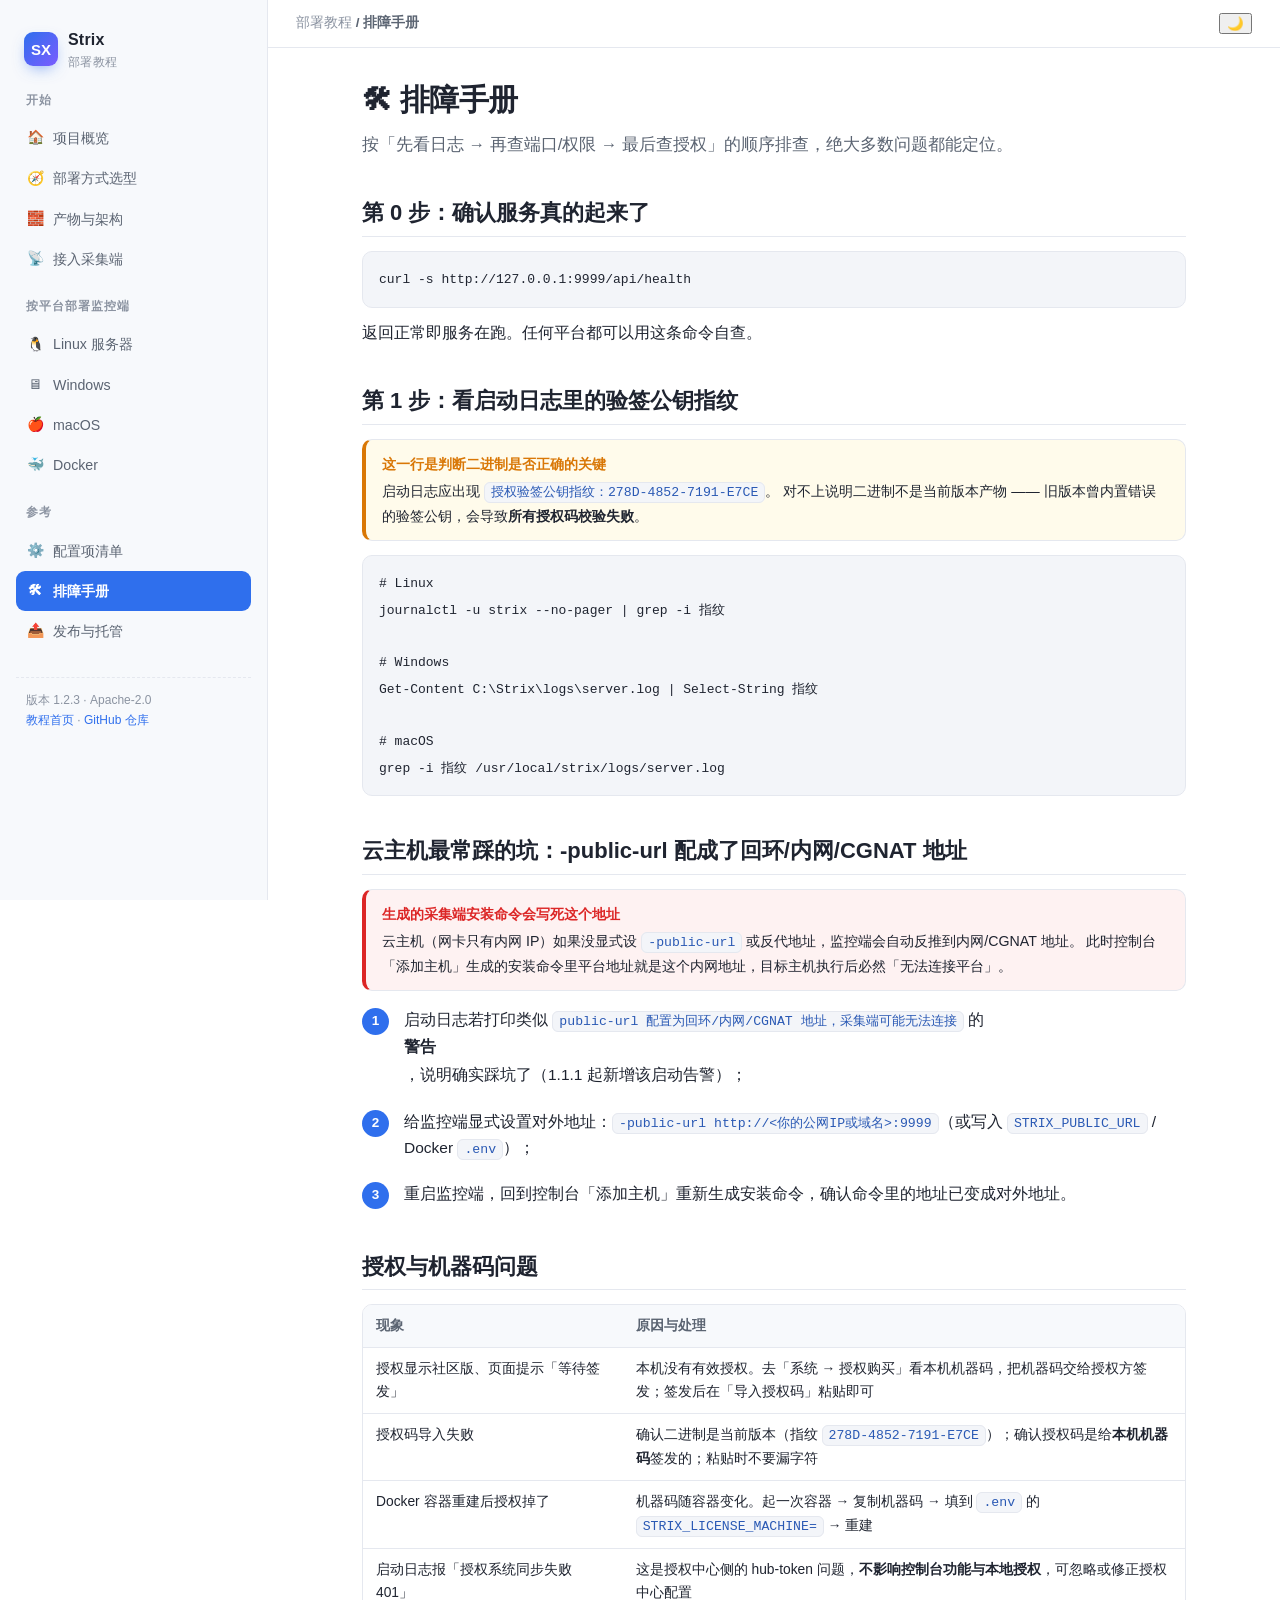
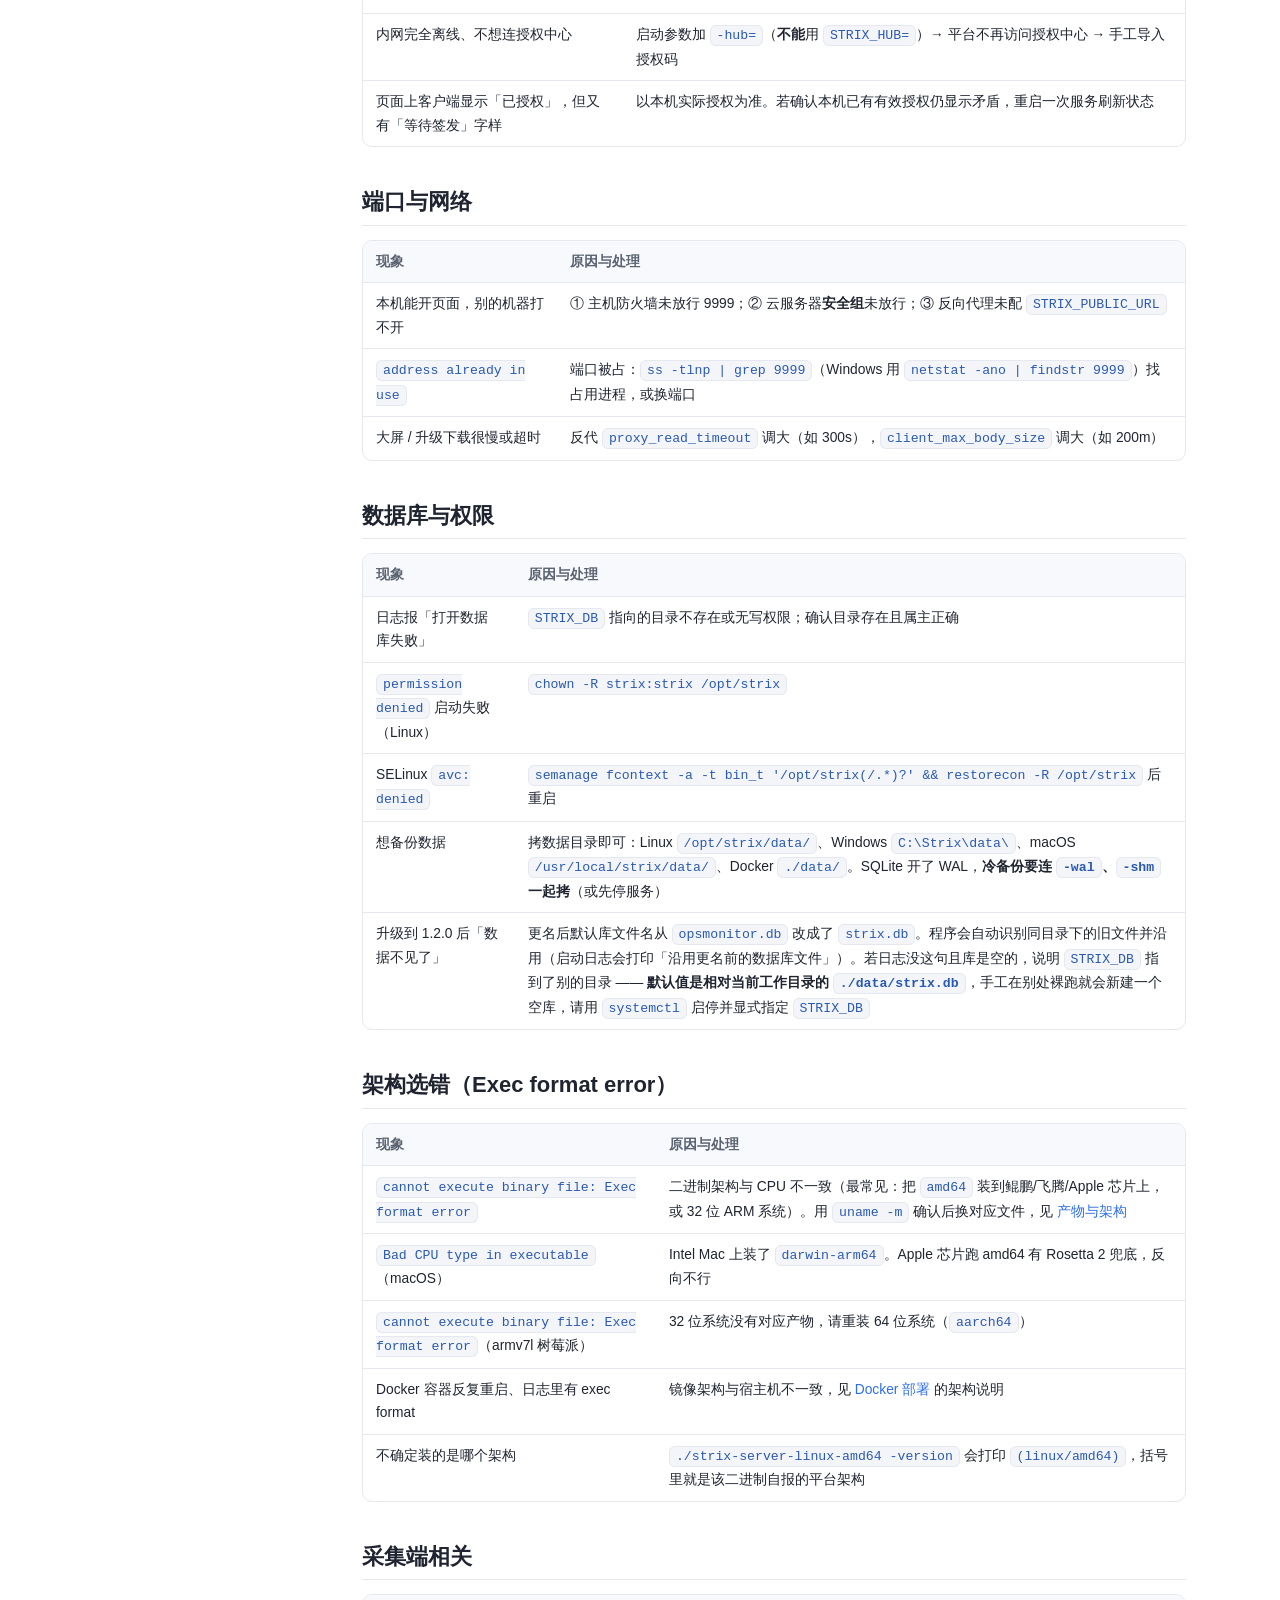
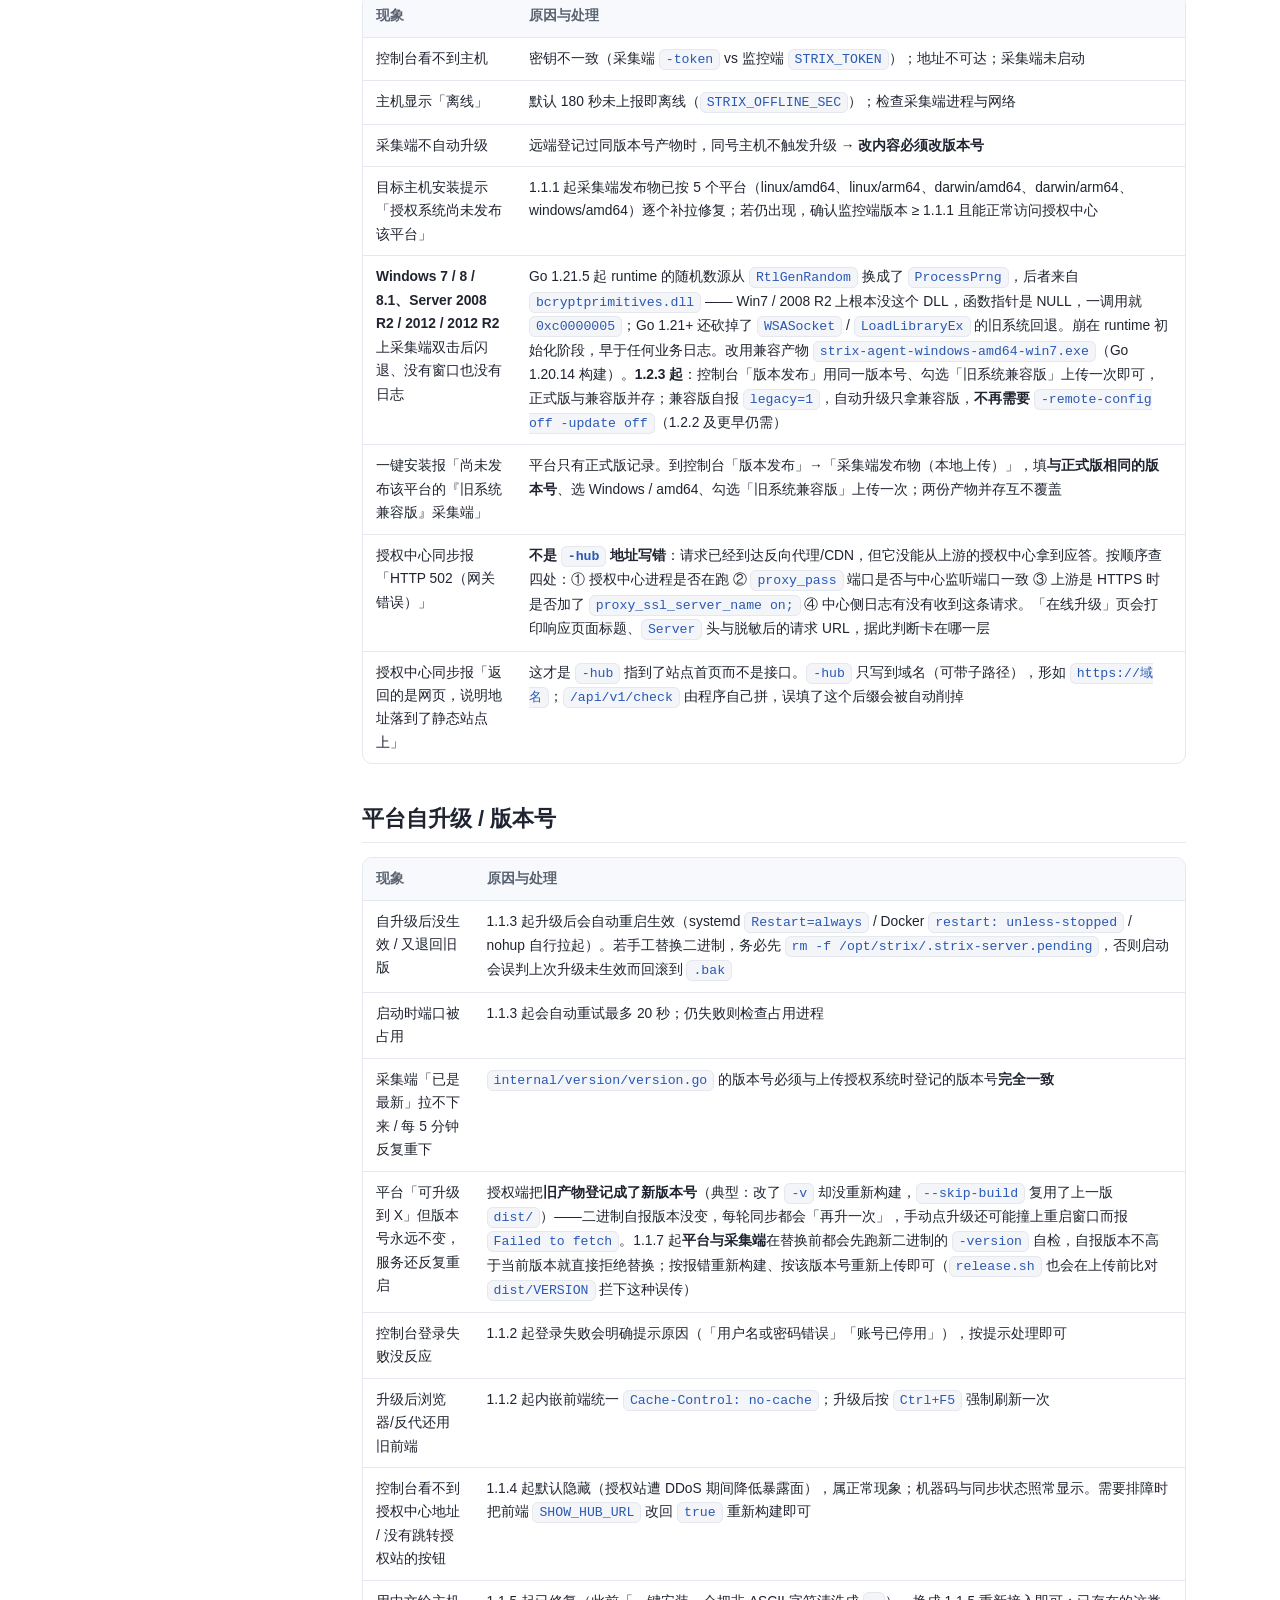
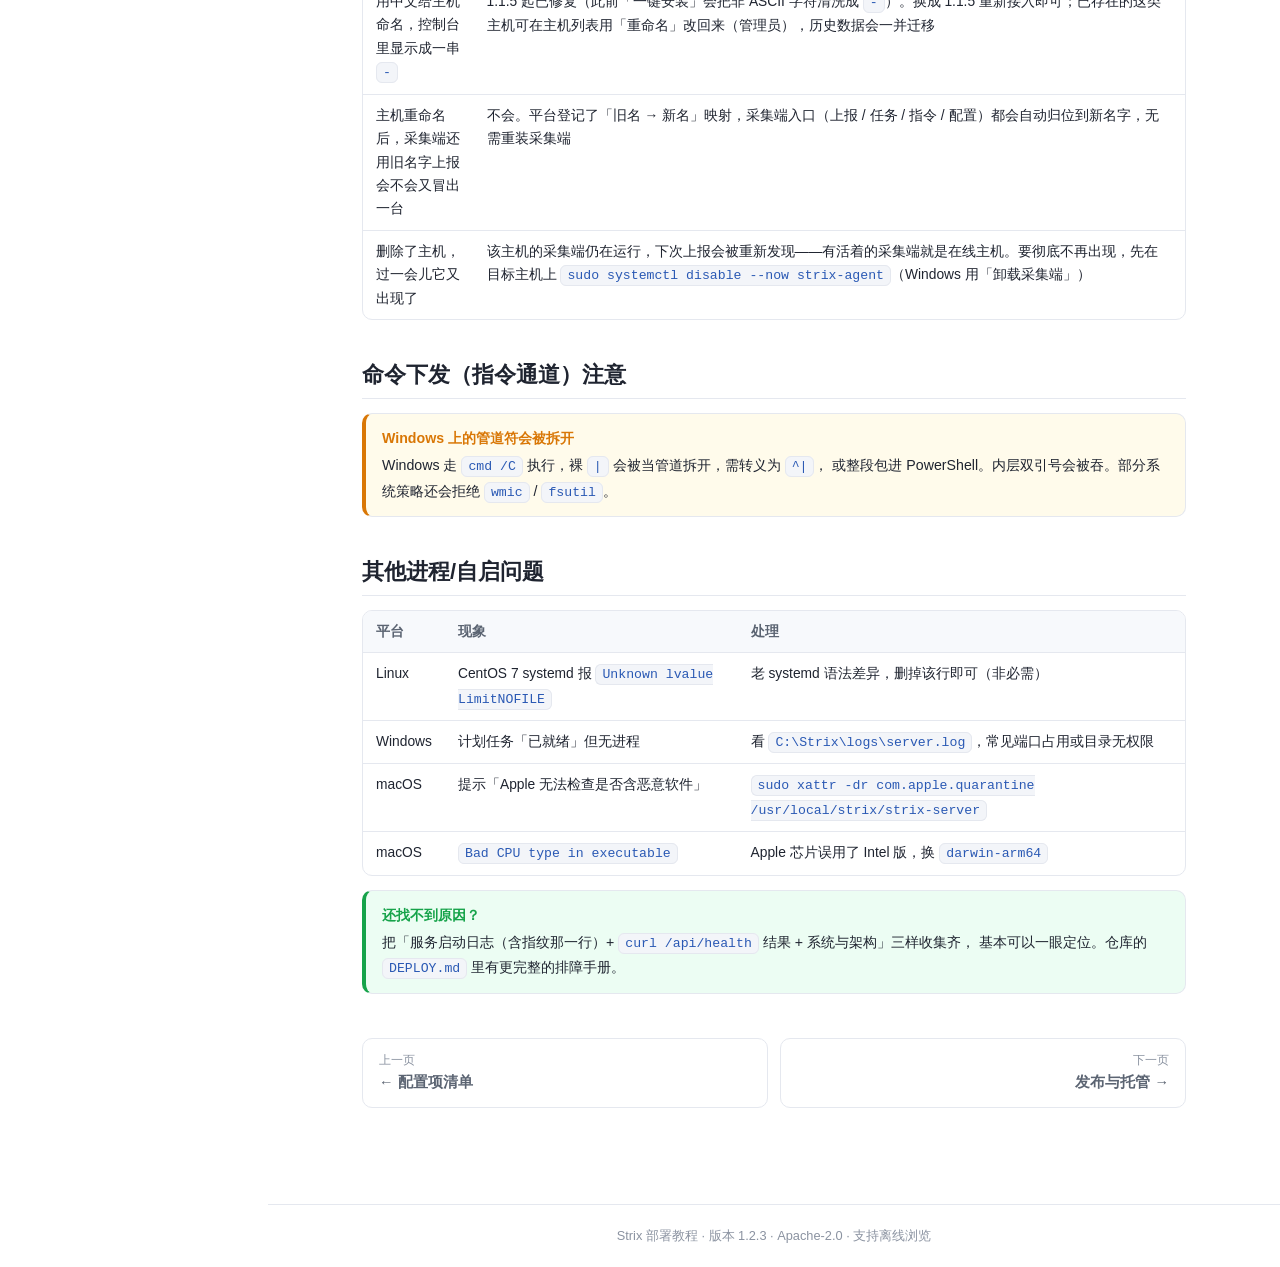
<file: troubleshoot.html>
<!DOCTYPE html>
<html lang="zh-CN" data-theme="light">
<head>
<meta charset="UTF-8">
<meta name="viewport" content="width=device-width, initial-scale=1">
<title>排障手册 · Strix 部署教程</title>
<link rel="icon" type="image/svg+xml" href="assets/favicon.svg">
<link rel="stylesheet" href="assets/style.css">
</head>
<body data-title="排障手册">
<div class="layout">
  <aside class="sidebar" id="sidebar"></aside>
  <div class="main">
    <header class="topbar">
      <button class="menu-toggle" id="menu-toggle" aria-label="菜单">☰</button>
      <span class="crumb" id="crumb"></span>
      <span class="spacer"></span>
      <button class="menu-toggle" id="theme-toggle" aria-label="切换主题">🌙</button>
    </header>

    <div class="content">
      <h1>🛠 排障手册</h1>
      <p class="lead">按「先看日志 → 再查端口/权限 → 最后查授权」的顺序排查，绝大多数问题都能定位。</p>

      <h2>第 0 步：确认服务真的起来了</h2>
      <pre><code>curl -s http://127.0.0.1:9999/api/health</code></pre>
      <p>返回正常即服务在跑。任何平台都可以用这条命令自查。</p>

      <h2>第 1 步：看启动日志里的验签公钥指纹</h2>
      <div class="callout warn">
        <span class="t">这一行是判断二进制是否正确的关键</span>
        <p>启动日志应出现 <code>授权验签公钥指纹：278D-4852-7191-E7CE</code>。
        对不上说明二进制不是当前版本产物 —— 旧版本曾内置错误的验签公钥，会导致<b>所有授权码校验失败</b>。</p>
      </div>
      <pre><code># Linux
journalctl -u strix --no-pager | grep -i 指纹

# Windows
Get-Content C:\Strix\logs\server.log | Select-String 指纹

# macOS
grep -i 指纹 /usr/local/strix/logs/server.log</code></pre>

      <h2>云主机最常踩的坑：-public-url 配成了回环/内网/CGNAT 地址</h2>
      <div class="callout danger">
        <span class="t">生成的采集端安装命令会写死这个地址</span>
        <p>云主机（网卡只有内网 IP）如果没显式设 <code>-public-url</code> 或反代地址，监控端会自动反推到内网/CGNAT 地址。
        此时控制台「添加主机」生成的安装命令里平台地址就是这个内网地址，目标主机执行后必然「无法连接平台」。</p>
      </div>
      <ol class="steps">
        <li>启动日志若打印类似 <code>public-url 配置为回环/内网/CGNAT 地址，采集端可能无法连接</code> 的<b>警告</b>，说明确实踩坑了（1.1.1 起新增该启动告警）；</li>
        <li>给监控端显式设置对外地址：<code>-public-url http://&lt;你的公网IP或域名&gt;:9999</code>（或写入 <code>STRIX_PUBLIC_URL</code> / Docker <code>.env</code>）；</li>
        <li>重启监控端，回到控制台「添加主机」重新生成安装命令，确认命令里的地址已变成对外地址。</li>
      </ol>

      <h2>授权与机器码问题</h2>
      <div class="table-wrap">
        <table>
          <thead><tr><th>现象</th><th>原因与处理</th></tr></thead>
          <tbody>
            <tr><td>授权显示社区版、页面提示「等待签发」</td><td>本机没有有效授权。去「系统 → 授权购买」看本机机器码，把机器码交给授权方签发；签发后在「导入授权码」粘贴即可</td></tr>
            <tr><td>授权码导入失败</td><td>确认二进制是当前版本（指纹 <code>278D-4852-7191-E7CE</code>）；确认授权码是给<b>本机机器码</b>签发的；粘贴时不要漏字符</td></tr>
            <tr><td>Docker 容器重建后授权掉了</td><td>机器码随容器变化。起一次容器 → 复制机器码 → 填到 <code>.env</code> 的 <code>STRIX_LICENSE_MACHINE=</code> → 重建</td></tr>
            <tr><td>启动日志报「授权系统同步失败 401」</td><td>这是授权中心侧的 hub-token 问题，<b>不影响控制台功能与本地授权</b>，可忽略或修正授权中心配置</td></tr>
            <tr><td>内网完全离线、不想连授权中心</td><td>启动参数加 <code>-hub=</code>（<b>不能</b>用 <code>STRIX_HUB=</code>）→ 平台不再访问授权中心 → 手工导入授权码</td></tr>
            <tr><td>页面上客户端显示「已授权」，但又有「等待签发」字样</td><td>以本机实际授权为准。若确认本机已有有效授权仍显示矛盾，重启一次服务刷新状态</td></tr>
          </tbody>
        </table>
      </div>

      <h2>端口与网络</h2>
      <div class="table-wrap">
        <table>
          <thead><tr><th>现象</th><th>原因与处理</th></tr></thead>
          <tbody>
            <tr><td>本机能开页面，别的机器打不开</td><td>① 主机防火墙未放行 9999；② 云服务器<b>安全组</b>未放行；③ 反向代理未配 <code>STRIX_PUBLIC_URL</code></td></tr>
            <tr><td><code>address already in use</code></td><td>端口被占：<code>ss -tlnp | grep 9999</code>（Windows 用 <code>netstat -ano | findstr 9999</code>）找占用进程，或换端口</td></tr>
            <tr><td>大屏 / 升级下载很慢或超时</td><td>反代 <code>proxy_read_timeout</code> 调大（如 300s），<code>client_max_body_size</code> 调大（如 200m）</td></tr>
          </tbody>
        </table>
      </div>

      <h2>数据库与权限</h2>
      <div class="table-wrap">
        <table>
          <thead><tr><th>现象</th><th>原因与处理</th></tr></thead>
          <tbody>
            <tr><td>日志报「打开数据库失败」</td><td><code>STRIX_DB</code> 指向的目录不存在或无写权限；确认目录存在且属主正确</td></tr>
            <tr><td><code>permission denied</code> 启动失败（Linux）</td><td><code>chown -R strix:strix /opt/strix</code></td></tr>
            <tr><td>SELinux <code>avc: denied</code></td><td><code>semanage fcontext -a -t bin_t '/opt/strix(/.*)?' &amp;&amp; restorecon -R /opt/strix</code> 后重启</td></tr>
            <tr><td>想备份数据</td><td>拷数据目录即可：Linux <code>/opt/strix/data/</code>、Windows <code>C:\Strix\data\</code>、macOS <code>/usr/local/strix/data/</code>、Docker <code>./data/</code>。SQLite 开了 WAL，<b>冷备份要连 <code>-wal</code>、<code>-shm</code> 一起拷</b>（或先停服务）</td></tr>
            <tr><td>升级到 1.2.0 后「数据不见了」</td><td>更名后默认库文件名从 <code>opsmonitor.db</code> 改成了 <code>strix.db</code>。程序会自动识别同目录下的旧文件并沿用（启动日志会打印「沿用更名前的数据库文件」）。若日志没这句且库是空的，说明 <code>STRIX_DB</code> 指到了别的目录 —— <b>默认值是相对当前工作目录的 <code>./data/strix.db</code></b>，手工在别处裸跑就会新建一个空库，请用 <code>systemctl</code> 启停并显式指定 <code>STRIX_DB</code></td></tr>
          </tbody>
        </table>
      </div>

      <h2>架构选错（Exec format error）</h2>
      <div class="table-wrap">
        <table>
          <thead><tr><th>现象</th><th>原因与处理</th></tr></thead>
          <tbody>
            <tr><td><code>cannot execute binary file: Exec format error</code></td><td>二进制架构与 CPU 不一致（最常见：把 <code>amd64</code> 装到鲲鹏/飞腾/Apple 芯片上，或 32 位 ARM 系统）。用 <code>uname -m</code> 确认后换对应文件，见 <a href="download.html">产物与架构</a></td></tr>
            <tr><td><code>Bad CPU type in executable</code>（macOS）</td><td>Intel Mac 上装了 <code>darwin-arm64</code>。Apple 芯片跑 amd64 有 Rosetta 2 兜底，反向不行</td></tr>
            <tr><td><code>cannot execute binary file: Exec format error</code>（armv7l 树莓派）</td><td>32 位系统没有对应产物，请重装 64 位系统（<code>aarch64</code>）</td></tr>
            <tr><td>Docker 容器反复重启、日志里有 exec format</td><td>镜像架构与宿主机不一致，见 <a href="docker.html">Docker 部署</a> 的架构说明</td></tr>
            <tr><td>不确定装的是哪个架构</td><td><code>./strix-server-linux-amd64 -version</code> 会打印 <code>(linux/amd64)</code>，括号里就是该二进制自报的平台架构</td></tr>
          </tbody>
        </table>
      </div>

      <h2>采集端相关</h2>
      <div class="table-wrap">
        <table>
          <thead><tr><th>现象</th><th>原因与处理</th></tr></thead>
          <tbody>
            <tr><td>控制台看不到主机</td><td>密钥不一致（采集端 <code>-token</code> vs 监控端 <code>STRIX_TOKEN</code>）；地址不可达；采集端未启动</td></tr>
            <tr><td>主机显示「离线」</td><td>默认 180 秒未上报即离线（<code>STRIX_OFFLINE_SEC</code>）；检查采集端进程与网络</td></tr>
            <tr><td>采集端不自动升级</td><td>远端登记过同版本号产物时，同号主机不触发升级 → <b>改内容必须改版本号</b></td></tr>
            <tr><td>目标主机安装提示「授权系统尚未发布该平台」</td><td>1.1.1 起采集端发布物已按 5 个平台（linux/amd64、linux/arm64、darwin/amd64、darwin/arm64、windows/amd64）逐个补拉修复；若仍出现，确认监控端版本 ≥ 1.1.1 且能正常访问授权中心</td></tr>
            <tr><td><b>Windows 7 / 8 / 8.1、Server 2008 R2 / 2012 / 2012 R2</b> 上采集端双击后闪退、没有窗口也没有日志</td><td>Go 1.21.5 起 runtime 的随机数源从 <code>RtlGenRandom</code> 换成了 <code>ProcessPrng</code>，后者来自 <code>bcryptprimitives.dll</code> —— Win7 / 2008 R2 上根本没这个 DLL，函数指针是 NULL，一调用就 <code>0xc0000005</code>；Go 1.21+ 还砍掉了 <code>WSASocket</code> / <code>LoadLibraryEx</code> 的旧系统回退。崩在 runtime 初始化阶段，早于任何业务日志。改用兼容产物 <code>strix-agent-windows-amd64-win7.exe</code>（Go 1.20.14 构建）。<b>1.2.3 起</b>：控制台「版本发布」用同一版本号、勾选「旧系统兼容版」上传一次即可，正式版与兼容版并存；兼容版自报 <code>legacy=1</code>，自动升级只拿兼容版，<b>不再需要</b> <code>-remote-config off -update off</code>（1.2.2 及更早仍需）</td></tr>
            <tr><td>一键安装报「尚未发布该平台的『旧系统兼容版』采集端」</td><td>平台只有正式版记录。到控制台「版本发布」→「采集端发布物（本地上传）」，填<b>与正式版相同的版本号</b>、选 Windows / amd64、勾选「旧系统兼容版」上传一次；两份产物并存互不覆盖</td></tr>
            <tr><td>授权中心同步报「HTTP 502（网关错误）」</td><td><b>不是 <code>-hub</code> 地址写错</b>：请求已经到达反向代理/CDN，但它没能从上游的授权中心拿到应答。按顺序查四处：① 授权中心进程是否在跑 ② <code>proxy_pass</code> 端口是否与中心监听端口一致 ③ 上游是 HTTPS 时是否加了 <code>proxy_ssl_server_name on;</code> ④ 中心侧日志有没有收到这条请求。「在线升级」页会打印响应页面标题、<code>Server</code> 头与脱敏后的请求 URL，据此判断卡在哪一层</td></tr>
            <tr><td>授权中心同步报「返回的是网页，说明地址落到了静态站点上」</td><td>这才是 <code>-hub</code> 指到了站点首页而不是接口。<code>-hub</code> 只写到域名（可带子路径），形如 <code>https://域名</code>；<code>/api/v1/check</code> 由程序自己拼，误填了这个后缀会被自动削掉</td></tr>
          </tbody>
        </table>
      </div>

      <h2>平台自升级 / 版本号</h2>
      <div class="table-wrap">
        <table>
          <thead><tr><th>现象</th><th>原因与处理</th></tr></thead>
          <tbody>
            <tr><td>自升级后没生效 / 又退回旧版</td><td>1.1.3 起升级后会自动重启生效（systemd <code>Restart=always</code> / Docker <code>restart: unless-stopped</code> / nohup 自行拉起）。若手工替换二进制，务必先 <code>rm -f /opt/strix/.strix-server.pending</code>，否则启动会误判上次升级未生效而回滚到 <code>.bak</code></td></tr>
            <tr><td>启动时端口被占用</td><td>1.1.3 起会自动重试最多 20 秒；仍失败则检查占用进程</td></tr>
            <tr><td>采集端「已是最新」拉不下来 / 每 5 分钟反复重下</td><td><code>internal/version/version.go</code> 的版本号必须与上传授权系统时登记的版本号<b>完全一致</b></td></tr>
            <tr><td>平台「可升级到 X」但版本号永远不变，服务还反复重启</td><td>授权端把<b>旧产物登记成了新版本号</b>（典型：改了 <code>-v</code> 却没重新构建，<code>--skip-build</code> 复用了上一版 <code>dist/</code>）——二进制自报版本没变，每轮同步都会「再升一次」，手动点升级还可能撞上重启窗口而报 <code>Failed to fetch</code>。1.1.7 起<b>平台与采集端</b>在替换前都会先跑新二进制的 <code>-version</code> 自检，自报版本不高于当前版本就直接拒绝替换；按报错重新构建、按该版本号重新上传即可（<code>release.sh</code> 也会在上传前比对 <code>dist/VERSION</code> 拦下这种误传）</td></tr>
            <tr><td>控制台登录失败没反应</td><td>1.1.2 起登录失败会明确提示原因（「用户名或密码错误」「账号已停用」），按提示处理即可</td></tr>
            <tr><td>升级后浏览器/反代还用旧前端</td><td>1.1.2 起内嵌前端统一 <code>Cache-Control: no-cache</code>；升级后按 <code>Ctrl+F5</code> 强制刷新一次</td></tr>
            <tr><td>控制台看不到授权中心地址 / 没有跳转授权站的按钮</td><td>1.1.4 起默认隐藏（授权站遭 DDoS 期间降低暴露面），属正常现象；机器码与同步状态照常显示。需要排障时把前端 <code>SHOW_HUB_URL</code> 改回 <code>true</code> 重新构建即可</td></tr>
            <tr><td>用中文给主机命名，控制台里显示成一串 <code>-</code></td><td>1.1.5 起已修复（此前「一键安装」会把非 ASCII 字符清洗成 <code>-</code>）。换成 1.1.5 重新接入即可；已存在的这类主机可在主机列表用「重命名」改回来（管理员），历史数据会一并迁移</td></tr>
            <tr><td>主机重命名后，采集端还用旧名字上报会不会又冒出一台</td><td>不会。平台登记了「旧名 → 新名」映射，采集端入口（上报 / 任务 / 指令 / 配置）都会自动归位到新名字，无需重装采集端</td></tr>
            <tr><td>删除了主机，过一会儿它又出现了</td><td>该主机的采集端仍在运行，下次上报会被重新发现——有活着的采集端就是在线主机。要彻底不再出现，先在目标主机上 <code>sudo systemctl disable --now strix-agent</code>（Windows 用「卸载采集端」）</td></tr>
          </tbody>
        </table>
      </div>

      <h2>命令下发（指令通道）注意</h2>
      <div class="callout warn">
        <span class="t">Windows 上的管道符会被拆开</span>
        <p>Windows 走 <code>cmd /C</code> 执行，裸 <code>|</code> 会被当管道拆开，需转义为 <code>^|</code>，
        或整段包进 PowerShell。内层双引号会被吞。部分系统策略还会拒绝 <code>wmic</code> / <code>fsutil</code>。</p>
      </div>

      <h2>其他进程/自启问题</h2>
      <div class="table-wrap">
        <table>
          <thead><tr><th>平台</th><th>现象</th><th>处理</th></tr></thead>
          <tbody>
            <tr><td>Linux</td><td>CentOS 7 systemd 报 <code>Unknown lvalue LimitNOFILE</code></td><td>老 systemd 语法差异，删掉该行即可（非必需）</td></tr>
            <tr><td>Windows</td><td>计划任务「已就绪」但无进程</td><td>看 <code>C:\Strix\logs\server.log</code>，常见端口占用或目录无权限</td></tr>
            <tr><td>macOS</td><td>提示「Apple 无法检查是否含恶意软件」</td><td><code>sudo xattr -dr com.apple.quarantine /usr/local/strix/strix-server</code></td></tr>
            <tr><td>macOS</td><td><code>Bad CPU type in executable</code></td><td>Apple 芯片误用了 Intel 版，换 <code>darwin-arm64</code></td></tr>
          </tbody>
        </table>
      </div>

      <div class="callout tip">
        <span class="t">还找不到原因？</span>
        <p>把「服务启动日志（含指纹那一行）+ <code>curl /api/health</code> 结果 + 系统与架构」三样收集齐，
        基本可以一眼定位。仓库的 <code>DEPLOY.md</code> 里有更完整的排障手册。</p>
      </div>

      <div class="pager">
        <a href="config.html"><span class="lbl">上一页</span><b>← 配置项清单</b></a>
        <a class="next" href="publish.html"><span class="lbl">下一页</span><b>发布与托管 →</b></a>
      </div>
    </div>
    <footer class="foot">Strix 部署教程 · 版本 1.2.3 · Apache-2.0 · 支持离线浏览</footer>
  </div>
</div>
<script src="assets/site.js"></script>
</body>
</html>
</file>
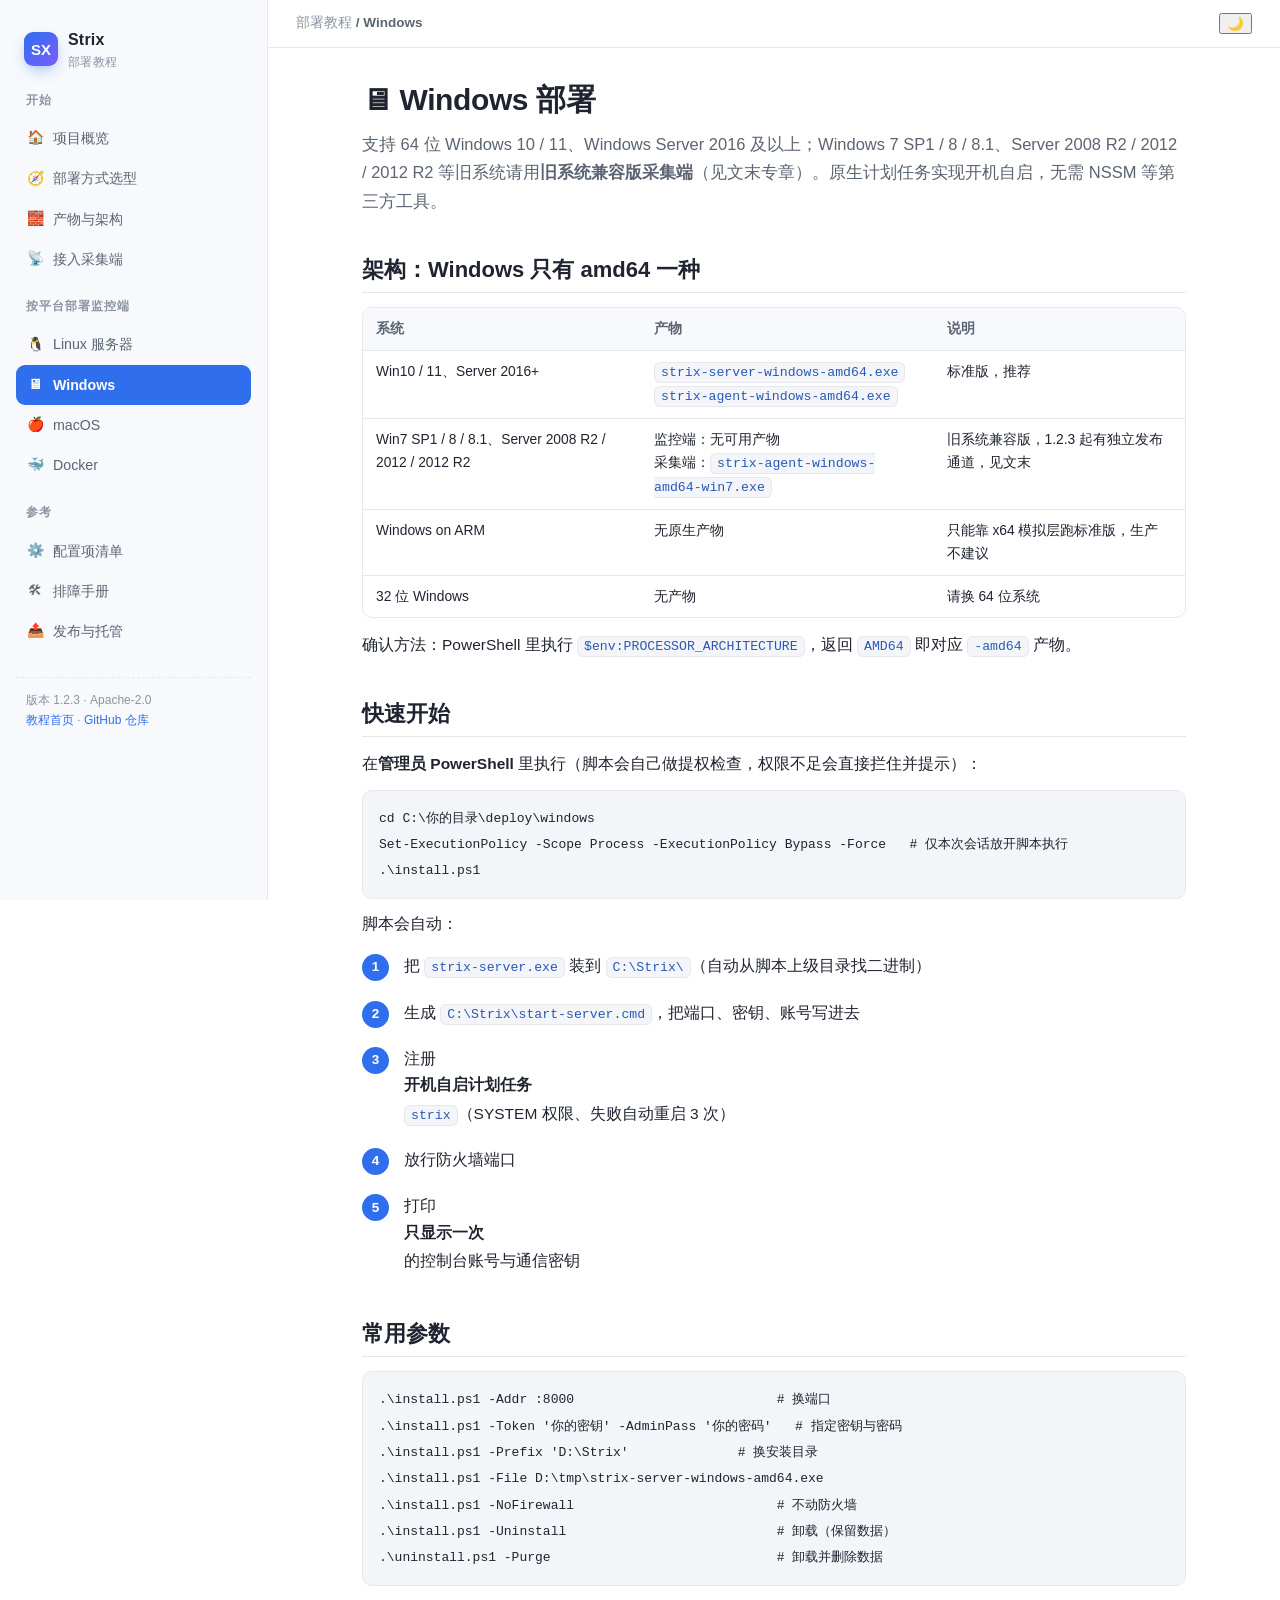
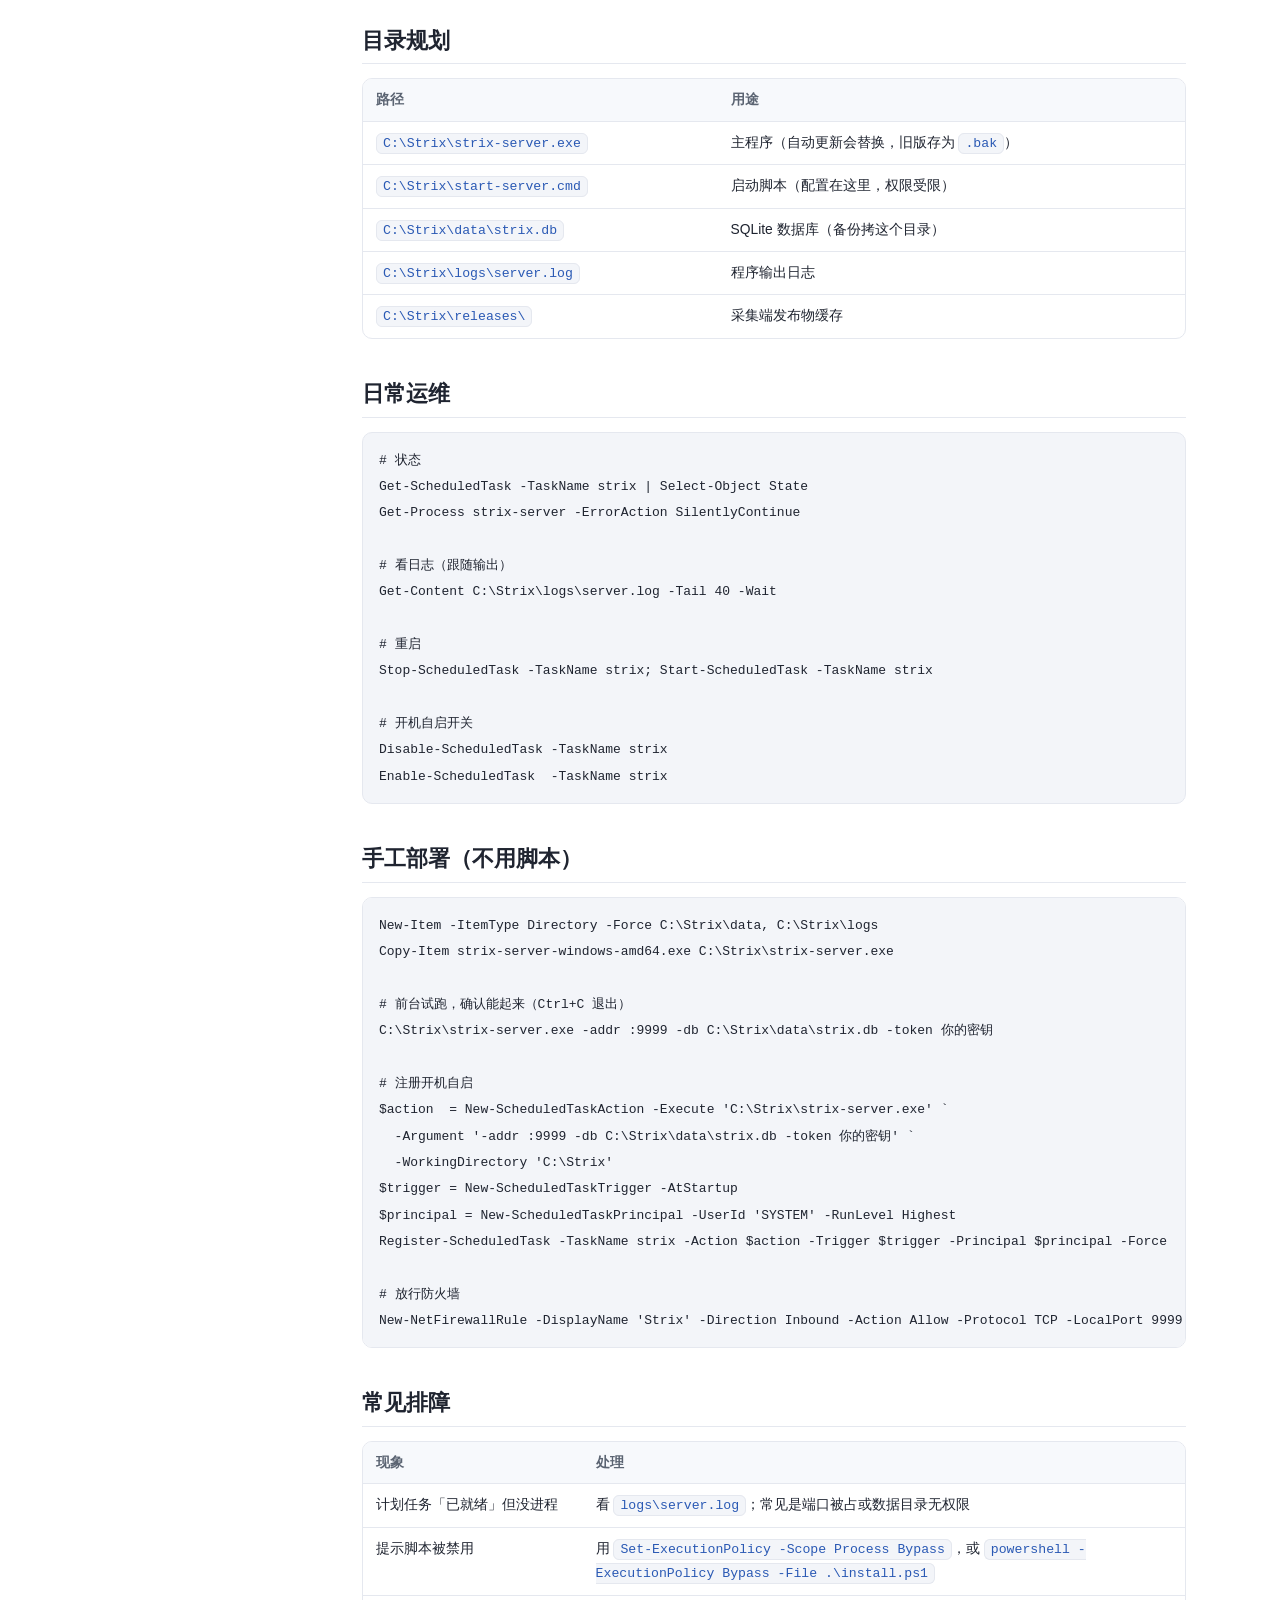
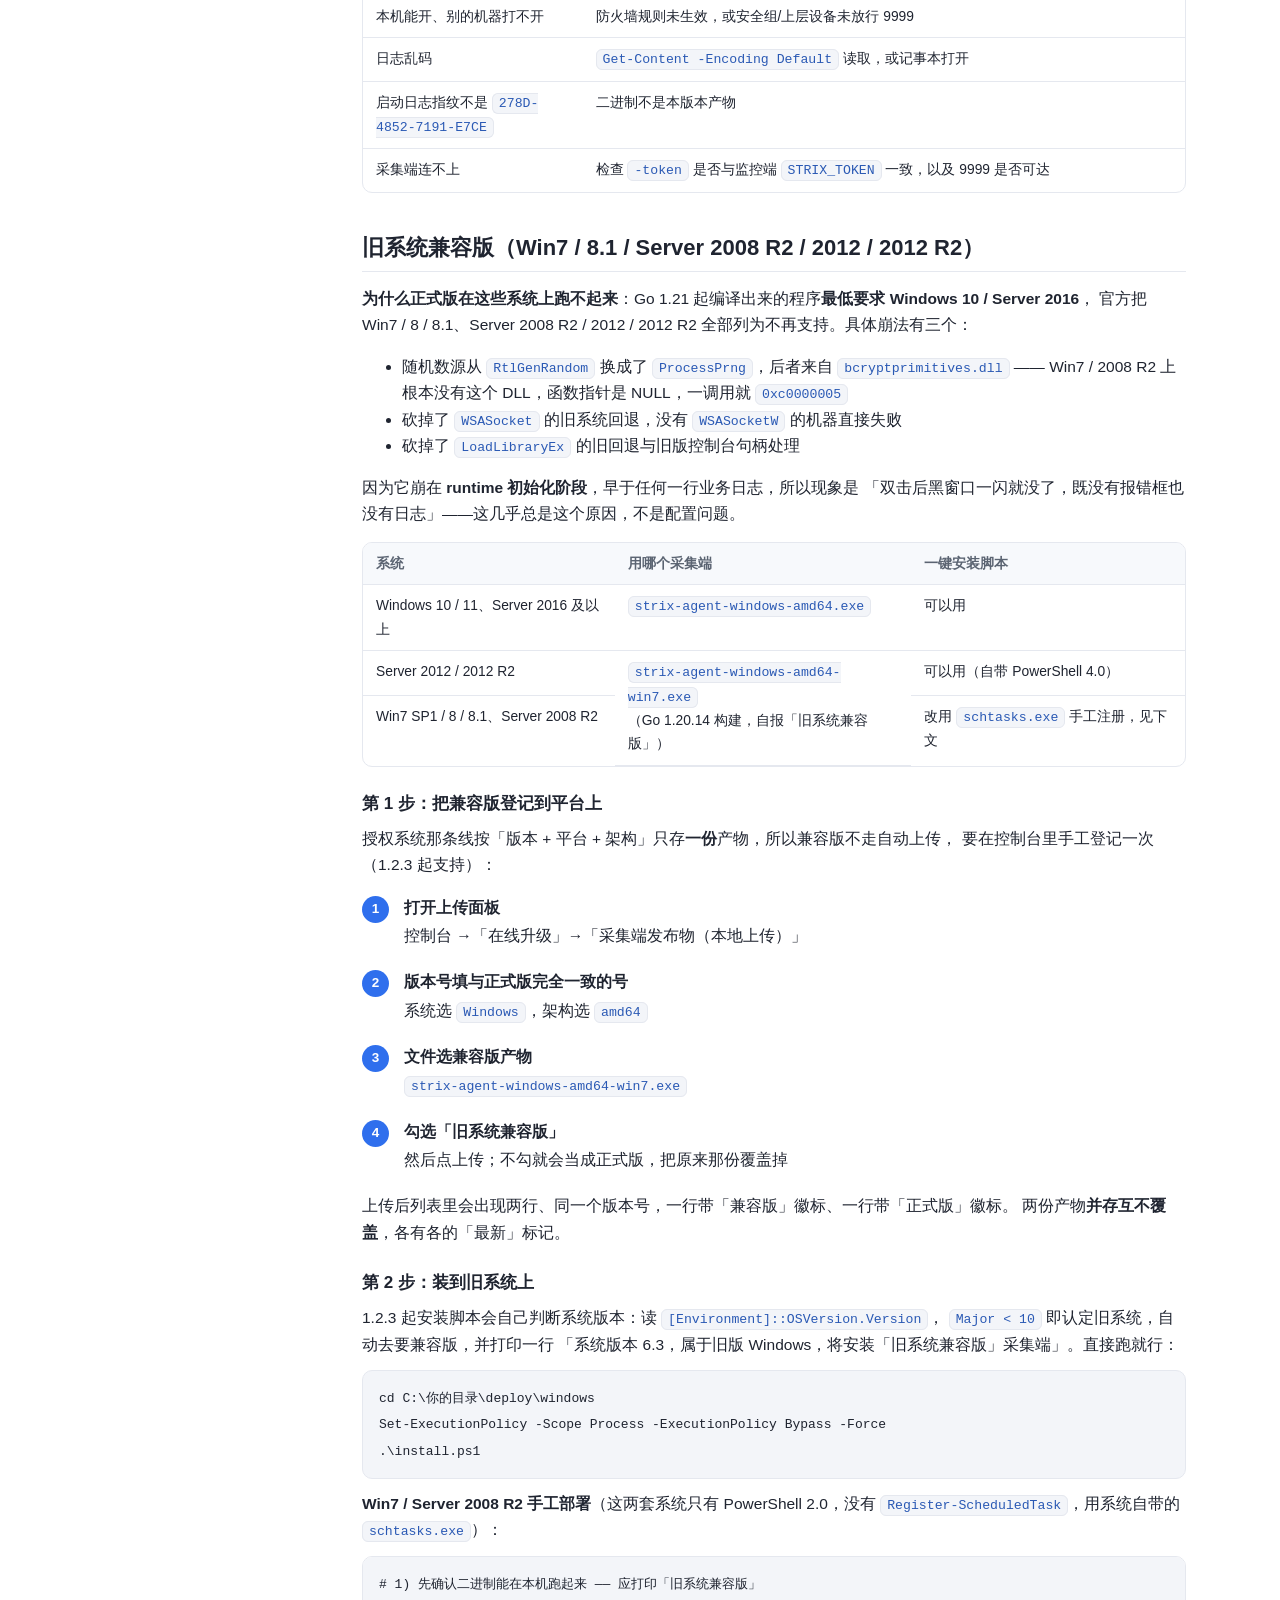
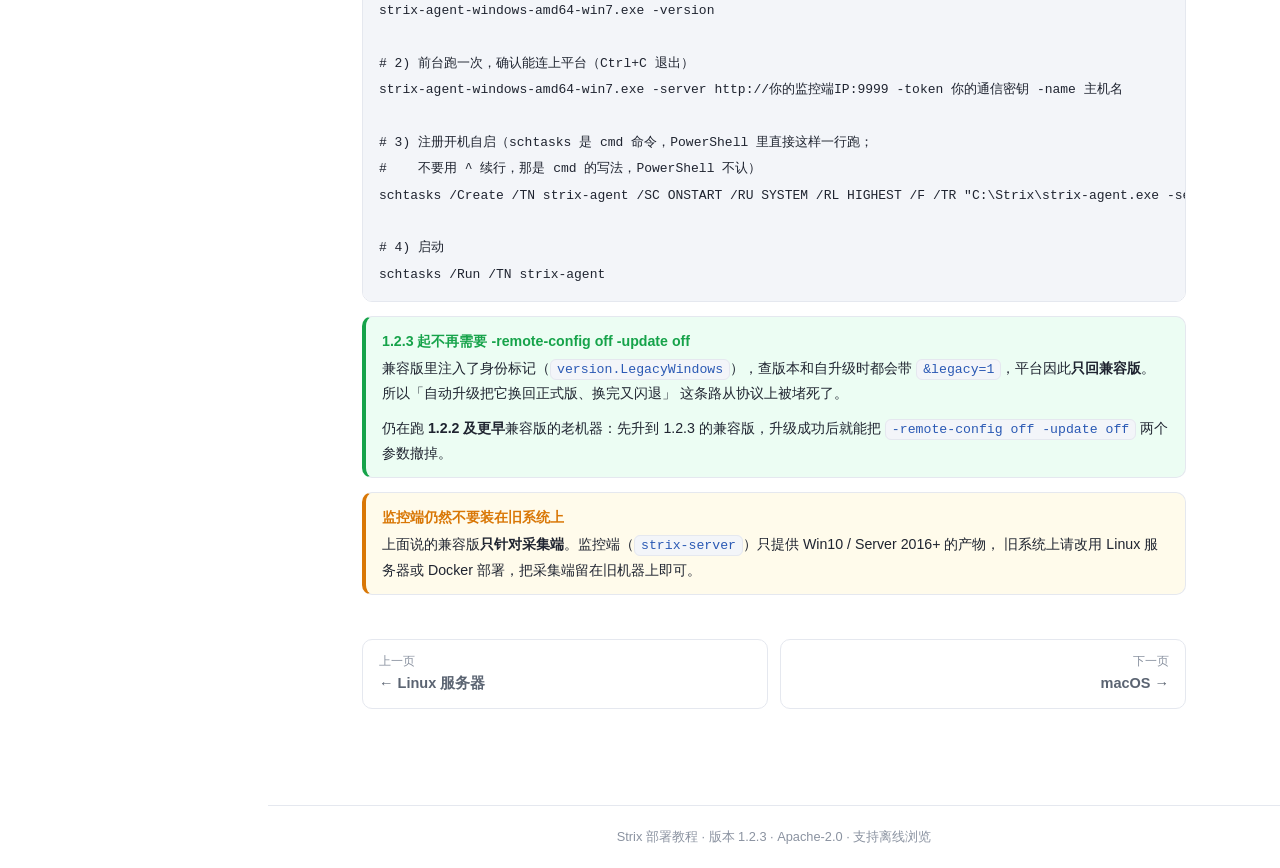
<file: windows.html>
<!DOCTYPE html>
<html lang="zh-CN" data-theme="light">
<head>
<meta charset="UTF-8">
<meta name="viewport" content="width=device-width, initial-scale=1">
<title>Windows 部署 · Strix 部署教程</title>
<link rel="icon" type="image/svg+xml" href="assets/favicon.svg">
<link rel="stylesheet" href="assets/style.css">
</head>
<body data-title="Windows">
<div class="layout">
  <aside class="sidebar" id="sidebar"></aside>
  <div class="main">
    <header class="topbar">
      <button class="menu-toggle" id="menu-toggle" aria-label="菜单">☰</button>
      <span class="crumb" id="crumb"></span>
      <span class="spacer"></span>
      <button class="menu-toggle" id="theme-toggle" aria-label="切换主题">🌙</button>
    </header>

    <div class="content">
      <h1>🖥 Windows 部署</h1>
      <p class="lead">支持 64 位 Windows 10 / 11、Windows Server 2016 及以上；Windows 7 SP1 / 8 / 8.1、Server 2008 R2 / 2012 / 2012 R2 等旧系统请用<b>旧系统兼容版采集端</b>（见文末专章）。原生计划任务实现开机自启，无需 NSSM 等第三方工具。</p>

      <h2>架构：Windows 只有 amd64 一种</h2>
      <div class="table-wrap">
        <table>
          <thead><tr><th>系统</th><th>产物</th><th>说明</th></tr></thead>
          <tbody>
            <tr><td>Win10 / 11、Server 2016+</td><td><code>strix-server-windows-amd64.exe</code><br><code>strix-agent-windows-amd64.exe</code></td><td>标准版，推荐</td></tr>
            <tr><td>Win7 SP1 / 8 / 8.1、Server 2008 R2 / 2012 / 2012 R2</td><td>监控端：无可用产物<br>采集端：<code>strix-agent-windows-amd64-win7.exe</code></td><td>旧系统兼容版，1.2.3 起有独立发布通道，见文末</td></tr>
            <tr><td>Windows on ARM</td><td>无原生产物</td><td>只能靠 x64 模拟层跑标准版，生产不建议</td></tr>
            <tr><td>32 位 Windows</td><td>无产物</td><td>请换 64 位系统</td></tr>
          </tbody>
        </table>
      </div>
      <p>确认方法：PowerShell 里执行 <code>$env:PROCESSOR_ARCHITECTURE</code>，返回 <code>AMD64</code> 即对应
      <code>-amd64</code> 产物。</p>

      <h2>快速开始</h2>
      <p>在<b>管理员 PowerShell</b> 里执行（脚本会自己做提权检查，权限不足会直接拦住并提示）：</p>
      <pre><code>cd C:\你的目录\deploy\windows
Set-ExecutionPolicy -Scope Process -ExecutionPolicy Bypass -Force   # 仅本次会话放开脚本执行
.\install.ps1</code></pre>
      <p>脚本会自动：</p>
      <ol class="steps">
        <li>把 <code>strix-server.exe</code> 装到 <code>C:\Strix\</code>（自动从脚本上级目录找二进制）</li>
        <li>生成 <code>C:\Strix\start-server.cmd</code>，把端口、密钥、账号写进去</li>
        <li>注册<b>开机自启计划任务</b> <code>strix</code>（SYSTEM 权限、失败自动重启 3 次）</li>
        <li>放行防火墙端口</li>
        <li>打印<b>只显示一次</b>的控制台账号与通信密钥</li>
      </ol>

      <h2>常用参数</h2>
      <pre><code>.\install.ps1 -Addr :8000                          # 换端口
.\install.ps1 -Token '你的密钥' -AdminPass '你的密码'   # 指定密钥与密码
.\install.ps1 -Prefix 'D:\Strix'              # 换安装目录
.\install.ps1 -File D:\tmp\strix-server-windows-amd64.exe
.\install.ps1 -NoFirewall                          # 不动防火墙
.\install.ps1 -Uninstall                           # 卸载（保留数据）
.\uninstall.ps1 -Purge                             # 卸载并删除数据</code></pre>

      <h2>目录规划</h2>
      <div class="table-wrap">
        <table>
          <thead><tr><th>路径</th><th>用途</th></tr></thead>
          <tbody>
            <tr><td><code>C:\Strix\strix-server.exe</code></td><td>主程序（自动更新会替换，旧版存为 <code>.bak</code>）</td></tr>
            <tr><td><code>C:\Strix\start-server.cmd</code></td><td>启动脚本（配置在这里，权限受限）</td></tr>
            <tr><td><code>C:\Strix\data\strix.db</code></td><td>SQLite 数据库（备份拷这个目录）</td></tr>
            <tr><td><code>C:\Strix\logs\server.log</code></td><td>程序输出日志</td></tr>
            <tr><td><code>C:\Strix\releases\</code></td><td>采集端发布物缓存</td></tr>
          </tbody>
        </table>
      </div>

      <h2>日常运维</h2>
      <pre><code># 状态
Get-ScheduledTask -TaskName strix | Select-Object State
Get-Process strix-server -ErrorAction SilentlyContinue

# 看日志（跟随输出）
Get-Content C:\Strix\logs\server.log -Tail 40 -Wait

# 重启
Stop-ScheduledTask -TaskName strix; Start-ScheduledTask -TaskName strix

# 开机自启开关
Disable-ScheduledTask -TaskName strix
Enable-ScheduledTask  -TaskName strix</code></pre>

      <h2>手工部署（不用脚本）</h2>
      <pre><code>New-Item -ItemType Directory -Force C:\Strix\data, C:\Strix\logs
Copy-Item strix-server-windows-amd64.exe C:\Strix\strix-server.exe

# 前台试跑，确认能起来（Ctrl+C 退出）
C:\Strix\strix-server.exe -addr :9999 -db C:\Strix\data\strix.db -token 你的密钥

# 注册开机自启
$action  = New-ScheduledTaskAction -Execute 'C:\Strix\strix-server.exe' `
  -Argument '-addr :9999 -db C:\Strix\data\strix.db -token 你的密钥' `
  -WorkingDirectory 'C:\Strix'
$trigger = New-ScheduledTaskTrigger -AtStartup
$principal = New-ScheduledTaskPrincipal -UserId 'SYSTEM' -RunLevel Highest
Register-ScheduledTask -TaskName strix -Action $action -Trigger $trigger -Principal $principal -Force

# 放行防火墙
New-NetFirewallRule -DisplayName 'Strix' -Direction Inbound -Action Allow -Protocol TCP -LocalPort 9999</code></pre>

      <h2>常见排障</h2>
      <div class="table-wrap">
        <table>
          <thead><tr><th>现象</th><th>处理</th></tr></thead>
          <tbody>
            <tr><td>计划任务「已就绪」但没进程</td><td>看 <code>logs\server.log</code>；常见是端口被占或数据目录无权限</td></tr>
            <tr><td>提示脚本被禁用</td><td>用 <code>Set-ExecutionPolicy -Scope Process Bypass</code>，或 <code>powershell -ExecutionPolicy Bypass -File .\install.ps1</code></td></tr>
            <tr><td>本机能开、别的机器打不开</td><td>防火墙规则未生效，或安全组/上层设备未放行 9999</td></tr>
            <tr><td>日志乱码</td><td><code>Get-Content -Encoding Default</code> 读取，或记事本打开</td></tr>
            <tr><td>启动日志指纹不是 <code>278D-4852-7191-E7CE</code></td><td>二进制不是本版本产物</td></tr>
            <tr><td>采集端连不上</td><td>检查 <code>-token</code> 是否与监控端 <code>STRIX_TOKEN</code> 一致，以及 9999 是否可达</td></tr>
          </tbody>
        </table>
      </div>

      <h2>旧系统兼容版（Win7 / 8.1 / Server 2008 R2 / 2012 / 2012 R2）</h2>

      <p><b>为什么正式版在这些系统上跑不起来</b>：Go 1.21 起编译出来的程序<b>最低要求 Windows 10 / Server 2016</b>，
      官方把 Win7 / 8 / 8.1、Server 2008 R2 / 2012 / 2012 R2 全部列为不再支持。具体崩法有三个：</p>
      <ul>
        <li>随机数源从 <code>RtlGenRandom</code> 换成了 <code>ProcessPrng</code>，后者来自
          <code>bcryptprimitives.dll</code> —— Win7 / 2008 R2 上根本没有这个 DLL，函数指针是 NULL，一调用就 <code>0xc0000005</code></li>
        <li>砍掉了 <code>WSASocket</code> 的旧系统回退，没有 <code>WSASocketW</code> 的机器直接失败</li>
        <li>砍掉了 <code>LoadLibraryEx</code> 的旧回退与旧版控制台句柄处理</li>
      </ul>
      <p>因为它崩在 <b>runtime 初始化阶段</b>，早于任何一行业务日志，所以现象是
      「双击后黑窗口一闪就没了，既没有报错框也没有日志」——这几乎总是这个原因，不是配置问题。</p>

      <div class="table-wrap">
        <table>
          <thead><tr><th>系统</th><th>用哪个采集端</th><th>一键安装脚本</th></tr></thead>
          <tbody>
            <tr><td>Windows 10 / 11、Server 2016 及以上</td><td><code>strix-agent-windows-amd64.exe</code></td><td>可以用</td></tr>
            <tr><td>Server 2012 / 2012 R2</td><td rowspan="2"><code>strix-agent-windows-amd64-win7.exe</code><br>（Go 1.20.14 构建，自报「旧系统兼容版」）</td><td>可以用（自带 PowerShell 4.0）</td></tr>
            <tr><td>Win7 SP1 / 8 / 8.1、Server 2008 R2</td><td>改用 <code>schtasks.exe</code> 手工注册，见下文</td></tr>
          </tbody>
        </table>
      </div>

      <h3>第 1 步：把兼容版登记到平台上</h3>
      <p>授权系统那条线按「版本 + 平台 + 架构」只存<b>一份</b>产物，所以兼容版不走自动上传，
      要在控制台里手工登记一次（1.2.3 起支持）：</p>
      <ol class="steps">
        <li><b>打开上传面板</b>控制台 →「在线升级」→「采集端发布物（本地上传）」</li>
        <li><b>版本号填与正式版完全一致的号</b>系统选 <code>Windows</code>，架构选 <code>amd64</code></li>
        <li><b>文件选兼容版产物</b><code>strix-agent-windows-amd64-win7.exe</code></li>
        <li><b>勾选「旧系统兼容版」</b>然后点上传；不勾就会当成正式版，把原来那份覆盖掉</li>
      </ol>
      <p>上传后列表里会出现两行、同一个版本号，一行带「兼容版」徽标、一行带「正式版」徽标。
      两份产物<b>并存互不覆盖</b>，各有各的「最新」标记。</p>

      <h3>第 2 步：装到旧系统上</h3>
      <p>1.2.3 起安装脚本会自己判断系统版本：读 <code>[Environment]::OSVersion.Version</code>，
      <code>Major &lt; 10</code> 即认定旧系统，自动去要兼容版，并打印一行
      「系统版本 6.3，属于旧版 Windows，将安装「旧系统兼容版」采集端」。直接跑就行：</p>
      <pre><code>cd C:\你的目录\deploy\windows
Set-ExecutionPolicy -Scope Process -ExecutionPolicy Bypass -Force
.\install.ps1</code></pre>

      <p><b>Win7 / Server 2008 R2 手工部署</b>（这两套系统只有 PowerShell 2.0，没有
      <code>Register-ScheduledTask</code>，用系统自带的 <code>schtasks.exe</code>）：</p>
      <pre><code># 1) 先确认二进制能在本机跑起来 —— 应打印「旧系统兼容版」
strix-agent-windows-amd64-win7.exe -version

# 2) 前台跑一次，确认能连上平台（Ctrl+C 退出）
strix-agent-windows-amd64-win7.exe -server http://你的监控端IP:9999 -token 你的通信密钥 -name 主机名

# 3) 注册开机自启（schtasks 是 cmd 命令，PowerShell 里直接这样一行跑；
#    不要用 ^ 续行，那是 cmd 的写法，PowerShell 不认）
schtasks /Create /TN strix-agent /SC ONSTART /RU SYSTEM /RL HIGHEST /F /TR "C:\Strix\strix-agent.exe -server http://你的监控端IP:9999 -token 你的通信密钥 -name 主机名"

# 4) 启动
schtasks /Run /TN strix-agent</code></pre>

      <div class="callout tip">
        <span class="t">1.2.3 起不再需要 -remote-config off -update off</span>
        <p>兼容版里注入了身份标记（<code>version.LegacyWindows</code>），查版本和自升级时都会带
        <code>&amp;legacy=1</code>，平台因此<b>只回兼容版</b>。所以「自动升级把它换回正式版、换完又闪退」
        这条路从协议上被堵死了。</p>
        <p>仍在跑 <b>1.2.2 及更早</b>兼容版的老机器：先升到 1.2.3 的兼容版，升级成功后就能把
        <code>-remote-config off -update off</code> 两个参数撤掉。</p>
      </div>

      <div class="callout warn">
        <span class="t">监控端仍然不要装在旧系统上</span>
        <p>上面说的兼容版<b>只针对采集端</b>。监控端（<code>strix-server</code>）只提供 Win10 / Server 2016+ 的产物，
        旧系统上请改用 Linux 服务器或 Docker 部署，把采集端留在旧机器上即可。</p>
      </div>

      <div class="pager">
        <a href="linux.html"><span class="lbl">上一页</span><b>← Linux 服务器</b></a>
        <a class="next" href="macos.html"><span class="lbl">下一页</span><b>macOS →</b></a>
      </div>
    </div>
    <footer class="foot">Strix 部署教程 · 版本 1.2.3 · Apache-2.0 · 支持离线浏览</footer>
  </div>
</div>
<script src="assets/site.js"></script>
</body>
</html>
</file>
<file: assets/style.css>
/* OpsMonitor 部署教程 · 静态站点样式
   纯本地、零外部依赖，双击 index.html 即可离线浏览 */

:root {
  --primary: #2f6fed;
  --primary-weak: #eaf1ff;
  --primary-strong: #1c50c0;
  --text: #1f2430;
  --text-soft: #5b6472;
  --text-mute: #8b93a1;
  --bg: #ffffff;
  --bg-soft: #f7f9fc;
  --bg-code: #f3f5f9;
  --border: #e5e8ef;
  --card: #ffffff;
  --ok: #16a34a;
  --warn: #d97706;
  --danger: #dc2626;
  --ok-bg: #ecfdf3;
  --warn-bg: #fffbeb;
  --danger-bg: #fef2f2;
  --sidebar-w: 268px;
  --content-w: 880px;
  --radius: 12px;
  --shadow: 0 1px 2px rgba(16,24,40,.04), 0 8px 24px -12px rgba(16,24,40,.14);
  --mono: ui-monospace, SFMono-Regular, "JetBrains Mono", Menlo, Consolas, "Courier New", monospace;
  --sans: -apple-system, BlinkMacSystemFont, "Segoe UI", "PingFang SC", "Hiragino Sans GB",
          "Microsoft YaHei", "Source Han Sans SC", sans-serif;
}

html[data-theme="dark"] {
  --primary: #6b9bff;
  --primary-weak: #1b2740;
  --primary-strong: #8fb3ff;
  --text: #e8ecf4;
  --text-soft: #aab3c2;
  --text-mute: #7c879a;
  --bg: #0f131b;
  --bg-soft: #151a24;
  --bg-code: #1a2130;
  --border: #262e3d;
  --card: #151b26;
  --ok-bg: #10231a;
  --warn-bg: #241d10;
  --danger-bg: #2a1414;
  --shadow: 0 1px 2px rgba(0,0,0,.3), 0 10px 30px -14px rgba(0,0,0,.6);
}

* { box-sizing: border-box; }

html { scroll-behavior: smooth; }

body {
  margin: 0;
  font-family: var(--sans);
  color: var(--text);
  background: var(--bg);
  line-height: 1.7;
  font-size: 15.5px;
  -webkit-font-smoothing: antialiased;
}

a { color: var(--primary); text-decoration: none; }
a:hover { text-decoration: underline; }

/* ---------- 布局 ---------- */
.layout { display: flex; min-height: 100vh; }

.sidebar {
  width: var(--sidebar-w);
  flex: 0 0 var(--sidebar-w);
  border-right: 1px solid var(--border);
  background: var(--bg-soft);
  position: sticky;
  top: 0;
  height: 100vh;
  overflow-y: auto;
  padding: 22px 16px 40px;
}

.main { flex: 1 1 auto; min-width: 0; display: flex; flex-direction: column; }

.topbar {
  position: sticky; top: 0; z-index: 20;
  display: flex; align-items: center; gap: 12px;
  padding: 12px 28px;
  background: color-mix(in srgb, var(--bg) 88%, transparent);
  backdrop-filter: saturate(180%) blur(10px);
  border-bottom: 1px solid var(--border);
}
.topbar .crumb { font-size: 13.5px; color: var(--text-mute); }
.topbar .crumb b { color: var(--text-soft); font-weight: 600; }
.topbar .spacer { flex: 1; }

.content {
  width: 100%; max-width: var(--content-w);
  margin: 0 auto; padding: 32px 28px 96px;
}

/* ---------- 侧栏品牌 ---------- */
.brand { display: flex; align-items: center; gap: 10px; padding: 4px 8px 18px; }
.brand .logo {
  width: 34px; height: 34px; border-radius: 9px;
  background: linear-gradient(135deg, #2f6fed, #7b5cff);
  display: grid; place-items: center; color: #fff; font-weight: 800; font-size: 15px;
  box-shadow: 0 6px 16px -6px rgba(47,111,237,.7);
}
.brand .name { font-weight: 800; font-size: 16px; letter-spacing: .2px; }
.brand .name small { display: block; font-weight: 500; font-size: 11.5px; color: var(--text-mute); letter-spacing: .4px; }

.nav-group { margin-bottom: 18px; }
.nav-group > .g-title {
  font-size: 11.5px; font-weight: 700; letter-spacing: .09em; text-transform: uppercase;
  color: var(--text-mute); padding: 0 10px 8px;
}
.nav-item {
  display: flex; align-items: center; gap: 9px;
  padding: 8px 10px; border-radius: 9px;
  color: var(--text-soft); font-size: 14.2px; font-weight: 500;
  transition: background .15s, color .15s;
}
.nav-item:hover { background: var(--primary-weak); color: var(--primary-strong); text-decoration: none; }
.nav-item.active { background: var(--primary); color: #fff; font-weight: 600; }
.nav-item.active .ico { filter: none; }
.nav-item .ico { width: 18px; text-align: center; font-size: 14px; }

.side-foot { margin-top: 26px; padding: 12px 10px 0; border-top: 1px dashed var(--border); font-size: 12px; color: var(--text-mute); }

/* ---------- 标题 ---------- */
h1, h2, h3, h4 { line-height: 1.35; color: var(--text); }
h1 { font-size: 30px; margin: 0 0 10px; letter-spacing: -.4px; }
h2 { font-size: 22px; margin: 40px 0 14px; padding-bottom: 8px; border-bottom: 1px solid var(--border); }
h3 { font-size: 17px; margin: 26px 0 10px; }
h4 { font-size: 15px; margin: 18px 0 8px; color: var(--text-soft); }
p { margin: 10px 0; }
.lead { font-size: 16.5px; color: var(--text-soft); }

/* ---------- Hero ---------- */
.hero {
  border: 1px solid var(--border);
  border-radius: 16px;
  padding: 30px 30px 26px;
  background:
    radial-gradient(1200px 320px at 100% -30%, color-mix(in srgb, var(--primary) 14%, transparent), transparent 60%),
    var(--card);
  box-shadow: var(--shadow);
  margin-bottom: 26px;
}
.hero h1 { font-size: 34px; }
.hero .lead { max-width: 640px; }
.badges { display: flex; flex-wrap: wrap; gap: 8px; margin: 16px 0 20px; }
.badge {
  font-size: 12.5px; font-weight: 600; padding: 4px 11px; border-radius: 999px;
  background: var(--primary-weak); color: var(--primary-strong); border: 1px solid color-mix(in srgb, var(--primary) 22%, transparent);
}
.badge.g { background: var(--ok-bg); color: var(--ok); border-color: color-mix(in srgb, var(--ok) 25%, transparent); }

.btn-row { display: flex; flex-wrap: wrap; gap: 10px; }
.btn {
  display: inline-flex; align-items: center; gap: 7px;
  padding: 9px 16px; border-radius: 10px; font-weight: 600; font-size: 14.2px;
  border: 1px solid var(--primary); background: var(--primary); color: #fff;
  transition: transform .12s, box-shadow .15s, background .15s; cursor: pointer;
}
.btn:hover { text-decoration: none; background: var(--primary-strong); border-color: var(--primary-strong); transform: translateY(-1px); box-shadow: 0 8px 18px -10px var(--primary); }
.btn.ghost { background: transparent; color: var(--primary); }
.btn.ghost:hover { background: var(--primary-weak); }

/* ---------- 卡片 ---------- */
.grid { display: grid; gap: 16px; }
.grid.c2 { grid-template-columns: repeat(2, 1fr); }
.grid.c3 { grid-template-columns: repeat(3, 1fr); }
.grid.c4 { grid-template-columns: repeat(4, 1fr); }

.card {
  border: 1px solid var(--border); border-radius: var(--radius);
  background: var(--card); padding: 18px 18px 16px; box-shadow: var(--shadow);
  transition: transform .14s, border-color .15s, box-shadow .15s;
}
a.card { color: inherit; display: block; }
a.card:hover { text-decoration: none; transform: translateY(-3px); border-color: color-mix(in srgb, var(--primary) 45%, var(--border)); box-shadow: 0 14px 30px -18px color-mix(in srgb, var(--primary) 60%, transparent); }
.card .c-ico { font-size: 22px; margin-bottom: 8px; }
.card h3 { margin: 2px 0 6px; font-size: 16px; }
.card p { margin: 0; font-size: 13.6px; color: var(--text-soft); }
.card .tag { display: inline-block; margin-top: 10px; font-size: 12px; color: var(--primary-strong); font-weight: 600; }
.card.rainbow { border-left: 4px solid var(--tc, var(--primary)); background: var(--card); background: color-mix(in srgb, var(--tc, var(--primary)) 6%, var(--card)); }

/* ---------- 代码 ---------- */
code {
  font-family: var(--mono); font-size: 13.2px;
  background: var(--bg-code); padding: 2px 6px; border-radius: 6px;
  border: 1px solid var(--border); color: color-mix(in srgb, var(--primary) 70%, var(--text));
}
pre {
  position: relative;
  background: var(--bg-code); border: 1px solid var(--border); border-radius: 10px;
  padding: 14px 46px 14px 16px; overflow-x: auto; margin: 12px 0;
}
pre code { background: none; border: none; padding: 0; color: var(--text); font-size: 13px; line-height: 1.65; }
.copy-btn {
  position: absolute; top: 8px; right: 8px;
  border: 1px solid var(--border); background: var(--card); color: var(--text-mute);
  border-radius: 7px; font-size: 11.5px; padding: 4px 9px; cursor: pointer; font-family: var(--sans);
  opacity: 0; transition: opacity .15s;
}
pre:hover .copy-btn { opacity: 1; }
.copy-btn:hover { color: var(--primary); border-color: var(--primary); }
.copy-btn.done { color: var(--ok); border-color: var(--ok); }

/* ---------- 表格 ---------- */
.table-wrap { overflow-x: auto; border: 1px solid var(--border); border-radius: 10px; margin: 14px 0; }
table { border-collapse: collapse; width: 100%; font-size: 13.8px; }
th, td { padding: 9px 13px; text-align: left; border-bottom: 1px solid var(--border); vertical-align: top; }
th { background: var(--bg-soft); font-weight: 700; color: var(--text-soft); white-space: nowrap; }
tr:last-child td { border-bottom: none; }
tbody tr:hover { background: color-mix(in srgb, var(--primary) 4%, transparent); }

/* ---------- 提示块 ---------- */
.callout {
  border: 1px solid var(--border); border-left: 4px solid var(--primary);
  border-radius: 10px; padding: 12px 16px; margin: 14px 0; background: var(--bg-soft);
  font-size: 14.2px;
}
.callout .t { font-weight: 700; display: block; margin-bottom: 3px; }
.callout.tip { border-left-color: var(--ok); background: var(--ok-bg); }
.callout.tip .t { color: var(--ok); }
.callout.warn { border-left-color: var(--warn); background: var(--warn-bg); }
.callout.warn .t { color: var(--warn); }
.callout.danger { border-left-color: var(--danger); background: var(--danger-bg); }
.callout.danger .t { color: var(--danger); }
.callout p:first-of-type { margin-top: 0; }
.callout p:last-child { margin-bottom: 0; }

/* ---------- 截图 ---------- */
.shots { display: grid; grid-template-columns: repeat(2, 1fr); gap: 14px; margin: 16px 0; }
.shot { border: 1px solid var(--border); border-radius: 10px; overflow: hidden; background: var(--card); box-shadow: var(--shadow); }
.shot img { display: block; width: 100%; height: auto; }
.shot .cap { font-size: 12.5px; color: var(--text-mute); padding: 8px 12px; border-top: 1px solid var(--border); }

/* ---------- 架构图 ---------- */
.arch { border: 1px solid var(--border); border-radius: var(--radius); background: var(--bg-soft); padding: 16px; margin: 16px 0; overflow-x: auto; }
.arch svg { display: block; max-width: 100%; height: auto; }
/* 架构图内的灰阶文字/线条跟随主题（浅色下取值与硬编码一致，深色下自动变亮） */
.arch text[fill="#5b6472"] { fill: var(--text-soft); }
.arch text[fill="#8b93a1"] { fill: var(--text-mute); }
.arch text[fill="#64748b"] { fill: var(--text-soft); }
.arch line[stroke="#8b93a1"] { stroke: var(--text-mute); }
.arch line[stroke="#94a3b8"] { stroke: var(--text-mute); }
.arch marker path[fill="#8b93a1"] { fill: var(--text-mute); }

/* ---------- 步骤 ---------- */
.steps { counter-reset: s; list-style: none; padding: 0; margin: 16px 0; }
.steps > li { position: relative; padding: 0 0 4px 42px; margin-bottom: 16px; }
.steps > li::before {
  counter-increment: s; content: counter(s);
  position: absolute; left: 0; top: 1px;
  width: 27px; height: 27px; border-radius: 50%;
  background: var(--primary); color: #fff; font-weight: 700; font-size: 13.5px;
  display: grid; place-items: center;
}
.steps > li > b { display: block; margin-bottom: 2px; }

/* ---------- 页脚 ---------- */
.foot {
  border-top: 1px solid var(--border); color: var(--text-mute); font-size: 12.8px;
  padding: 20px 28px; text-align: center;
}

/* 上一页 / 下一页 */
.pager { display: flex; justify-content: space-between; gap: 12px; margin-top: 44px; }
.pager a {
  flex: 1; border: 1px solid var(--border); border-radius: 10px; padding: 12px 16px;
  color: var(--text-soft); font-size: 13.6px; background: var(--card);
}
.pager a:hover { border-color: var(--primary); text-decoration: none; color: var(--primary-strong); }
.pager a.next { text-align: right; }
.pager a .lbl { display: block; font-size: 11.5px; color: var(--text-mute); }
.pager a b { font-size: 14.5px; }

/* 移动端 */
.menu-toggle { display: none; }
#theme-toggle { display: inline-grid; } /* 主题按钮始终可见（ID 选择器优先级高于 .menu-toggle） */
@media (max-width: 900px) {
  .sidebar {
    position: fixed; z-index: 60; left: 0; top: 0;
    transform: translateX(-100%); transition: transform .22s; box-shadow: var(--shadow);
  }
  .sidebar.open { transform: translateX(0); }
  .menu-toggle {
    display: inline-grid; place-items: center; width: 36px; height: 36px;
    border: 1px solid var(--border); border-radius: 9px; background: var(--card);
    cursor: pointer; color: var(--text); font-size: 17px;
  }
  .grid.c2, .grid.c3, .grid.c4, .shots { grid-template-columns: 1fr; }
  .content { padding: 22px 16px 80px; }
  .topbar { padding: 10px 16px; }
  .hero { padding: 22px 18px; }
  .hero h1 { font-size: 26px; }
}
</file>
